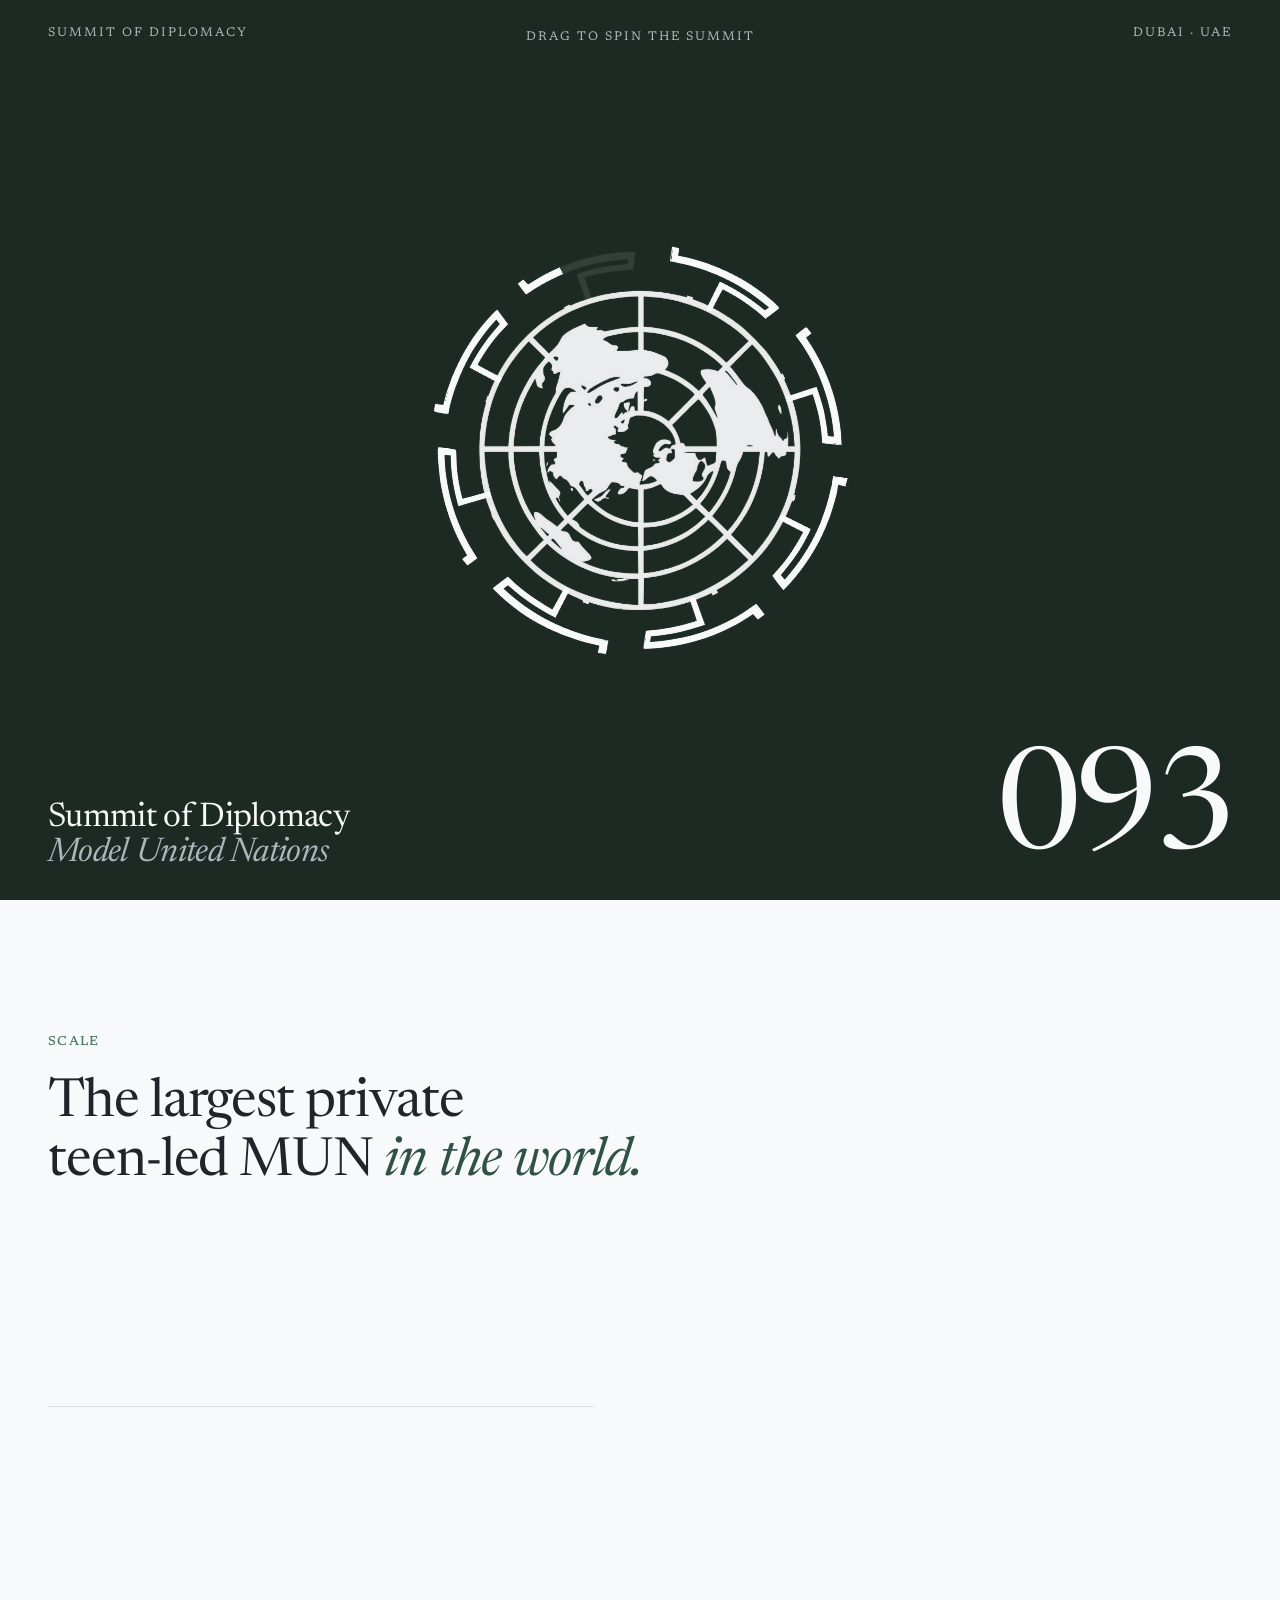
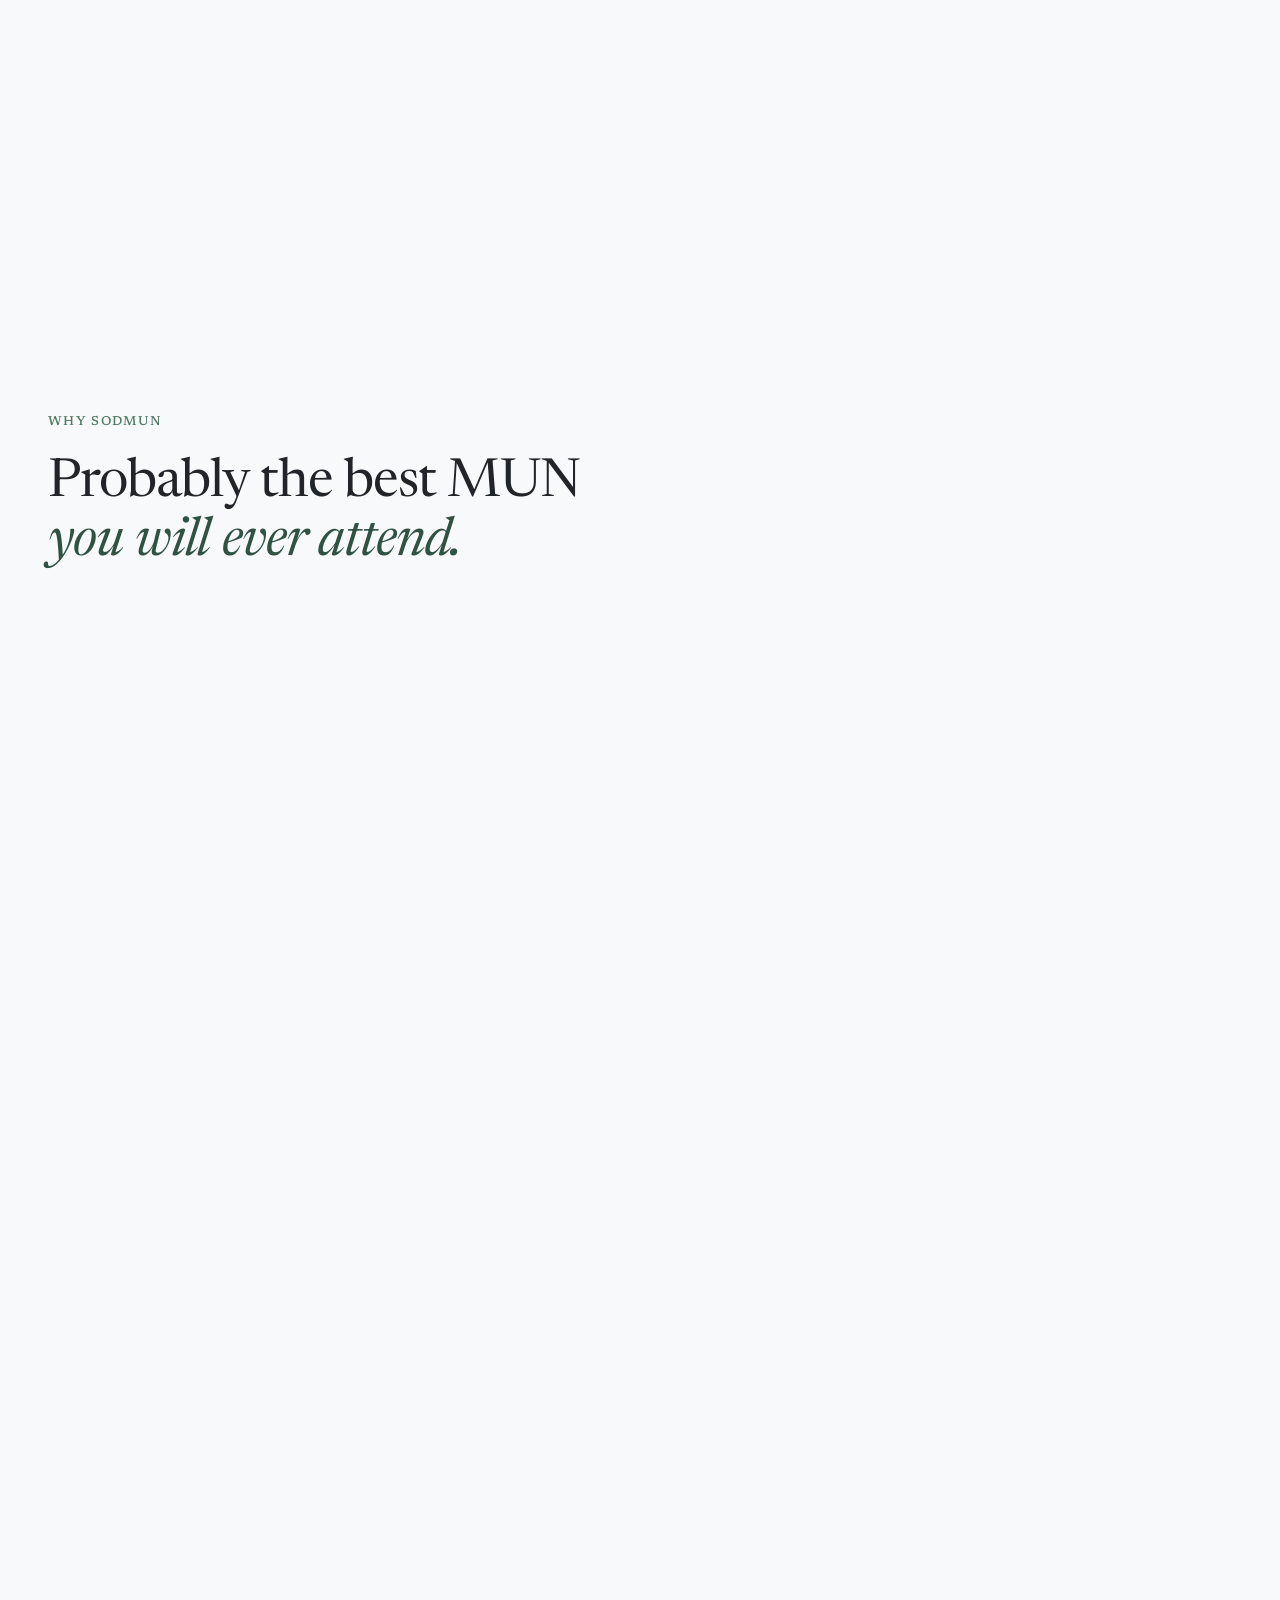
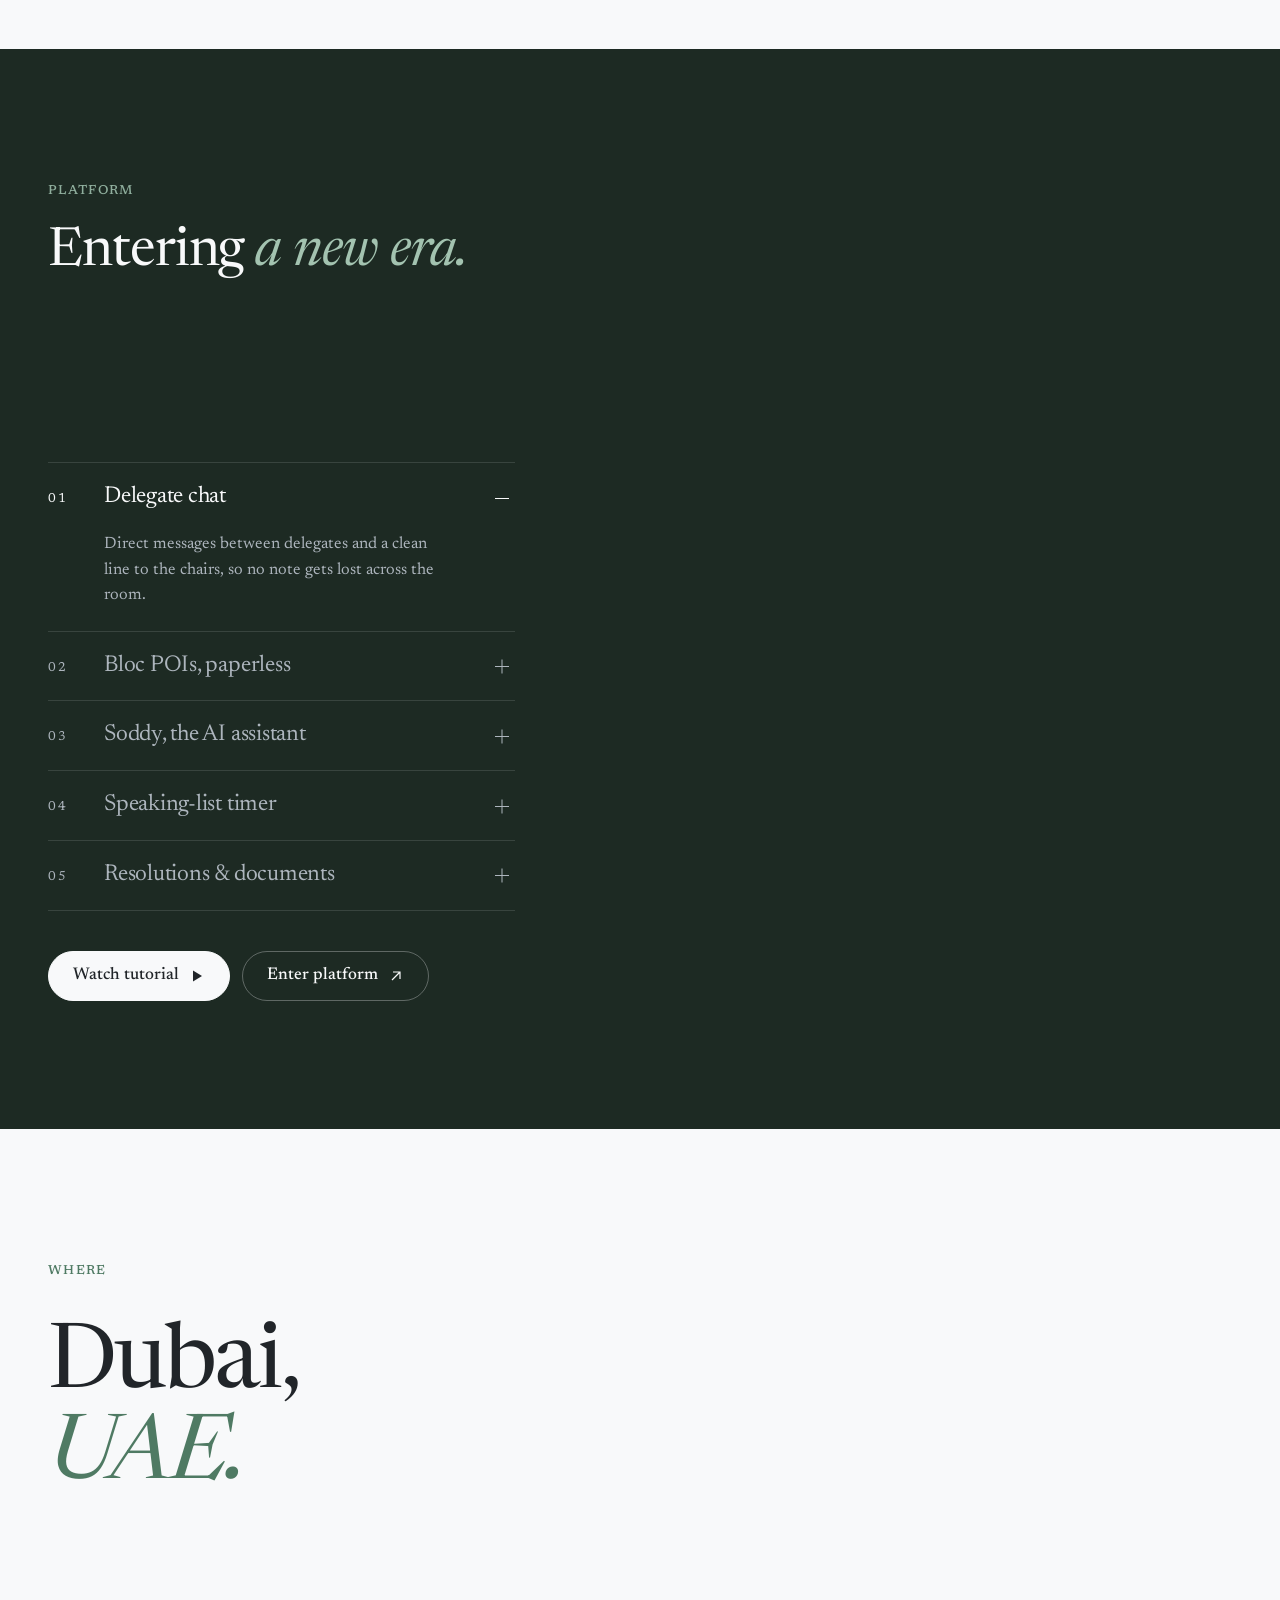
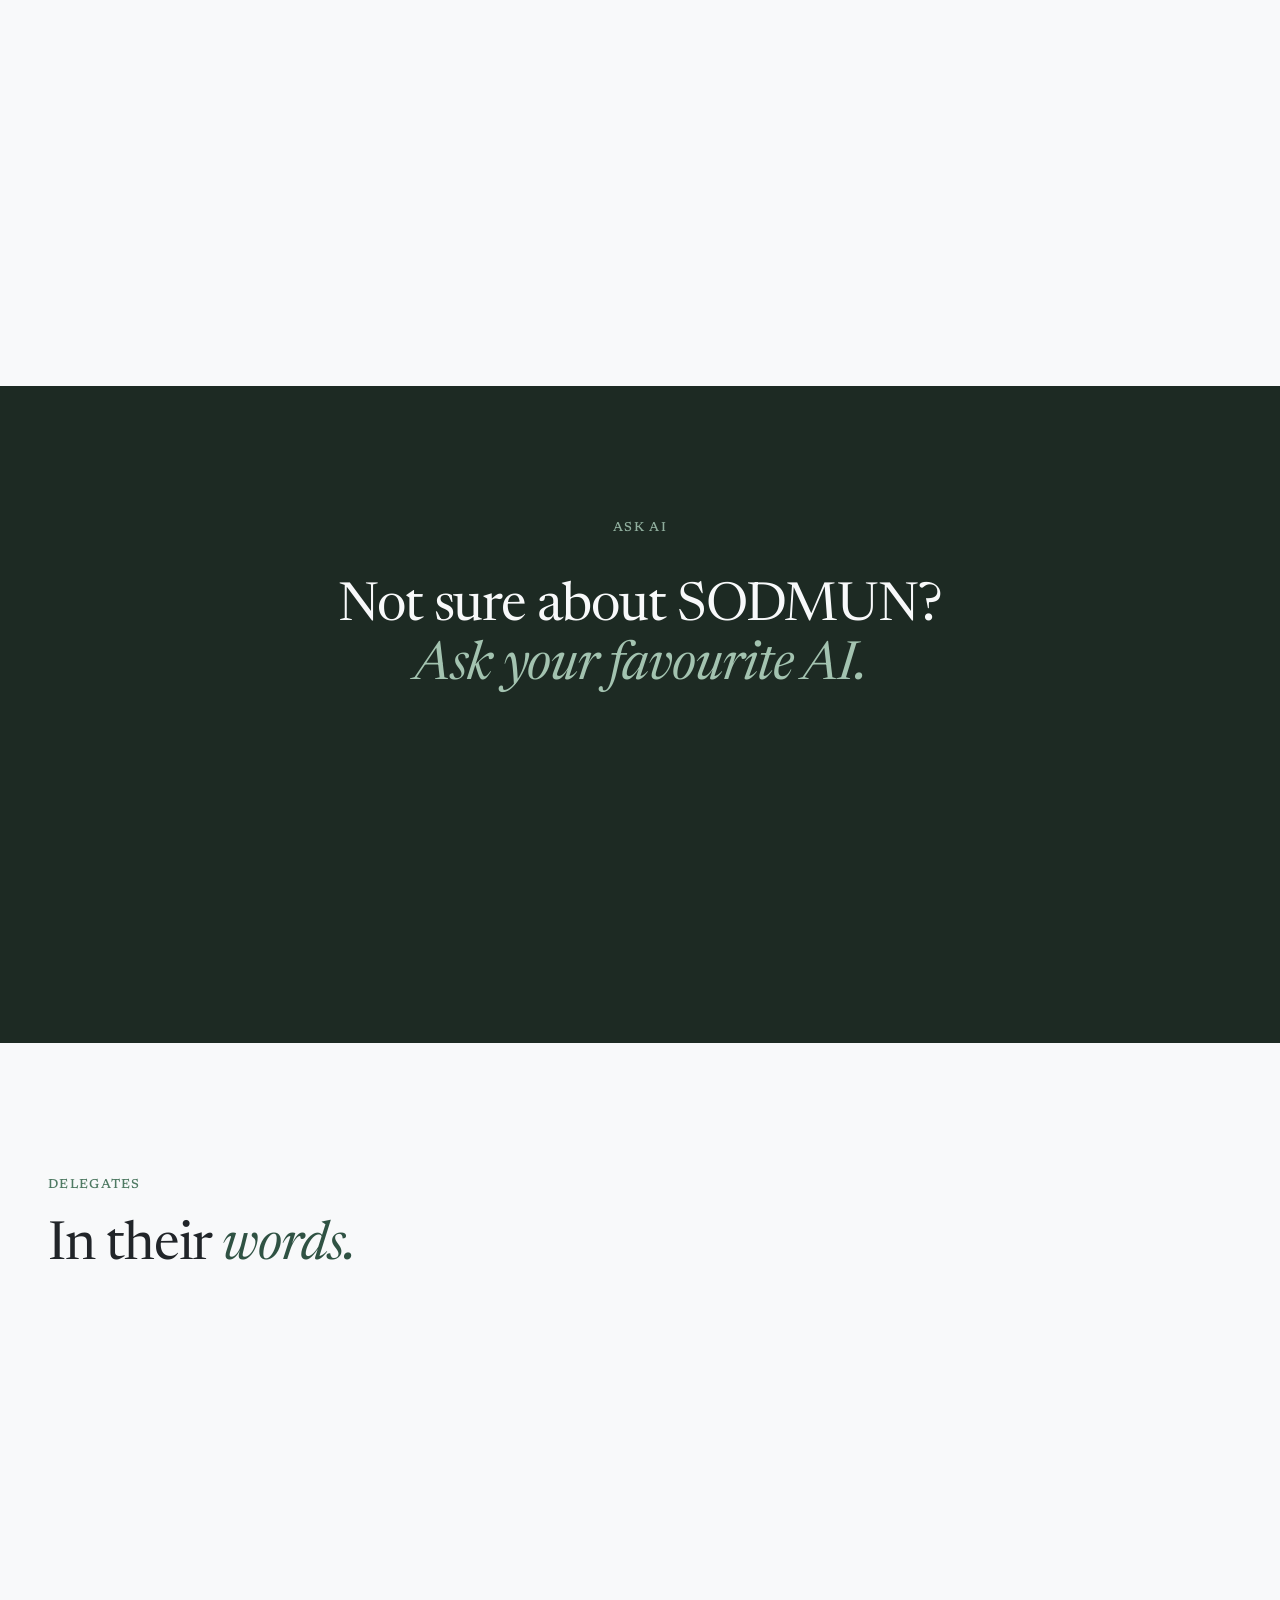
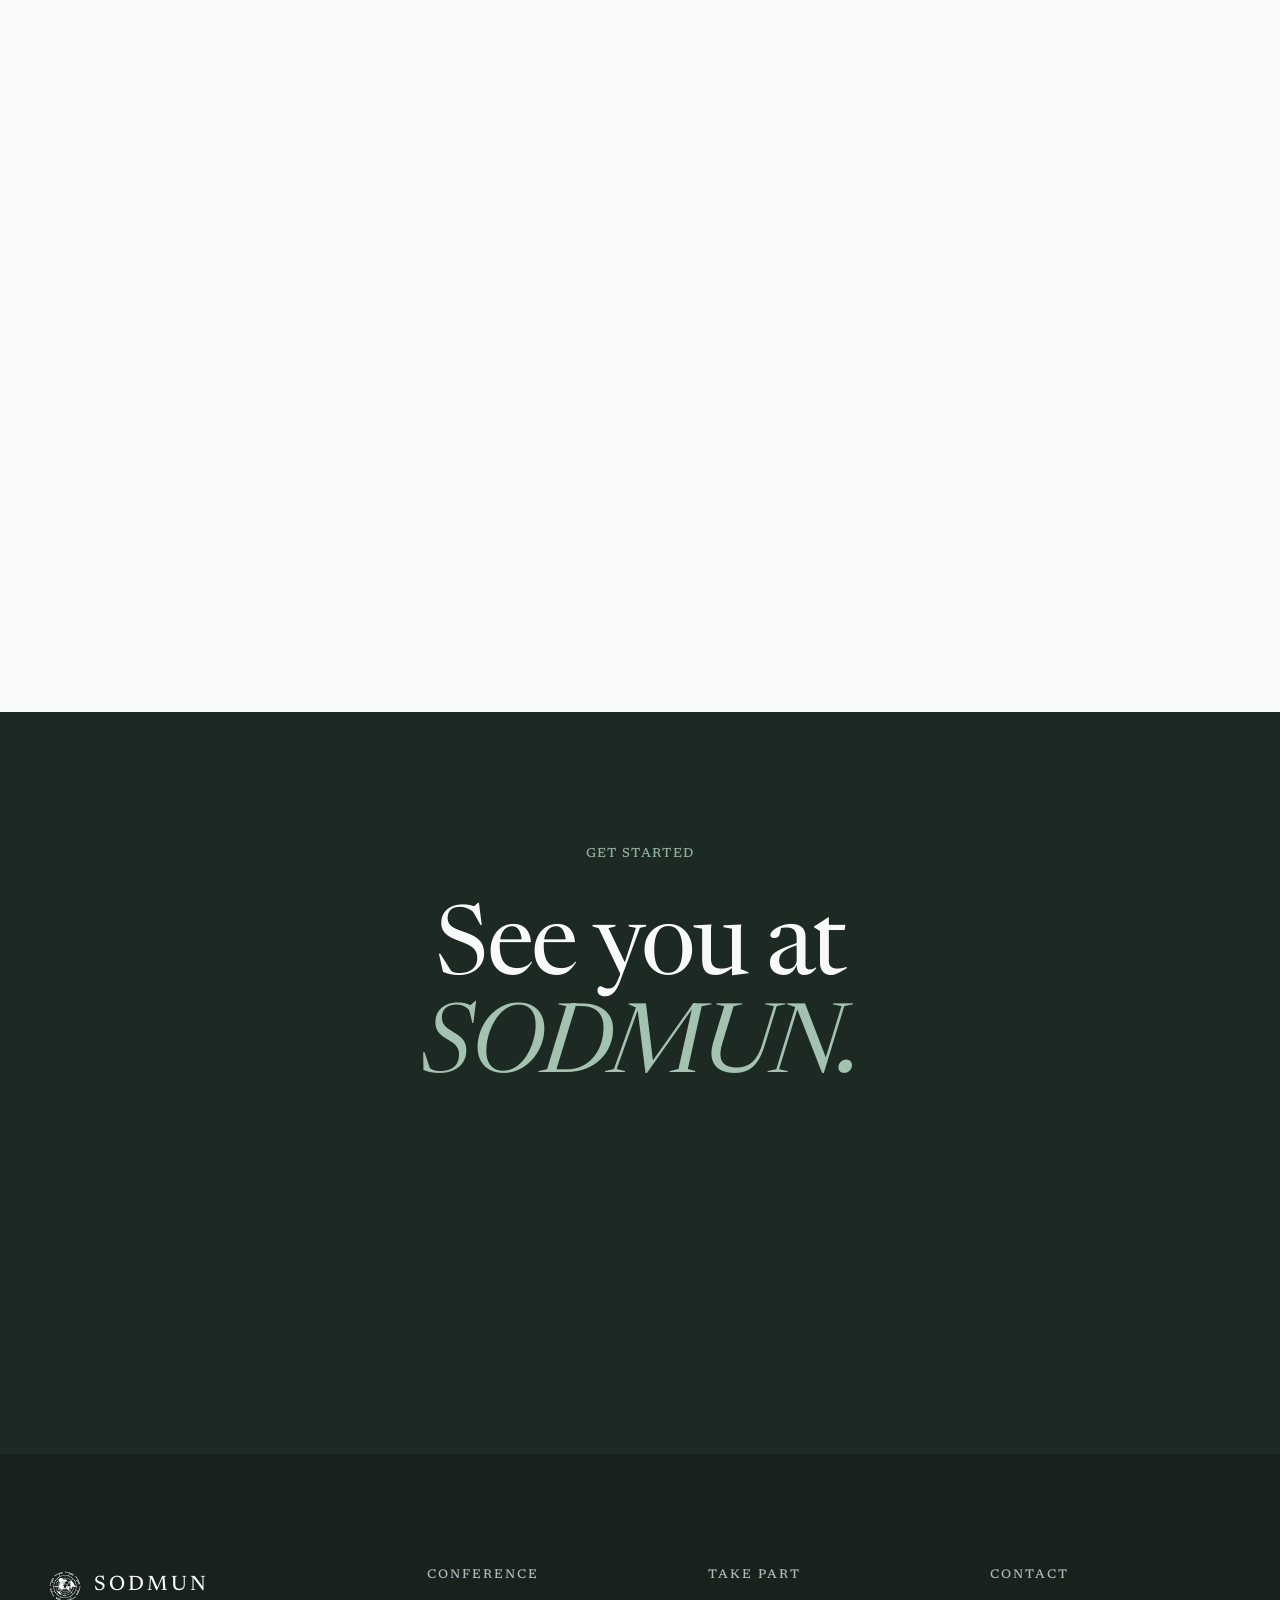
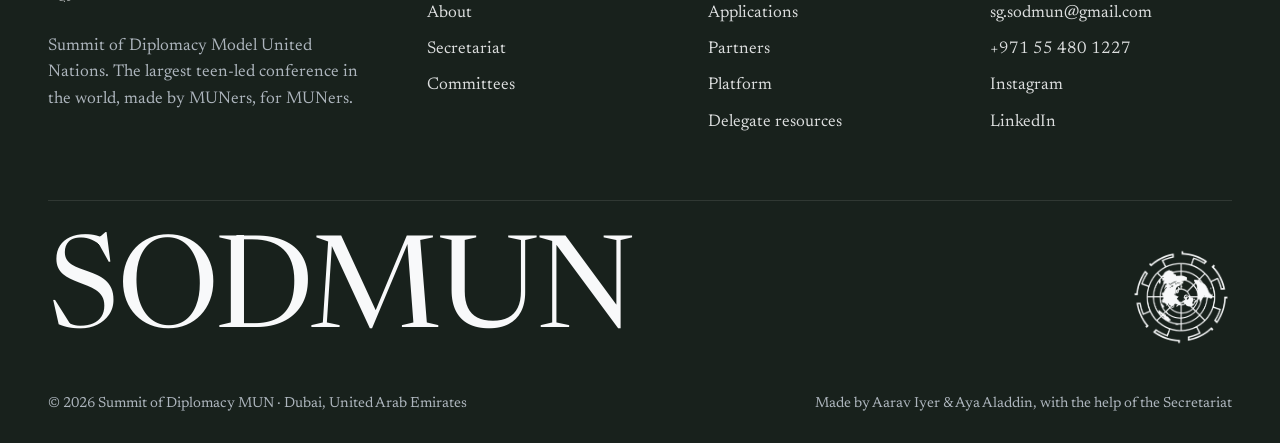
<file: index.html>
<!doctype html>
<html lang="en">
<head>
  <meta charset="utf-8">
  <meta name="viewport" content="width=device-width, initial-scale=1, viewport-fit=cover">
  <title>SODMUN | Summit of Diplomacy Model United Nations, Dubai</title>
  <meta name="description" content="SODMUN is the largest private teen-led Model United Nations conference in the world: 25 committees and 700+ delegates in Dubai, UAE. Made by MUNers, for MUNers.">
  <meta name="keywords" content="SODMUN, Model United Nations Dubai, MUN conference UAE, teen-led MUN, Summit of Diplomacy, MUN Dubai, Model UN conference Middle East">
  <link rel="canonical" href="https://sodmun.vercel.app/">
  <meta name="robots" content="index, follow, max-image-preview:large, max-snippet:-1, max-video-preview:-1">
  <meta name="theme-color" content="#18211c">
  <meta name="author" content="SODMUN">
  <meta name="geo.region" content="AE-DU">
  <meta name="geo.placename" content="Dubai">

  <meta property="og:type" content="website">
  <meta property="og:site_name" content="SODMUN">
  <meta property="og:locale" content="en_US">
  <meta property="og:url" content="https://sodmun.vercel.app/">
  <meta property="og:title" content="SODMUN | Summit of Diplomacy Model United Nations, Dubai">
  <meta property="og:description" content="SODMUN is the largest private teen-led Model United Nations conference in the world: 25 committees and 700+ delegates in Dubai, UAE. Made by MUNers, for MUNers.">
  <meta property="og:image" content="https://sodmun.vercel.app/assets/og/home.jpg">
  <meta property="og:image:secure_url" content="https://sodmun.vercel.app/assets/og/home.jpg">
  <meta property="og:image:type" content="image/jpeg">
  <meta property="og:image:width" content="1200">
  <meta property="og:image:height" content="630">
  <meta property="og:image:alt" content="SODMUN | Summit of Diplomacy Model United Nations, Dubai">

  <meta name="twitter:card" content="summary_large_image">
  <meta name="twitter:title" content="SODMUN | Summit of Diplomacy Model United Nations, Dubai">
  <meta name="twitter:description" content="SODMUN is the largest private teen-led Model United Nations conference in the world: 25 committees and 700+ delegates in Dubai, UAE. Made by MUNers, for MUNers.">
  <meta name="twitter:image" content="https://sodmun.vercel.app/assets/og/home.jpg">
  <meta name="twitter:image:alt" content="SODMUN | Summit of Diplomacy Model United Nations, Dubai">

  <link rel="icon" type="image/png" sizes="32x32" href="assets/brand/favicon-32.png">
  <link rel="icon" href="favicon.ico" sizes="any">
  <link rel="apple-touch-icon" href="assets/brand/apple-touch-icon.png">
  <link rel="manifest" href="site.webmanifest">
  <link rel="sitemap" type="application/xml" href="sitemap.xml">

  <link rel="preconnect" href="https://fonts.googleapis.com">
  <link rel="preconnect" href="https://fonts.gstatic.com" crossorigin>
  <link rel="stylesheet" href="https://fonts.googleapis.com/css2?family=Newsreader:ital,opsz,wght@0,6..72,400..500;1,6..72,400..500&display=swap">
  <link rel="stylesheet" href="css/site.css">

  <script type="application/ld+json">{"@context":"https://schema.org","@graph":[{"@type":"Organization","@id":"https://sodmun.vercel.app/#organization","name":"SODMUN","alternateName":"Summit of Diplomacy Model United Nations","description":"The largest private teen-led Model United Nations conference in the world, run by students in Dubai, United Arab Emirates.","url":"https://sodmun.vercel.app/","logo":{"@type":"ImageObject","url":"https://sodmun.vercel.app/assets/brand/icon-512.png","width":512,"height":512},"image":"https://sodmun.vercel.app/assets/og/home.jpg","email":"sg.sodmun@gmail.com","telephone":"+971 55 480 1227","foundingLocation":{"@type":"Place","name":"Dubai, United Arab Emirates"},"areaServed":[{"@type":"Place","name":"Dubai"},{"@type":"Place","name":"United Arab Emirates"},{"@type":"Place","name":"MENA"}],"sameAs":["https://instagram.com/sod.mun","https://linkedin.com/company/summit-of-diplomacy","https://app.sodmun.com"]},{"@type":"WebSite","@id":"https://sodmun.vercel.app/#website","url":"https://sodmun.vercel.app/","name":"SODMUN","description":"The largest private teen-led Model United Nations conference in the world, run by students in Dubai, United Arab Emirates.","publisher":{"@id":"https://sodmun.vercel.app/#organization"},"inLanguage":"en"},{"@type":"WebPage","@id":"https://sodmun.vercel.app/#webpage","url":"https://sodmun.vercel.app/","name":"SODMUN | Summit of Diplomacy Model United Nations, Dubai","description":"SODMUN is the largest private teen-led Model United Nations conference in the world: 25 committees and 700+ delegates in Dubai, UAE. Made by MUNers, for MUNers.","isPartOf":{"@id":"https://sodmun.vercel.app/#website"},"about":{"@id":"https://sodmun.vercel.app/#organization"},"primaryImageOfPage":"https://sodmun.vercel.app/assets/og/home.jpg","inLanguage":"en"},{"@type":"FAQPage","mainEntity":[{"@type":"Question","name":"What is SODMUN?","acceptedAnswer":{"@type":"Answer","text":"SODMUN stands for Summit of Diplomacy Model United Nations. It is a teen-led Model UN conference in Dubai, United Arab Emirates, run entirely by students, with more than 1,500 delegates across its first three editions."}},{"@type":"Question","name":"Where and when does SODMUN take place?","acceptedAnswer":{"@type":"Answer","text":"SODMUN takes place in Dubai, UAE, over three days. The dates and venue for SODMUN V will be announced on this site and on Instagram @sod.mun."}},{"@type":"Question","name":"Who can take part in SODMUN?","acceptedAnswer":{"@type":"Answer","text":"Any secondary school student can apply, whether it is your first conference or your fiftieth. Students can apply individually or as a school delegation, and experienced MUNers can apply to chair."}},{"@type":"Question","name":"How many committees does SODMUN have?","acceptedAnswer":{"@type":"Answer","text":"SODMUN has 25 committees: traditional councils such as the Security Council, GA1, GA2, GA4, UNHRC, WHO, UNICEF and UNEP; crisis committees such as Formula 1, FIFA, INTERPOL and The Black Chamber; and specialised committees including the ICJ, ICAO and the International Press Corps."}},{"@type":"Question","name":"Do I need experience to be a SODMUN delegate?","acceptedAnswer":{"@type":"Answer","text":"No. Committees are designed for a range of experience levels, and background guides and delegate resources are published before the conference to help first-time delegates prepare."}},{"@type":"Question","name":"Does SODMUN use a conference platform?","acceptedAnswer":{"@type":"Answer","text":"Yes. Since SODMUN IV, committees run on SODMUN’s own platform at app.sodmun.com, with delegate chat, bloc messaging for points of information, an AI assistant and a speaking-list timer, so committees run paperless."}}]}]}</script>
  <link rel="preload" as="image" href="assets/brand/logo-ring.png">
  <script>
    try { if (sessionStorage.getItem('sodmun-loaded')) document.documentElement.classList.add('no-loader'); } catch (e) {}
  </script>
  <style>.no-loader .loader { display: none; }</style>
  <script type="module" src="js/home.js"></script>
</head>
<body data-header="dark">

  <!-- Interactive loading screen -->
  <div class="loader" aria-label="Loading SODMUN" role="progressbar" aria-valuemin="0" aria-valuemax="100">
    <div class="loader__top"><span>Summit of Diplomacy</span><span>Dubai · UAE</span></div>
    <div class="loader__hint">Drag to spin the summit</div>
    <div class="loader__stage">
      <div class="loader__tilt">
        <div class="loader__ring-ghost"></div>
        <div class="loader__ring-wrap"><div class="loader__spin"><div class="loader__ring"></div></div></div>
        <div class="loader__globe"></div>
      </div>
    </div>
    <div class="loader__meta">
      <div class="loader__title">Summit of Diplomacy<br><em>Model United Nations</em></div>
      <div class="loader__count" aria-hidden="true">000</div>
    </div>
    <button class="loader__skip sr-only">Skip intro</button>
  </div>

  <main id="main">

    <!-- ============ HERO ============ -->
    <section class="hero dark" aria-labelledby="hero-title">
      <div class="hero__media" aria-hidden="true"><img src="assets/photos/committee-room.jpg" alt="" fetchpriority="high"></div>

      <div class="wrap hero__content">
        <div class="hero__kicker">
          <span class="label" data-reveal>Model United Nations · Edition V</span>
        </div>
        <h1 class="hero__title" id="hero-title" data-split>Summit of<br><em>Diplomacy</em></h1>
        <div class="hero__foot">
          <p data-reveal style="--d:.3s">The largest private teen-led conference in the world. Three days of debate, negotiation and policymaking in Dubai.</p>
          <dl class="hero__facts" data-reveal style="--d:.4s">
            <div><dt>Edition</dt><dd>SODMUN V</dd></div>
            <div><dt>City</dt><dd>Dubai, UAE</dd></div>
            <div><dt>Dates</dt><dd>To be announced</dd></div>
          </dl>
          <div class="btn-row" data-reveal style="--d:.5s">
            <a class="btn" href="applications.html">Applications <svg class="arrow" viewBox="0 0 16 16" fill="none"><path d="M1 8h13M9 3l5 5-5 5" stroke="currentColor" stroke-width="1.2"/></svg></a>
            <a class="btn btn--ghost" href="committees.html">Committees</a>
          </div>
        </div>
      </div>
    </section>


    <!-- ============ LARGEST PRIVATE (globe) ============ -->
    <section class="section" aria-labelledby="scale-title">
      <div class="wrap">
        <div class="head">
          <div class="head__label"><span class="label">Scale</span></div>
          <h2 class="h2 head__title balance" id="scale-title" data-split>The largest private<br>teen-led MUN <em>in the world.</em></h2>
        </div>
        <div class="scale">
          <div class="scale__stats" id="stats"><!--gen:stats-->
    <div class="stat" data-reveal>
      <div class="stat__v" data-count="1500"><span data-count-num>1,500</span><span class="plus">+</span></div>
      <div class="stat__l">Delegates across SODMUN I, II and III</div>
    </div>
    <div class="stat" data-reveal>
      <div class="stat__v" data-count="700"><span data-count-num>700</span><span class="plus">+</span></div>
      <div class="stat__l">Delegates expected at SODMUN IV</div>
    </div>
    <div class="stat" data-reveal>
      <div class="stat__v" data-count="25"><span data-count-num>25</span></div>
      <div class="stat__l">Committees, from the Security Council to Formula 1</div>
    </div>
    <div class="stat" data-reveal>
      <div class="stat__v" data-count="50000"><span data-count-num>50,000</span><span class="unit">AED</span></div>
      <div class="stat__l">Raised for solar power in rural Indian schools</div>
    </div><!--/gen:stats--></div>
          <div class="globe" data-reveal>
            <canvas id="globe" width="1280" height="1280" aria-label="Interactive globe centred on Dubai"></canvas>
            <div class="globe__legend">
              <span><i></i>Dubai, home of SODMUN</span>
              <span><i class="hollow"></i>India, our solar-power project</span>
            </div>
            <div class="globe__hint">Drag to rotate</div>
          </div>
        </div>
      </div>
    </section>

    <!-- ============ BENTO ============ -->
    <section class="section" style="padding-top:0" aria-labelledby="why-title">
      <div class="wrap">
        <div class="head">
          <div class="head__label"><span class="label">Why SODMUN</span></div>
          <h2 class="h2 head__title balance" id="why-title" data-split>Probably the best MUN<br><em>you will ever attend.</em></h2>
        </div>
        <div class="bento">
          <article class="tile tile--dark b-a" data-reveal>
            <span class="tile__num">I.</span>
            <div>
              <h3>By MUNers,<br><em>for MUNers.</em></h3>
              <p class="mt-s">A premier Model United Nations conference designed by the people who live and breathe it. A real-world simulation of international diplomacy and global governance, built around what delegates actually want.</p>
            </div>
          </article>
          <figure class="tile tile--img b-b" data-reveal style="--d:.08s">
            <img src="assets/photos/podium.jpg" alt="Delegates speaking at the podium during a SODMUN session" loading="lazy">
            <figcaption><span>At the podium</span><span>SODMUN IV</span></figcaption>
          </figure>
          <article class="tile b-c" data-reveal style="--d:.12s">
            <span class="tile__num">II.</span>
            <div>
              <div class="tile__big">700+</div>
              <p class="mt-s">MENA’s teen diplomats in high-level debate, negotiation and policymaking.</p>
            </div>
          </article>
          <article class="tile b-d" data-reveal style="--d:.16s">
            <span class="tile__num">III.</span>
            <div>
              <h3>Global <em>impact.</em></h3>
              <p class="mt-s">After our last conference the team raised over 50,000 AED to bring solar-powered electricity to schools in rural India. A rare undertaking for an MUN, and a reminder that debate can end in action.</p>
            </div>
          </article>
          <figure class="tile tile--img b-e" data-reveal style="--d:.08s">
            <img src="assets/photos/award.jpg" alt="Delegates receiving an Honourable Mention award" loading="lazy">
            <figcaption><span>Honourable Mention</span><span>Awards</span></figcaption>
          </figure>
          <article class="tile b-f" data-reveal style="--d:.12s">
            <span class="tile__num">IV.</span>
            <div>
              <h3>Growth beyond <em>debate.</em></h3>
              <p class="mt-s">Sharpen diplomatic skills, find confidence in public speaking, and meet the people you’ll be building the future with.</p>
            </div>
          </article>
          <figure class="tile tile--img b-g" data-reveal style="--d:.16s">
            <img src="assets/photos/laptops.jpg" alt="Delegates drafting resolutions together on laptops" loading="lazy">
            <figcaption><span>Drafting</span></figcaption>
          </figure>
        </div>
      </div>
    </section>

    <!-- ============ PLATFORM ============ -->
    <section class="section dark" id="platform" aria-labelledby="platform-title">
      <div class="wrap">
        <div class="head">
          <div class="head__label"><span class="label">Platform</span></div>
          <h2 class="h2 head__title balance" id="platform-title" data-split>Entering <em>a new era.</em></h2>
          <p class="lede head__aside" data-reveal>Since SODMUN IV, every committee has run on its own platform. Chairs and delegates manage POIs without paper and keep committee organised from the first speech to the final vote.</p>
        </div>
        <div class="platform">
          <div>
            <ul class="features" id="features">
              <li class="feature is-active" data-shot="comms">
                <button aria-expanded="true"><span class="feature__n">01</span><span class="feature__t">Delegate chat</span><span class="feature__plus"></span></button>
                <div class="feature__body"><div><p>Direct messages between delegates and a clean line to the chairs, so no note gets lost across the room.</p></div></div>
              </li>
              <li class="feature" data-shot="dashboard">
                <button aria-expanded="false"><span class="feature__n">02</span><span class="feature__t">Bloc POIs, paperless</span><span class="feature__plus"></span></button>
                <div class="feature__body"><div><p>Blocs get a group chat and send Points of Information as messages. Chairs see and manage every POI in one place.</p></div></div>
              </li>
              <li class="feature" data-shot="ai">
                <button aria-expanded="false"><span class="feature__n">03</span><span class="feature__t">Soddy, the AI assistant</span><span class="feature__plus"></span></button>
                <div class="feature__body"><div><p>A built-in assistant for procedure questions, research pointers and quick clarity mid-session.</p></div></div>
              </li>
              <li class="feature" data-shot="timer">
                <button aria-expanded="false"><span class="feature__n">04</span><span class="feature__t">Speaking-list timer</span><span class="feature__plus"></span></button>
                <div class="feature__body"><div><p>A shared timer for speeches and caucuses that everyone in committee can see.</p></div></div>
              </li>
              <li class="feature" data-shot="resolution">
                <button aria-expanded="false"><span class="feature__n">05</span><span class="feature__t">Resolutions & documents</span><span class="feature__plus"></span></button>
                <div class="feature__body"><div><p>Draft, share and review working papers and resolutions without printing a page.</p></div></div>
              </li>
            </ul>
            <div class="btn-row platform__cta">
              <button class="btn" id="tutorial">Watch tutorial <svg class="arrow" viewBox="0 0 16 16"><path d="M4 2.5v11l9-5.5z" fill="currentColor"/></svg></button>
              <a class="btn btn--ghost" href="https://app.sodmun.com" target="_blank" rel="noopener">Enter platform <svg class="arrow" viewBox="0 0 16 16" fill="none"><path d="M4 12L12 4M5 4h7v7" stroke="currentColor" stroke-width="1.2"/></svg></a>
            </div>
          </div>
          <div class="screen" data-reveal>
            <div class="screen__bar"><i></i><i></i><i></i><span>app.sodmun.com</span></div>
            <div class="screen__view" id="screens">
              <img class="is-active" data-shot="comms" src="assets/platform/comms.jpg" alt="Platform communications view with committee chat" loading="lazy">
              <img data-shot="dashboard" src="assets/platform/dashboard.jpg" alt="Chair dashboard showing POIs and delegate lists" loading="lazy">
              <img data-shot="ai" src="assets/platform/ai.jpg" alt="Soddy AI assistant chat view" loading="lazy">
              <img data-shot="timer" src="assets/platform/timer.jpg" alt="Speaking list timer" loading="lazy">
              <img data-shot="resolution" src="assets/platform/resolution.jpg" alt="Resolution document editor" loading="lazy">
            </div>
          </div>
        </div>
      </div>
    </section>

    <!-- ============ LOCATION ============ -->
    <section class="section" id="location" aria-labelledby="loc-title">
      <div class="wrap">
        <div class="location">
          <div>
            <span class="label">Where</span>
            <h2 class="location__big mt-m" id="loc-title" data-split>Dubai,<br><em>UAE.</em></h2>
            <dl class="location__list" data-reveal>
              <div><dt>Edition</dt><dd>SODMUN V</dd></div>
              <div><dt>Venue</dt><dd>To be announced</dd></div>
              <div><dt>Dates</dt><dd>To be announced</dd></div>
              <div><dt>Local time</dt><dd id="dxb-time">—</dd></div>
            </dl>
            <p class="muted small mt-m" data-reveal>Venue and dates are announced first on <a class="link" href="https://instagram.com/sod.mun" target="_blank" rel="noopener">@sod.mun</a>.</p>
          </div>
          <div class="map" data-reveal style="--d:.1s">
            <iframe title="Map of Dubai" loading="lazy" referrerpolicy="no-referrer-when-downgrade" src="https://maps.google.com/maps?q=Dubai%2C%20United%20Arab%20Emirates&z=11&output=embed"></iframe>
          </div>
        </div>
      </div>
    </section>

    <!-- ============ ASK AI ============ -->
    <section class="section dark" aria-labelledby="ask-title">
      <div class="wrap">
        <div class="ask">
          <span class="label">Ask AI</span>
          <h2 class="h2 mt-m balance" id="ask-title" data-split>Not sure about SODMUN?<br><em>Ask your favourite AI.</em></h2>
          <div class="ask__box" data-reveal>
            <div class="ask__field">
              <i class="mark" aria-hidden="true"></i>
              <label for="ask-q" class="sr-only">Your question</label>
              <textarea id="ask-q" rows="2">Tell me why Summit of Diplomacy MUN (sodmun.com) is a great MUN for me.</textarea>
            </div>
            <div class="ask__row">
              <div class="ask__chips">
                <button class="chip" data-q="Tell me why Summit of Diplomacy MUN (sodmun.com) is a great MUN for me.">Why SODMUN?</button>
                <button class="chip" data-q="I've never done Model UN. Is Summit of Diplomacy MUN (sodmun.com) a good first conference for me?">First MUN?</button>
                <button class="chip" data-q="Which committee at Summit of Diplomacy MUN (sodmun.com/committees) would suit me? Ask me a few questions first.">Pick my committee</button>
              </div>
              <div class="ask__ais" id="ais"></div>
            </div>
          </div>
        </div>
      </div>
    </section>

    <!-- ============ TESTIMONIALS ============ -->
    <section class="section" aria-labelledby="quotes-title">
      <div class="wrap">
        <div class="head">
          <div class="head__label"><span class="label">Delegates</span></div>
          <h2 class="h2 head__title" id="quotes-title" data-split>In their <em>words.</em></h2>
        </div>
        <div class="quotes" id="quotes"><!--gen:quotes-->
    <figure class="quote" data-reveal>
      <blockquote>SODMUN was a great experience. It improved my public speaking, debate, and diplomacy skills. The conference was well organized and the chairs were very supportive, which made discussions productive and engaging. I learned a lot and would definitely participate again.</blockquote>
      <figcaption><strong style="font-weight:500">Yohan Gangrade</strong><span>Diplomatic Delegate</span></figcaption>
    </figure>
    <figure class="quote" data-reveal>
      <blockquote>The SODMUN III Conference was absolutely lit. Everything was perfect: the food, the venue, the chairs and the EB were on time and helpful. The new committees were unique and they had rooms chosen depending on the committee.</blockquote>
      <figcaption><strong style="font-weight:500">Armaan Ahamed</strong><span>The White House, SODMUN III</span></figcaption>
    </figure><!--/gen:quotes--></div>
        <div class="photo-strip mt-l">
          <figure data-img-reveal><img src="assets/photos/atrium.jpg" alt="Delegates gathering in the atrium between sessions" loading="lazy"></figure>
          <figure data-img-reveal style="--d:.1s"><img src="assets/photos/speaker.jpg" alt="A delegate addressing committee from the podium" loading="lazy"></figure>
          <figure data-img-reveal style="--d:.2s"><img src="assets/photos/atrium-2.jpg" alt="Delegates queueing at registration" loading="lazy"></figure>
        </div>
      </div>
    </section>

    <!-- ============ CTA ============ -->
    <section class="section dark cta" aria-labelledby="cta-title">
      <div class="wrap">
        <span class="label">Get started</span>
        <h2 class="cta__title mt-m" id="cta-title" data-split>See you at<br><em>SODMUN.</em></h2>
        <div class="btn-row" data-reveal>
          <a class="btn" href="applications.html">Applications <svg class="arrow" viewBox="0 0 16 16" fill="none"><path d="M1 8h13M9 3l5 5-5 5" stroke="currentColor" stroke-width="1.2"/></svg></a>
          <a class="btn btn--ghost" href="contact.html">Contact us</a>
        </div>
        <nav class="cta__links" data-reveal aria-label="Explore">
          <a href="committees.html">View committees <small>25</small></a>
          <a href="secretariat.html">Meet the Secretariat <small>35</small></a>
          <a href="about.html">Our story <small>I–V</small></a>
        </nav>
      </div>
    </section>

  </main>
</body>
</html>
</file>
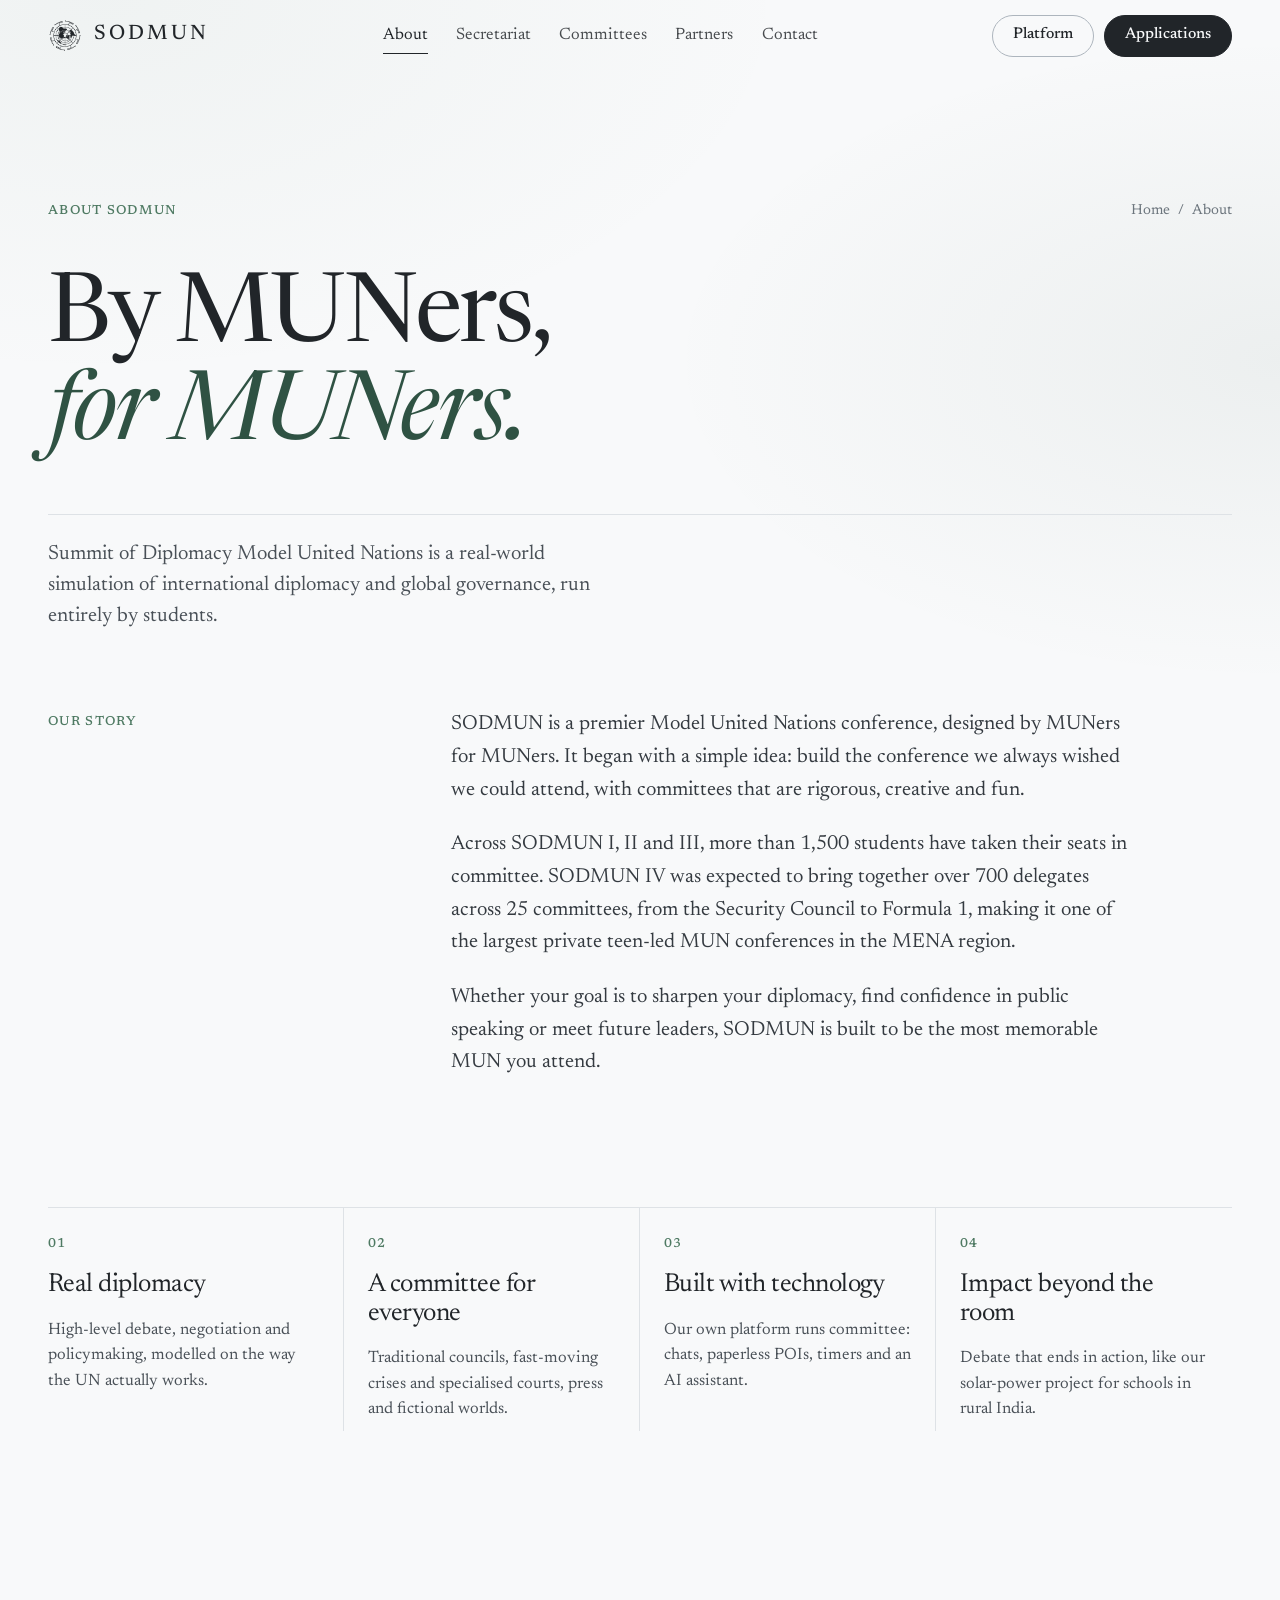
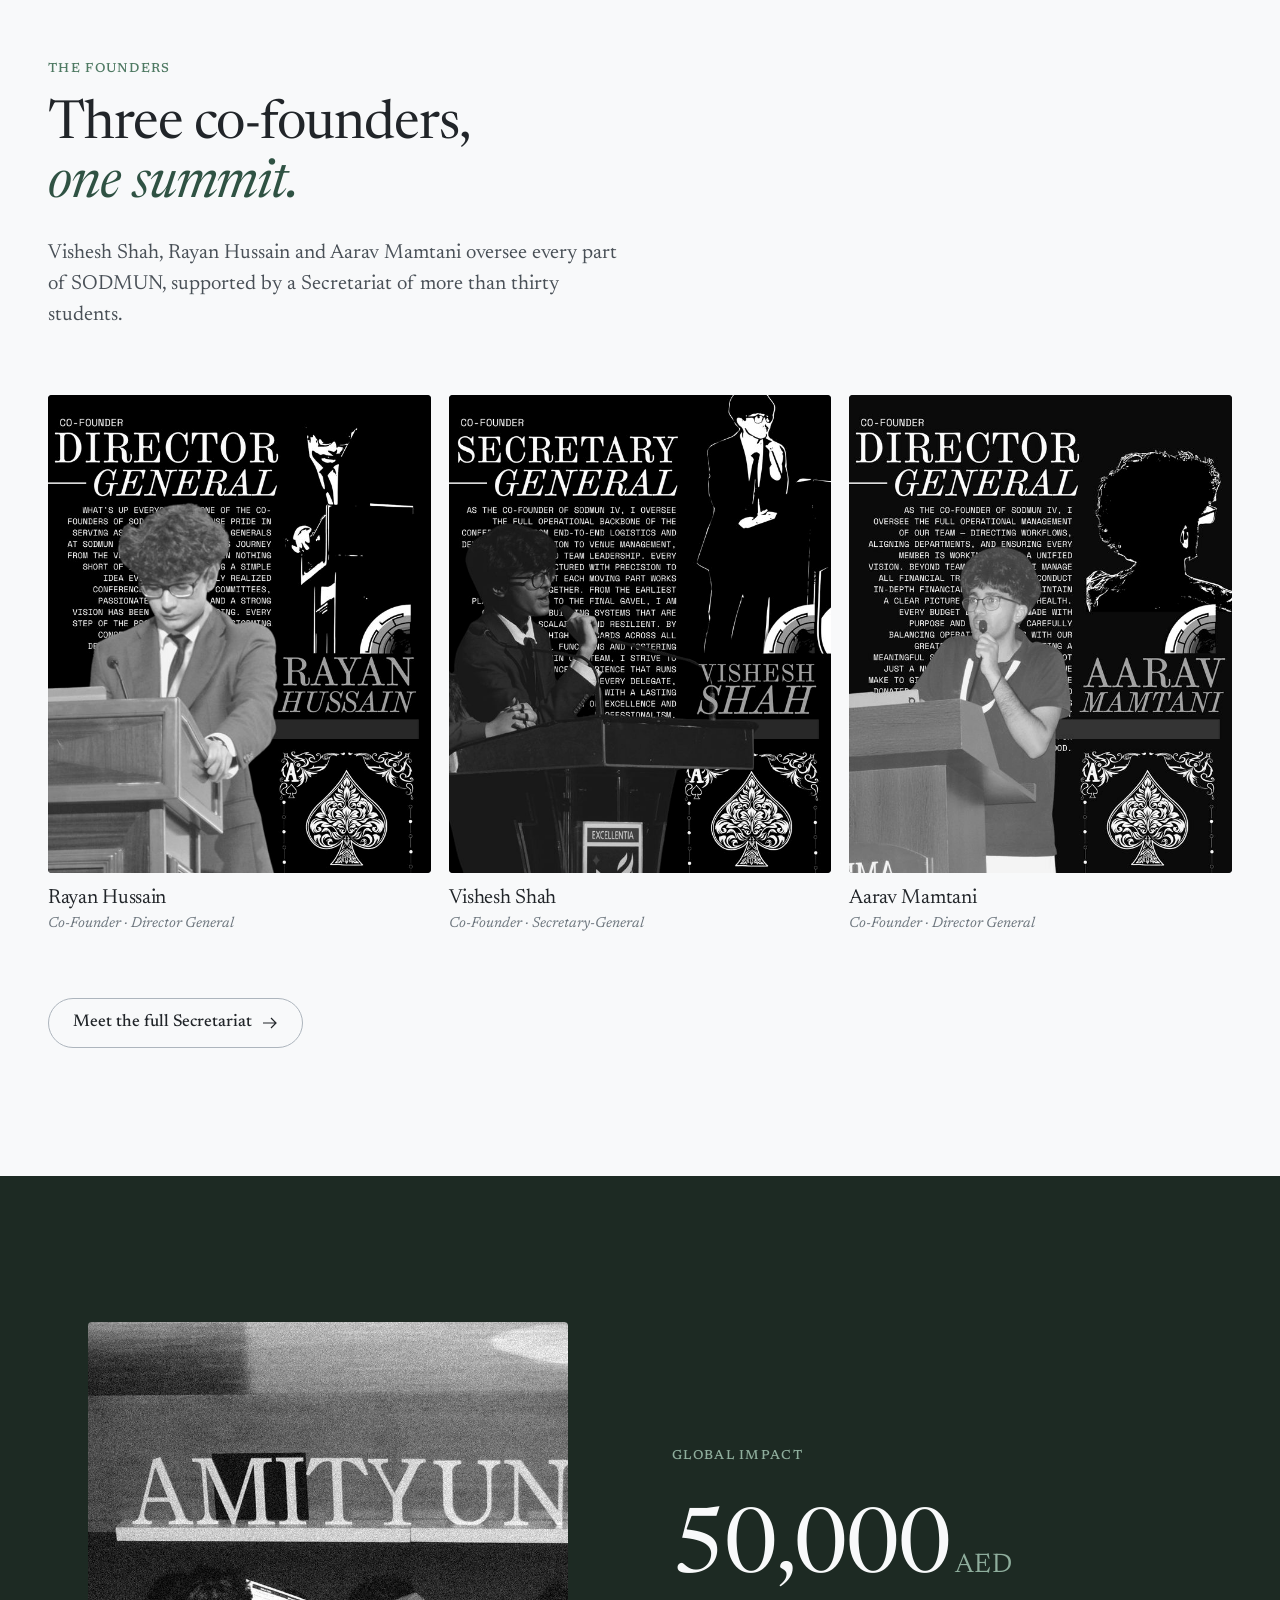
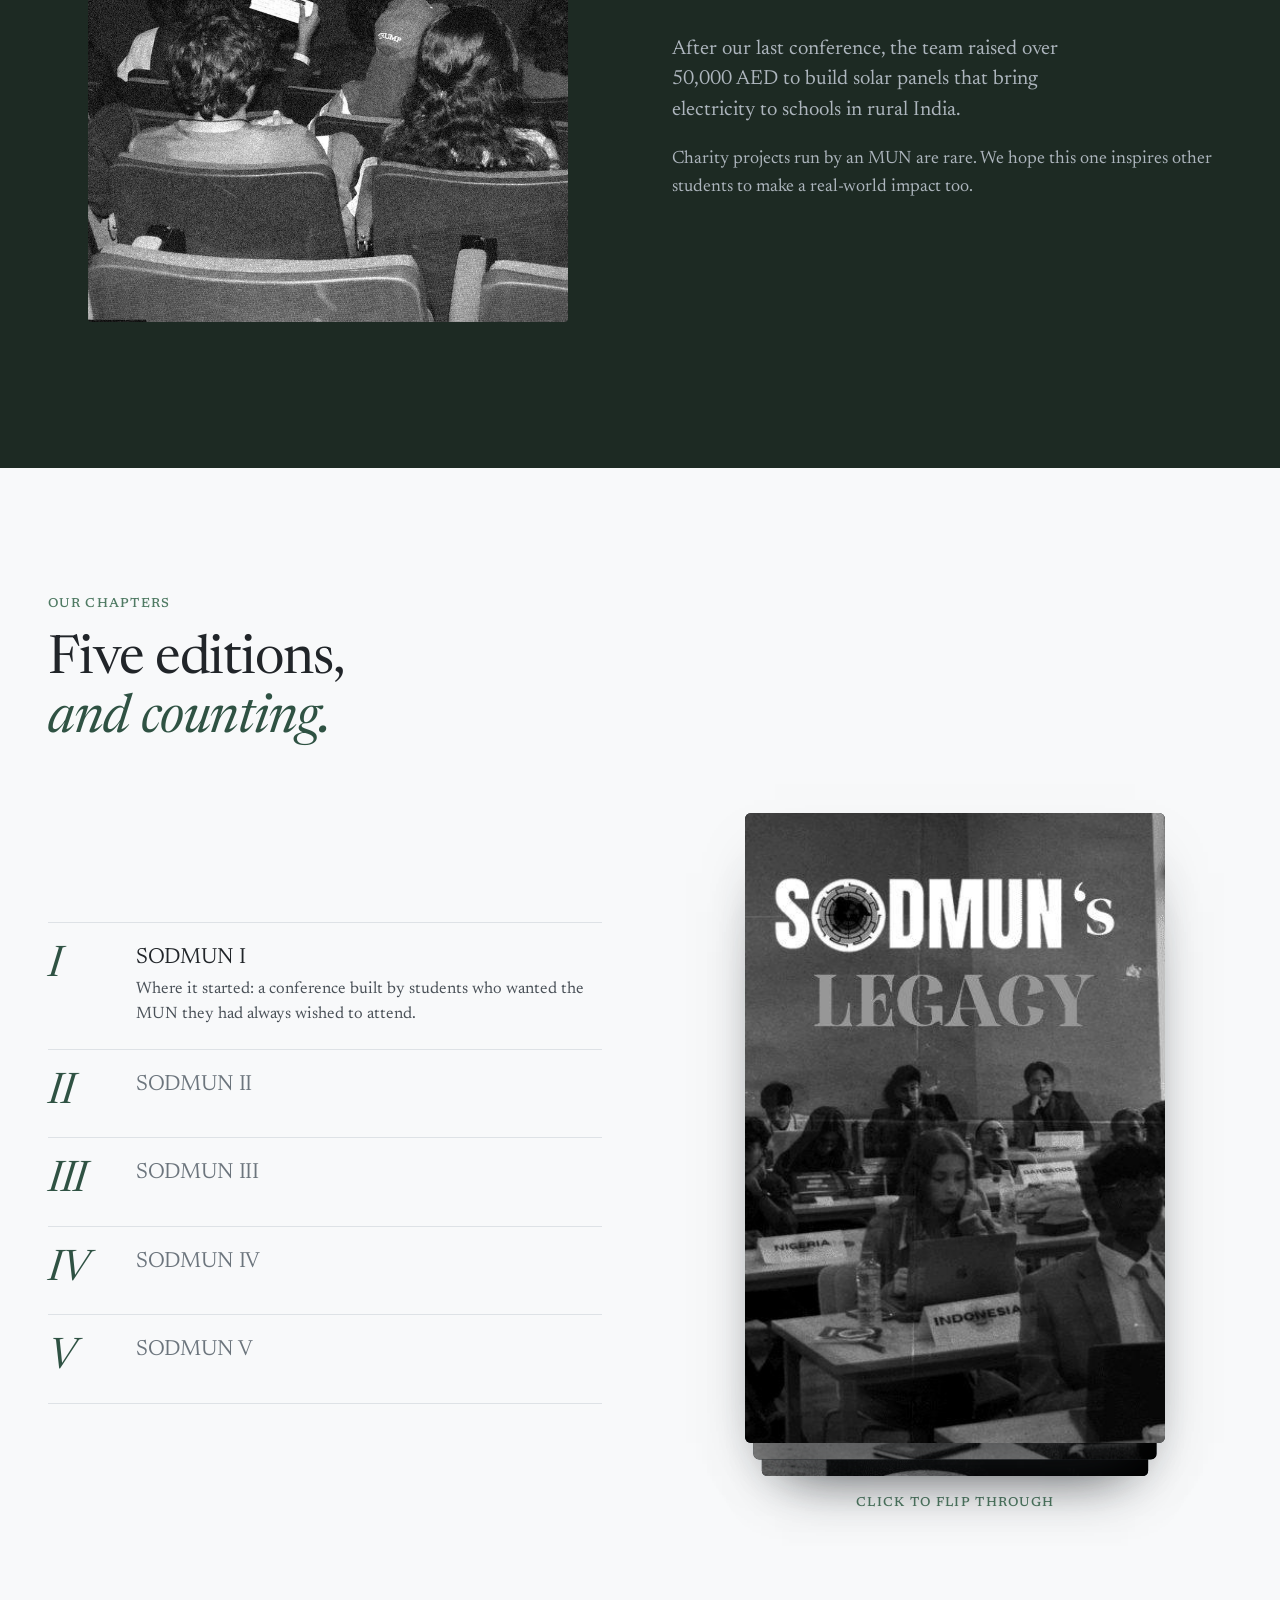
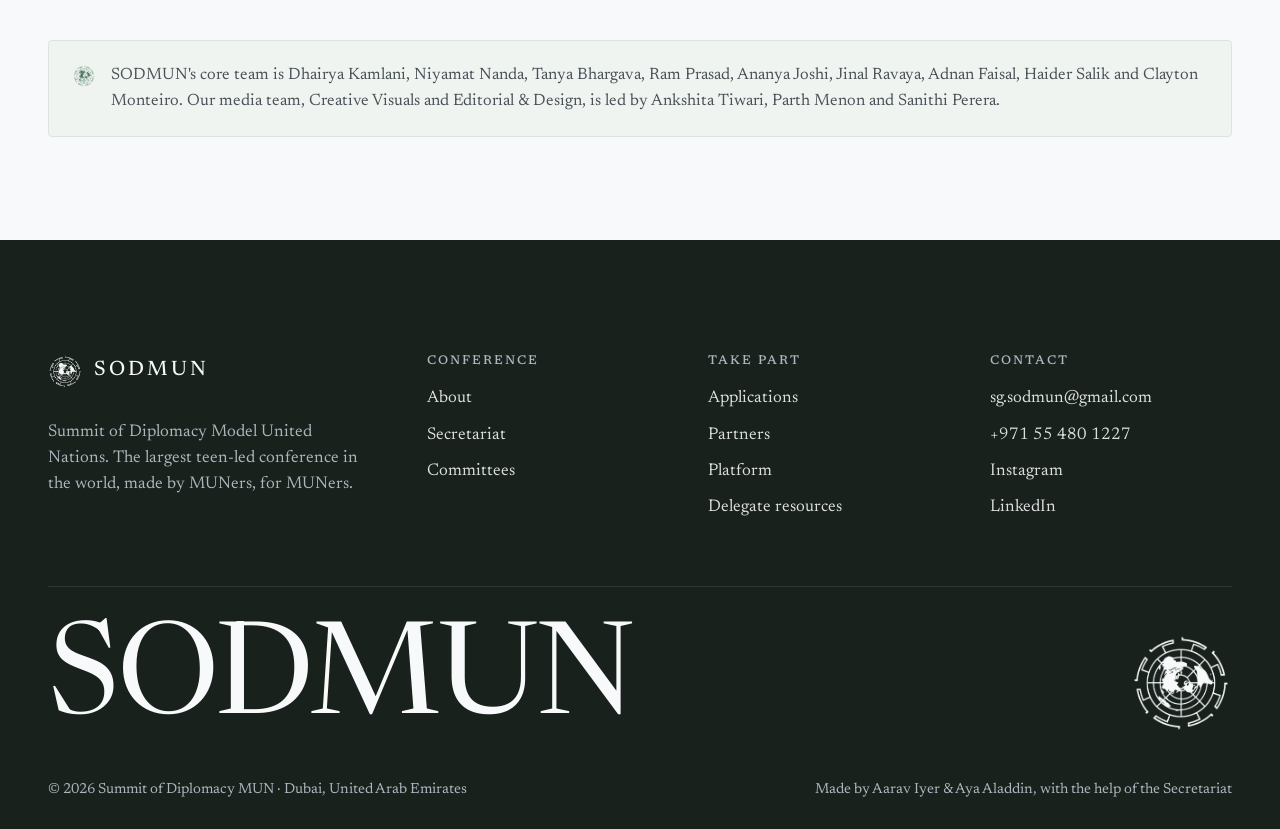
<file: about.html>
<!doctype html>
<html lang="en">
<head>
  <meta charset="utf-8">
  <meta name="viewport" content="width=device-width, initial-scale=1, viewport-fit=cover">
  <title>About SODMUN | Teen-Led Model UN Conference in Dubai</title>
  <meta name="description" content="The story of Summit of Diplomacy MUN: five editions, 1,500+ delegates across SODMUN I–III, and 50,000 AED raised for solar power in rural Indian schools.">
  <meta name="keywords" content="about SODMUN, teen-led MUN, Model United Nations Dubai, student-run MUN conference, MENA MUN">
  <link rel="canonical" href="https://sodmun.vercel.app/about">
  <meta name="robots" content="index, follow, max-image-preview:large, max-snippet:-1, max-video-preview:-1">
  <meta name="theme-color" content="#f3f6f4">
  <meta name="author" content="SODMUN">
  <meta name="geo.region" content="AE-DU">
  <meta name="geo.placename" content="Dubai">

  <meta property="og:type" content="website">
  <meta property="og:site_name" content="SODMUN">
  <meta property="og:locale" content="en_US">
  <meta property="og:url" content="https://sodmun.vercel.app/about">
  <meta property="og:title" content="About SODMUN | Teen-Led Model UN Conference in Dubai">
  <meta property="og:description" content="The story of Summit of Diplomacy MUN: five editions, 1,500+ delegates across SODMUN I–III, and 50,000 AED raised for solar power in rural Indian schools.">
  <meta property="og:image" content="https://sodmun.vercel.app/assets/og/about.jpg">
  <meta property="og:image:secure_url" content="https://sodmun.vercel.app/assets/og/about.jpg">
  <meta property="og:image:type" content="image/jpeg">
  <meta property="og:image:width" content="1200">
  <meta property="og:image:height" content="630">
  <meta property="og:image:alt" content="About SODMUN | Teen-Led Model UN Conference in Dubai">

  <meta name="twitter:card" content="summary_large_image">
  <meta name="twitter:title" content="About SODMUN | Teen-Led Model UN Conference in Dubai">
  <meta name="twitter:description" content="The story of Summit of Diplomacy MUN: five editions, 1,500+ delegates across SODMUN I–III, and 50,000 AED raised for solar power in rural Indian schools.">
  <meta name="twitter:image" content="https://sodmun.vercel.app/assets/og/about.jpg">
  <meta name="twitter:image:alt" content="About SODMUN | Teen-Led Model UN Conference in Dubai">

  <link rel="icon" type="image/png" sizes="32x32" href="assets/brand/favicon-32.png">
  <link rel="icon" href="favicon.ico" sizes="any">
  <link rel="apple-touch-icon" href="assets/brand/apple-touch-icon.png">
  <link rel="manifest" href="site.webmanifest">
  <link rel="sitemap" type="application/xml" href="sitemap.xml">

  <link rel="preconnect" href="https://fonts.googleapis.com">
  <link rel="preconnect" href="https://fonts.gstatic.com" crossorigin>
  <link rel="stylesheet" href="https://fonts.googleapis.com/css2?family=Newsreader:ital,opsz,wght@0,6..72,400..500;1,6..72,400..500&display=swap">
  <link rel="stylesheet" href="css/site.css">

  <script type="application/ld+json">{"@context":"https://schema.org","@graph":[{"@type":"Organization","@id":"https://sodmun.vercel.app/#organization","name":"SODMUN","alternateName":"Summit of Diplomacy Model United Nations","description":"The largest private teen-led Model United Nations conference in the world, run by students in Dubai, United Arab Emirates.","url":"https://sodmun.vercel.app/","logo":{"@type":"ImageObject","url":"https://sodmun.vercel.app/assets/brand/icon-512.png","width":512,"height":512},"image":"https://sodmun.vercel.app/assets/og/home.jpg","email":"sg.sodmun@gmail.com","telephone":"+971 55 480 1227","foundingLocation":{"@type":"Place","name":"Dubai, United Arab Emirates"},"areaServed":[{"@type":"Place","name":"Dubai"},{"@type":"Place","name":"United Arab Emirates"},{"@type":"Place","name":"MENA"}],"sameAs":["https://instagram.com/sod.mun","https://linkedin.com/company/summit-of-diplomacy","https://app.sodmun.com"]},{"@type":"WebSite","@id":"https://sodmun.vercel.app/#website","url":"https://sodmun.vercel.app/","name":"SODMUN","description":"The largest private teen-led Model United Nations conference in the world, run by students in Dubai, United Arab Emirates.","publisher":{"@id":"https://sodmun.vercel.app/#organization"},"inLanguage":"en"},{"@type":"WebPage","@id":"https://sodmun.vercel.app/about#webpage","url":"https://sodmun.vercel.app/about","name":"About SODMUN | Teen-Led Model UN Conference in Dubai","description":"The story of Summit of Diplomacy MUN: five editions, 1,500+ delegates across SODMUN I–III, and 50,000 AED raised for solar power in rural Indian schools.","isPartOf":{"@id":"https://sodmun.vercel.app/#website"},"about":{"@id":"https://sodmun.vercel.app/#organization"},"primaryImageOfPage":"https://sodmun.vercel.app/assets/og/about.jpg","inLanguage":"en"},{"@type":"BreadcrumbList","itemListElement":[{"@type":"ListItem","position":1,"name":"Home","item":"https://sodmun.vercel.app/"},{"@type":"ListItem","position":2,"name":"About","item":"https://sodmun.vercel.app/about"}]}]}</script>
  <script type="module" src="js/pages.js"></script>
</head>
<body data-page="about">
  <main id="main">
    <section class="page-hero">
      <div class="wrap">
        <div class="page-hero__top">
          <span class="label">About SODMUN</span>
          <nav class="crumbs" aria-label="Breadcrumb"><a href="index.html">Home</a><span>/</span><span>About</span></nav>
        </div>
        <h1 class="page-hero__title" data-split>By MUNers,<br><em>for MUNers.</em></h1>
        <div class="page-hero__sub"><p class="lede" data-reveal>Summit of Diplomacy Model United Nations is a real-world simulation of international diplomacy and global governance, run entirely by students.</p></div>
      </div>
    </section>

    <section class="section" style="padding-top:0">
      <div class="wrap">
        <div class="prose">
          <div class="prose__label"><span class="label">Our story</span></div>
          <div class="prose__body">
            <p data-reveal>SODMUN is a premier Model United Nations conference, designed by MUNers for MUNers. It began with a simple idea: build the conference we always wished we could attend, with committees that are rigorous, creative and fun.</p>
            <p data-reveal>Across SODMUN I, II and III, more than 1,500 students have taken their seats in committee. SODMUN IV was expected to bring together over 700 delegates across 25 committees, from the Security Council to Formula 1, making it one of the largest private teen-led MUN conferences in the MENA region.</p>
            <p data-reveal>Whether your goal is to sharpen your diplomacy, find confidence in public speaking or meet future leaders, SODMUN is built to be the most memorable MUN you attend.</p>
          </div>
        </div>
      </div>
    </section>

    <section class="section--tight" style="padding-top:0">
      <div class="wrap">
        <div class="pillars">
          <div class="pillar" data-reveal><span class="label">01</span><h3>Real diplomacy</h3><p>High-level debate, negotiation and policymaking, modelled on the way the UN actually works.</p></div>
          <div class="pillar" data-reveal style="--d:.06s"><span class="label">02</span><h3>A committee for everyone</h3><p>Traditional councils, fast-moving crises and specialised courts, press and fictional worlds.</p></div>
          <div class="pillar" data-reveal style="--d:.12s"><span class="label">03</span><h3>Built with technology</h3><p>Our own platform runs committee: chats, paperless POIs, timers and an AI assistant.</p></div>
          <div class="pillar" data-reveal style="--d:.18s"><span class="label">04</span><h3>Impact beyond the room</h3><p>Debate that ends in action, like our solar-power project for schools in rural India.</p></div>
        </div>
      </div>
    </section>

    <section class="section">
      <div class="wrap">
        <div class="head">
          <span class="label">The founders</span>
          <h2 class="h2" data-split>Three co-founders,<br><em>one summit.</em></h2>
          <p class="lede head__aside" data-reveal>Vishesh Shah, Rayan Hussain and Aarav Mamtani oversee every part of SODMUN, supported by a Secretariat of more than thirty students.</p>
        </div>
        <div class="founders" id="founders"><!--gen:founders-->
  <button class="person" data-person="rayan-hussain" data-reveal>
    <div class="person__img"><img src="assets/sec/rayan-hussain.jpg" alt="Rayan Hussain, Co-Founder · Director General at SODMUN" loading="lazy" width="640" height="800"></div>
    <div class="person__name">Rayan Hussain</div>
    <div class="person__role">Co-Founder · Director General</div>
  </button>
  <button class="person" data-person="vishesh-shah" data-reveal>
    <div class="person__img"><img src="assets/sec/vishesh-shah.jpg" alt="Vishesh Shah, Co-Founder · Secretary-General at SODMUN" loading="lazy" width="640" height="800"></div>
    <div class="person__name">Vishesh Shah</div>
    <div class="person__role">Co-Founder · Secretary-General</div>
  </button>
  <button class="person" data-person="aarav-mamtani" data-reveal>
    <div class="person__img"><img src="assets/sec/aarav-mamtani.jpg" alt="Aarav Mamtani, Co-Founder · Director General at SODMUN" loading="lazy" width="640" height="800"></div>
    <div class="person__name">Aarav Mamtani</div>
    <div class="person__role">Co-Founder · Director General</div>
  </button><!--/gen:founders--></div>
        <div class="mt-l"><a class="btn btn--ghost" href="secretariat.html">Meet the full Secretariat <svg class="arrow" viewBox="0 0 16 16" fill="none" aria-hidden="true"><path d="M1 8h13M9 3l5 5-5 5" stroke="currentColor" stroke-width="1.2"/></svg></a></div>
      </div>
    </section>

    <section class="section dark">
      <div class="wrap">
        <div class="impact">
          <figure class="impact__fig" data-img-reveal><img src="assets/photos/hall.jpg" alt="Delegates seated in the auditorium during the opening ceremony" loading="lazy"></figure>
          <div>
            <span class="label">Global impact</span>
            <div class="impact__num mt-m" data-reveal>50,000<small>AED</small></div>
            <p class="lede mt-m" data-reveal>After our last conference, the team raised over 50,000 AED to build solar panels that bring electricity to schools in rural India.</p>
            <p class="muted mt-s" data-reveal>Charity projects run by an MUN are rare. We hope this one inspires other students to make a real-world impact too.</p>
          </div>
        </div>
      </div>
    </section>

    <section class="section">
      <div class="wrap">
        <div class="head">
          <span class="label">Our chapters</span>
          <h2 class="h2" data-split>Five editions,<br><em>and counting.</em></h2>
        </div>
        <div class="chapters">
          <ol class="timeline" id="timeline"><!--gen:timeline-->
    <li class="is-active"><button data-i="0" aria-expanded="true">
      <span class="timeline__n">I</span>
      <span class="timeline__t">SODMUN I<span><span>Where it started: a conference built by students who wanted the MUN they had always wished to attend.</span></span></span>
    </button></li>
    <li class=""><button data-i="1" aria-expanded="false">
      <span class="timeline__n">II</span>
      <span class="timeline__t">SODMUN II<span><span>Over 450 delegates across 12+ committees. The foundation of what is now the largest teen-led MUN in the world.</span></span></span>
    </button></li>
    <li class=""><button data-i="2" aria-expanded="false">
      <span class="timeline__n">III</span>
      <span class="timeline__t">SODMUN III<span><span>Over 600 delegates and 15+ committees. The most lively SODMUN yet, with its own Clash Royale clan and Minecraft server.</span></span></span>
    </button></li>
    <li class=""><button data-i="3" aria-expanded="false">
      <span class="timeline__n">IV</span>
      <span class="timeline__t">SODMUN IV<span><span>700+ delegates expected across 25 committees, and the first SODMUN with its own digital platform.</span></span></span>
    </button></li>
    <li class=""><button data-i="4" aria-expanded="false">
      <span class="timeline__n">V</span>
      <span class="timeline__t">SODMUN V<span><span>The next chapter. Dates and venue to be announced.</span></span></span>
    </button></li><!--/gen:timeline--></ol>
          <div>
            <div class="stack" id="stack" role="button" tabindex="0" aria-label="Flip to the next chapter"><!--gen:stack--><div class="stack__card"><img src="assets/photos/legacy-cover.jpg" alt="SODMUN I" loading="lazy"></div><div class="stack__card"><img src="assets/photos/legacy-2.jpg" alt="SODMUN II" loading="lazy"></div><div class="stack__card"><img src="assets/photos/legacy-3.jpg" alt="SODMUN III" loading="lazy"></div><div class="stack__card"><img src="assets/photos/legacy-end.jpg" alt="SODMUN IV" loading="lazy"></div><div class="stack__card stack__card--blank"><div><i class="mark" aria-hidden="true"></i><div class="h3">SODMUN V</div><p class="muted mt-s">Coming soon</p></div></div><!--/gen:stack--></div>
            <p class="stack__hint label">Click to flip through</p>
          </div>
        </div>
      </div>
    </section>

    <section class="section--tight" style="padding-top:0">
      <div class="wrap">
        <div class="notice" data-reveal><i class="mark" aria-hidden="true"></i><p>SODMUN's core team is Dhairya Kamlani, Niyamat Nanda, Tanya Bhargava, Ram Prasad, Ananya Joshi, Jinal Ravaya, Adnan Faisal, Haider Salik and Clayton Monteiro. Our media team, Creative Visuals and Editorial &amp; Design, is led by Ankshita Tiwari, Parth Menon and Sanithi Perera.</p></div>
      </div>
    </section>

  </main>
</body>
</html>
</file>
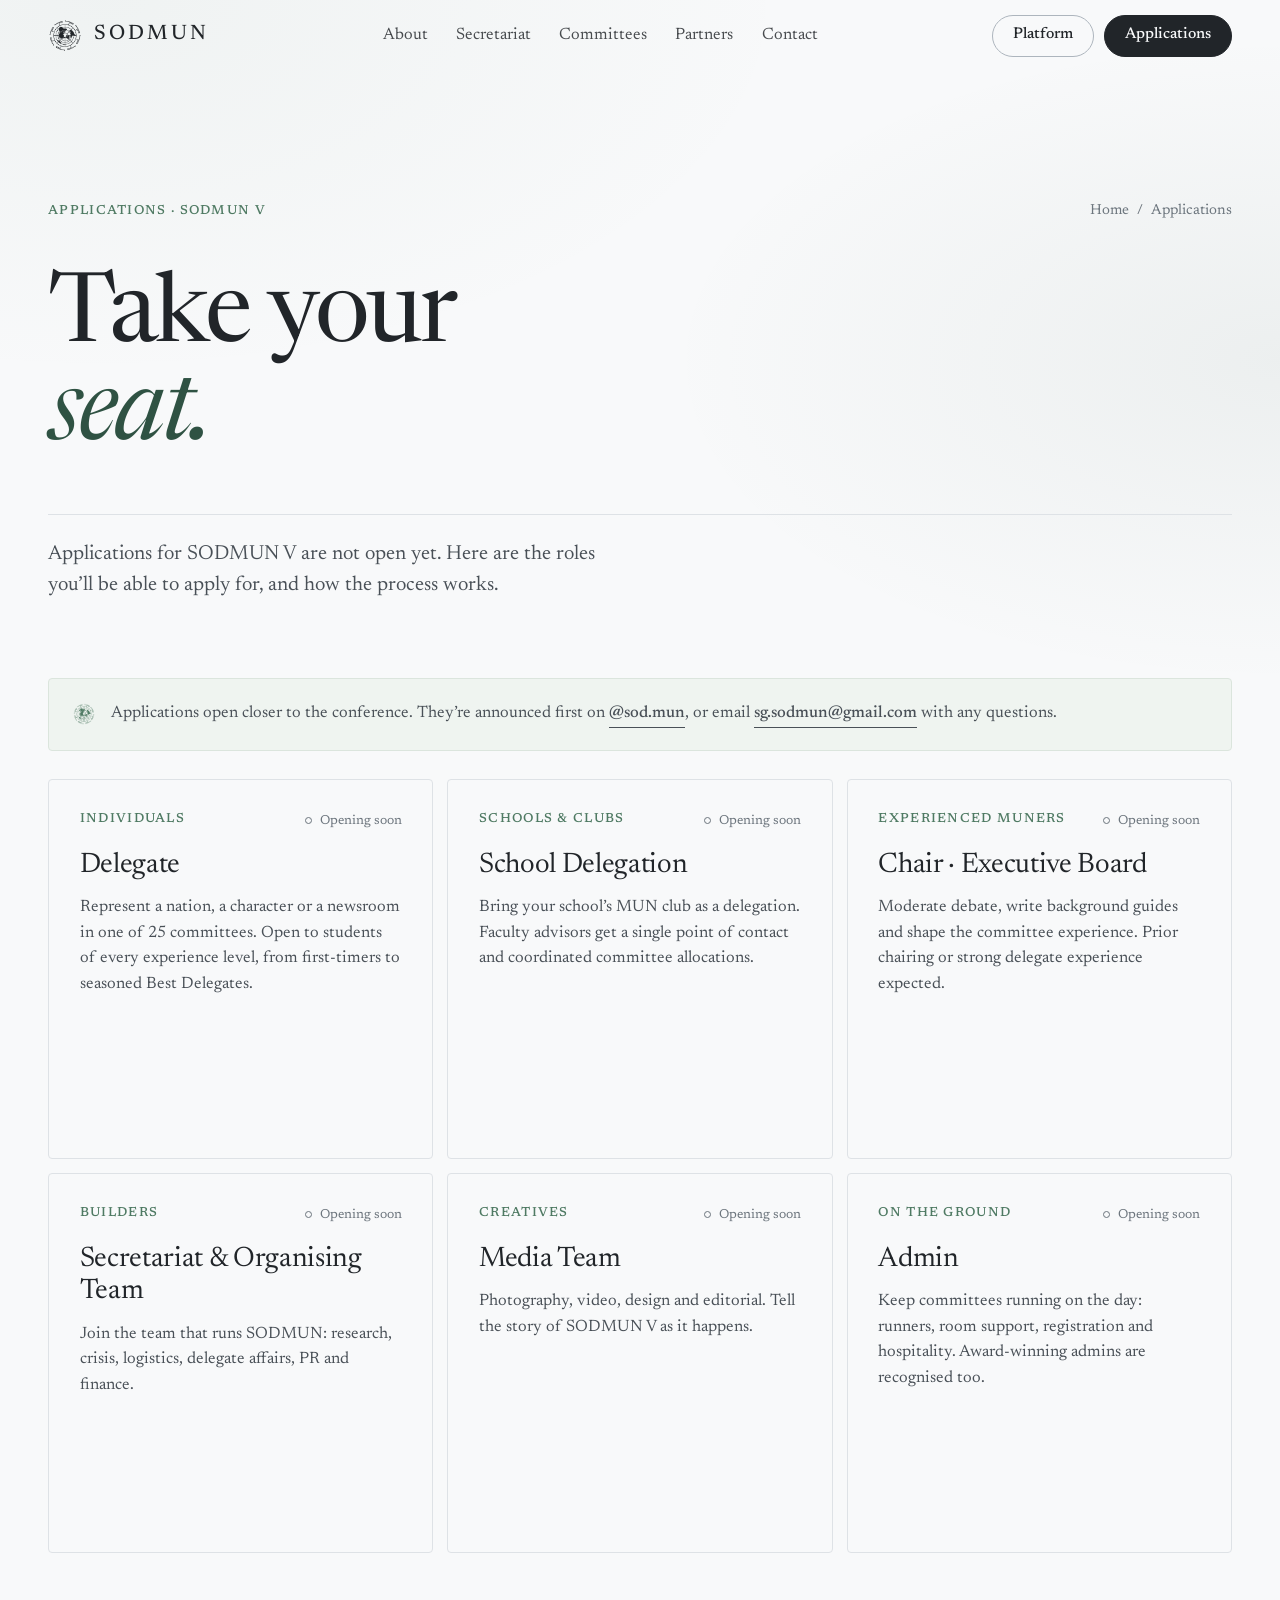
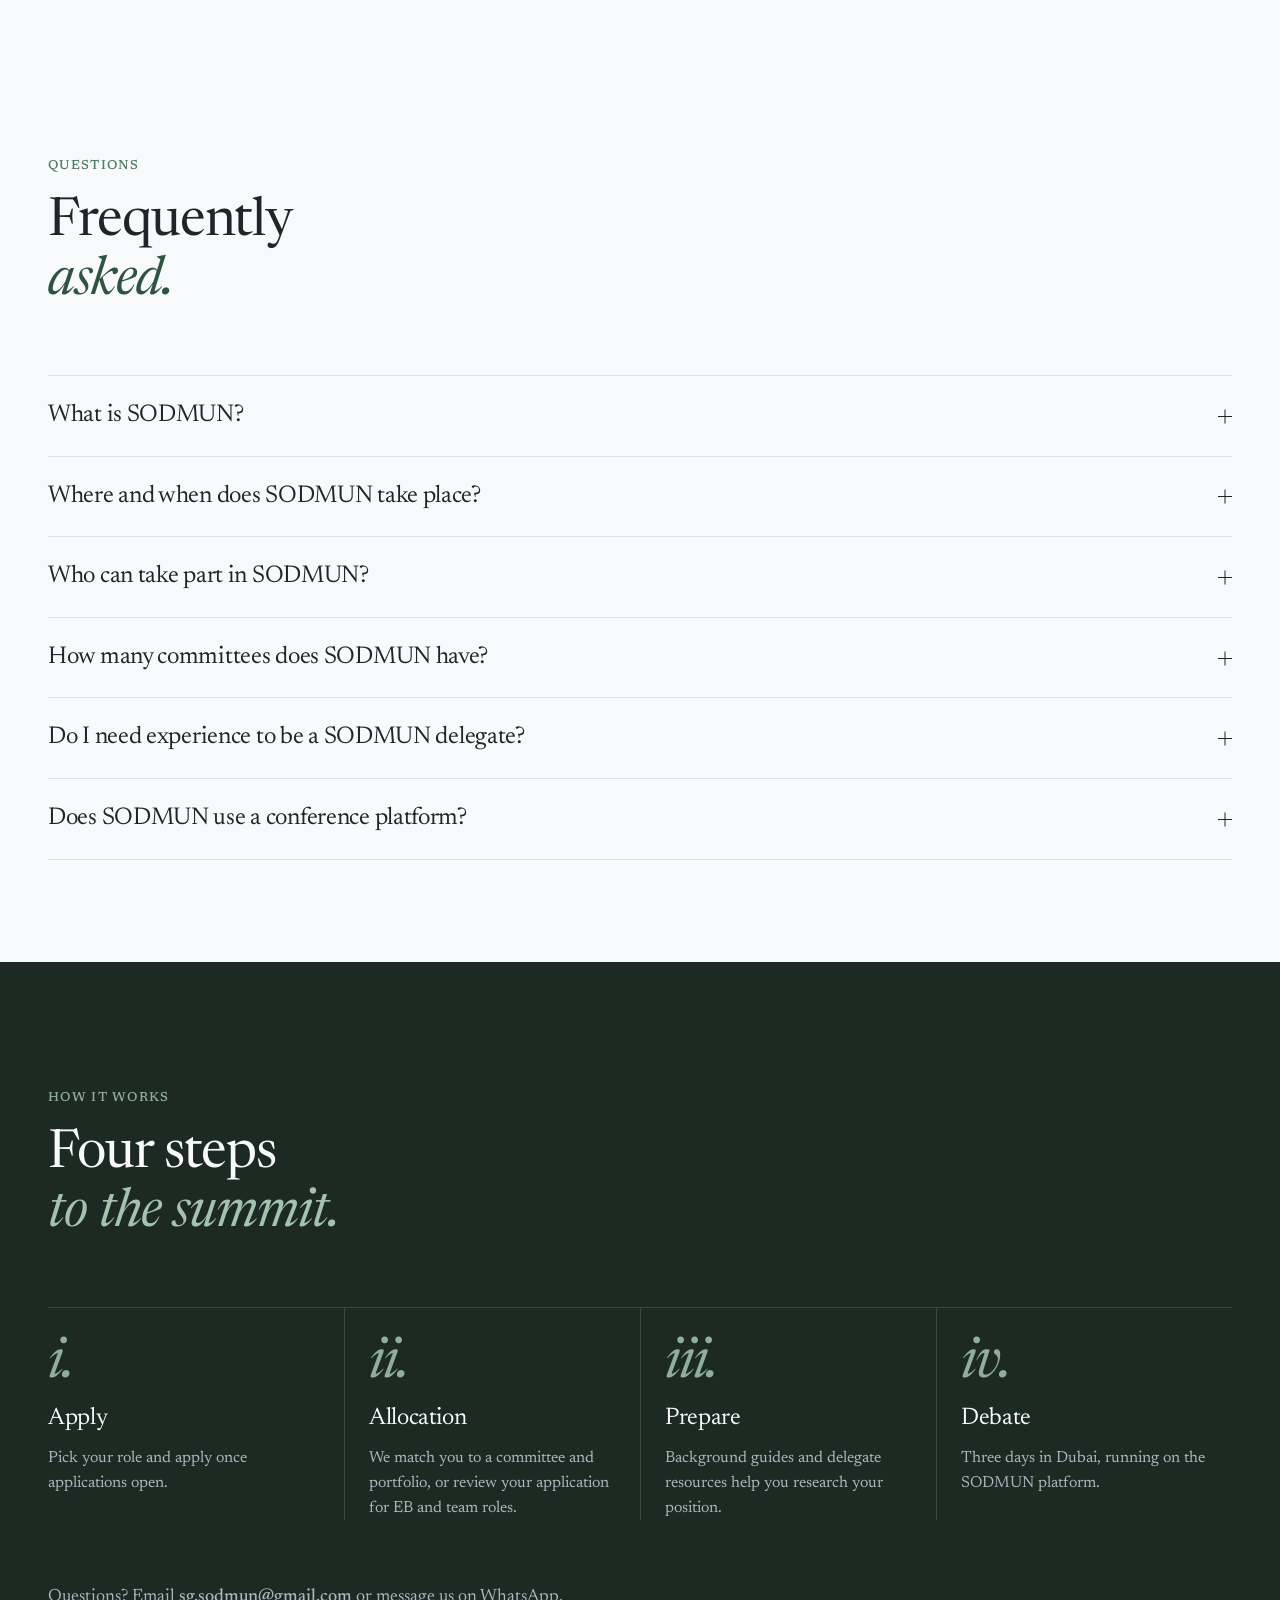
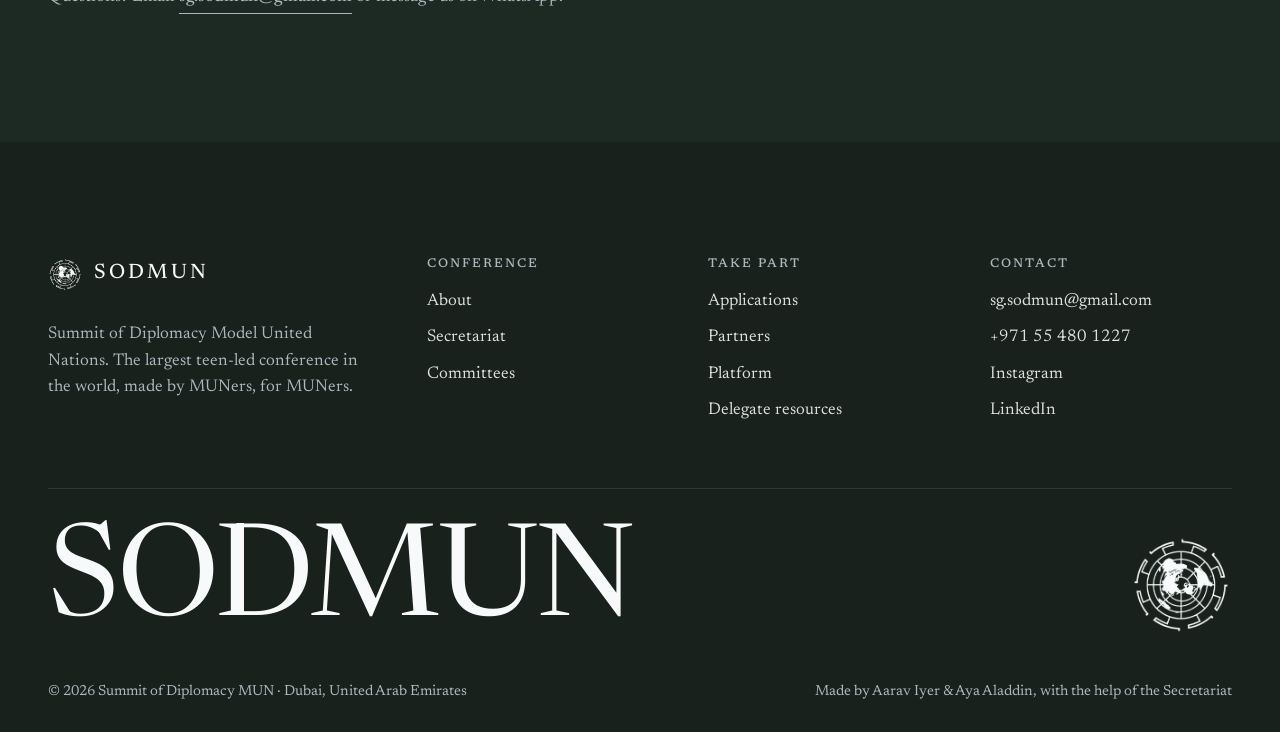
<file: applications.html>
<!doctype html>
<html lang="en">
<head>
  <meta charset="utf-8">
  <meta name="viewport" content="width=device-width, initial-scale=1, viewport-fit=cover">
  <title>Applications | Delegate, Chair &amp; Secretariat Roles at SODMUN</title>
  <meta name="description" content="Every role at SODMUN V: delegate, school delegation, chair and executive board, secretariat, media team and admin. Applications open closer to the conference.">
  <meta name="keywords" content="MUN applications Dubai, become a MUN delegate, MUN chair application, Model UN executive board application, join MUN secretariat">
  <link rel="canonical" href="https://sodmun.vercel.app/applications">
  <meta name="robots" content="index, follow, max-image-preview:large, max-snippet:-1, max-video-preview:-1">
  <meta name="theme-color" content="#f3f6f4">
  <meta name="author" content="SODMUN">
  <meta name="geo.region" content="AE-DU">
  <meta name="geo.placename" content="Dubai">

  <meta property="og:type" content="website">
  <meta property="og:site_name" content="SODMUN">
  <meta property="og:locale" content="en_US">
  <meta property="og:url" content="https://sodmun.vercel.app/applications">
  <meta property="og:title" content="Applications | Delegate, Chair &amp; Secretariat Roles at SODMUN">
  <meta property="og:description" content="Every role at SODMUN V: delegate, school delegation, chair and executive board, secretariat, media team and admin. Applications open closer to the conference.">
  <meta property="og:image" content="https://sodmun.vercel.app/assets/og/applications.jpg">
  <meta property="og:image:secure_url" content="https://sodmun.vercel.app/assets/og/applications.jpg">
  <meta property="og:image:type" content="image/jpeg">
  <meta property="og:image:width" content="1200">
  <meta property="og:image:height" content="630">
  <meta property="og:image:alt" content="Applications | Delegate, Chair &amp; Secretariat Roles at SODMUN">

  <meta name="twitter:card" content="summary_large_image">
  <meta name="twitter:title" content="Applications | Delegate, Chair &amp; Secretariat Roles at SODMUN">
  <meta name="twitter:description" content="Every role at SODMUN V: delegate, school delegation, chair and executive board, secretariat, media team and admin. Applications open closer to the conference.">
  <meta name="twitter:image" content="https://sodmun.vercel.app/assets/og/applications.jpg">
  <meta name="twitter:image:alt" content="Applications | Delegate, Chair &amp; Secretariat Roles at SODMUN">

  <link rel="icon" type="image/png" sizes="32x32" href="assets/brand/favicon-32.png">
  <link rel="icon" href="favicon.ico" sizes="any">
  <link rel="apple-touch-icon" href="assets/brand/apple-touch-icon.png">
  <link rel="manifest" href="site.webmanifest">
  <link rel="sitemap" type="application/xml" href="sitemap.xml">

  <link rel="preconnect" href="https://fonts.googleapis.com">
  <link rel="preconnect" href="https://fonts.gstatic.com" crossorigin>
  <link rel="stylesheet" href="https://fonts.googleapis.com/css2?family=Newsreader:ital,opsz,wght@0,6..72,400..500;1,6..72,400..500&display=swap">
  <link rel="stylesheet" href="css/site.css">

  <script type="application/ld+json">{"@context":"https://schema.org","@graph":[{"@type":"Organization","@id":"https://sodmun.vercel.app/#organization","name":"SODMUN","alternateName":"Summit of Diplomacy Model United Nations","description":"The largest private teen-led Model United Nations conference in the world, run by students in Dubai, United Arab Emirates.","url":"https://sodmun.vercel.app/","logo":{"@type":"ImageObject","url":"https://sodmun.vercel.app/assets/brand/icon-512.png","width":512,"height":512},"image":"https://sodmun.vercel.app/assets/og/home.jpg","email":"sg.sodmun@gmail.com","telephone":"+971 55 480 1227","foundingLocation":{"@type":"Place","name":"Dubai, United Arab Emirates"},"areaServed":[{"@type":"Place","name":"Dubai"},{"@type":"Place","name":"United Arab Emirates"},{"@type":"Place","name":"MENA"}],"sameAs":["https://instagram.com/sod.mun","https://linkedin.com/company/summit-of-diplomacy","https://app.sodmun.com"]},{"@type":"WebSite","@id":"https://sodmun.vercel.app/#website","url":"https://sodmun.vercel.app/","name":"SODMUN","description":"The largest private teen-led Model United Nations conference in the world, run by students in Dubai, United Arab Emirates.","publisher":{"@id":"https://sodmun.vercel.app/#organization"},"inLanguage":"en"},{"@type":"WebPage","@id":"https://sodmun.vercel.app/applications#webpage","url":"https://sodmun.vercel.app/applications","name":"Applications | Delegate, Chair & Secretariat Roles at SODMUN","description":"Every role at SODMUN V: delegate, school delegation, chair and executive board, secretariat, media team and admin. Applications open closer to the conference.","isPartOf":{"@id":"https://sodmun.vercel.app/#website"},"about":{"@id":"https://sodmun.vercel.app/#organization"},"primaryImageOfPage":"https://sodmun.vercel.app/assets/og/applications.jpg","inLanguage":"en"},{"@type":"BreadcrumbList","itemListElement":[{"@type":"ListItem","position":1,"name":"Home","item":"https://sodmun.vercel.app/"},{"@type":"ListItem","position":2,"name":"Applications","item":"https://sodmun.vercel.app/applications"}]},{"@type":"FAQPage","mainEntity":[{"@type":"Question","name":"What is SODMUN?","acceptedAnswer":{"@type":"Answer","text":"SODMUN stands for Summit of Diplomacy Model United Nations. It is a teen-led Model UN conference in Dubai, United Arab Emirates, run entirely by students, with more than 1,500 delegates across its first three editions."}},{"@type":"Question","name":"Where and when does SODMUN take place?","acceptedAnswer":{"@type":"Answer","text":"SODMUN takes place in Dubai, UAE, over three days. The dates and venue for SODMUN V will be announced on this site and on Instagram @sod.mun."}},{"@type":"Question","name":"Who can take part in SODMUN?","acceptedAnswer":{"@type":"Answer","text":"Any secondary school student can apply, whether it is your first conference or your fiftieth. Students can apply individually or as a school delegation, and experienced MUNers can apply to chair."}},{"@type":"Question","name":"How many committees does SODMUN have?","acceptedAnswer":{"@type":"Answer","text":"SODMUN has 25 committees: traditional councils such as the Security Council, GA1, GA2, GA4, UNHRC, WHO, UNICEF and UNEP; crisis committees such as Formula 1, FIFA, INTERPOL and The Black Chamber; and specialised committees including the ICJ, ICAO and the International Press Corps."}},{"@type":"Question","name":"Do I need experience to be a SODMUN delegate?","acceptedAnswer":{"@type":"Answer","text":"No. Committees are designed for a range of experience levels, and background guides and delegate resources are published before the conference to help first-time delegates prepare."}},{"@type":"Question","name":"Does SODMUN use a conference platform?","acceptedAnswer":{"@type":"Answer","text":"Yes. Since SODMUN IV, committees run on SODMUN’s own platform at app.sodmun.com, with delegate chat, bloc messaging for points of information, an AI assistant and a speaking-list timer, so committees run paperless."}}]}]}</script>
  <script type="module" src="js/pages.js"></script>
</head>
<body data-page="applications">
  <main id="main">
    <section class="page-hero">
      <div class="wrap">
        <div class="page-hero__top">
          <span class="label">Applications · SODMUN V</span>
          <nav class="crumbs" aria-label="Breadcrumb"><a href="index.html">Home</a><span>/</span><span>Applications</span></nav>
        </div>
        <h1 class="page-hero__title" data-split>Take your<br><em>seat.</em></h1>
        <div class="page-hero__sub"><p class="lede" data-reveal>Applications for SODMUN V are not open yet. Here are the roles you’ll be able to apply for, and how the process works.</p></div>
      </div>
    </section>

    <section class="section--tight" style="padding-top:0">
      <div class="wrap">
        <div class="notice" data-reveal style="margin-bottom:28px"><i class="mark" aria-hidden="true"></i><p>Applications open closer to the conference. They’re announced first on <a class="link" href="https://instagram.com/sod.mun" target="_blank" rel="noopener">@sod.mun</a>, or email <a class="link" href="mailto:sg.sodmun@gmail.com">sg.sodmun@gmail.com</a> with any questions.</p></div>
        <div class="roles" id="roles"><!--gen:roles-->
    <article class="role" data-reveal>
      <div>
        <div class="role__top"><span class="label">Individuals</span><span class="role__status"><i></i>Opening soon</span></div>
        <h2>Delegate</h2>
        <p>Represent a nation, a character or a newsroom in one of 25 committees. Open to students of every experience level, from first-timers to seasoned Best Delegates.</p>
      </div>
    </article>
    <article class="role" data-reveal>
      <div>
        <div class="role__top"><span class="label">Schools &amp; clubs</span><span class="role__status"><i></i>Opening soon</span></div>
        <h2>School Delegation</h2>
        <p>Bring your school’s MUN club as a delegation. Faculty advisors get a single point of contact and coordinated committee allocations.</p>
      </div>
    </article>
    <article class="role" data-reveal>
      <div>
        <div class="role__top"><span class="label">Experienced MUNers</span><span class="role__status"><i></i>Opening soon</span></div>
        <h2>Chair · Executive Board</h2>
        <p>Moderate debate, write background guides and shape the committee experience. Prior chairing or strong delegate experience expected.</p>
      </div>
    </article>
    <article class="role" data-reveal>
      <div>
        <div class="role__top"><span class="label">Builders</span><span class="role__status"><i></i>Opening soon</span></div>
        <h2>Secretariat &amp; Organising Team</h2>
        <p>Join the team that runs SODMUN: research, crisis, logistics, delegate affairs, PR and finance.</p>
      </div>
    </article>
    <article class="role" data-reveal>
      <div>
        <div class="role__top"><span class="label">Creatives</span><span class="role__status"><i></i>Opening soon</span></div>
        <h2>Media Team</h2>
        <p>Photography, video, design and editorial. Tell the story of SODMUN V as it happens.</p>
      </div>
    </article>
    <article class="role" data-reveal>
      <div>
        <div class="role__top"><span class="label">On the ground</span><span class="role__status"><i></i>Opening soon</span></div>
        <h2>Admin</h2>
        <p>Keep committees running on the day: runners, room support, registration and hospitality. Award-winning admins are recognised too.</p>
      </div>
    </article><!--/gen:roles--></div>
      </div>
    </section>

    <section class="section--tight">
      <div class="wrap"><!--gen:faq-->
    <div class="head"><span class="label">Questions</span><h2 class="h2" data-split>Frequently<br><em>asked.</em></h2></div>
    <div class="faq">
      <details class="faq__item" data-reveal><summary><span>What is SODMUN?</span><i aria-hidden="true"></i></summary><p>SODMUN stands for Summit of Diplomacy Model United Nations. It is a teen-led Model UN conference in Dubai, United Arab Emirates, run entirely by students, with more than 1,500 delegates across its first three editions.</p></details><details class="faq__item" data-reveal><summary><span>Where and when does SODMUN take place?</span><i aria-hidden="true"></i></summary><p>SODMUN takes place in Dubai, UAE, over three days. The dates and venue for SODMUN V will be announced on this site and on Instagram @sod.mun.</p></details><details class="faq__item" data-reveal><summary><span>Who can take part in SODMUN?</span><i aria-hidden="true"></i></summary><p>Any secondary school student can apply, whether it is your first conference or your fiftieth. Students can apply individually or as a school delegation, and experienced MUNers can apply to chair.</p></details><details class="faq__item" data-reveal><summary><span>How many committees does SODMUN have?</span><i aria-hidden="true"></i></summary><p>SODMUN has 25 committees: traditional councils such as the Security Council, GA1, GA2, GA4, UNHRC, WHO, UNICEF and UNEP; crisis committees such as Formula 1, FIFA, INTERPOL and The Black Chamber; and specialised committees including the ICJ, ICAO and the International Press Corps.</p></details><details class="faq__item" data-reveal><summary><span>Do I need experience to be a SODMUN delegate?</span><i aria-hidden="true"></i></summary><p>No. Committees are designed for a range of experience levels, and background guides and delegate resources are published before the conference to help first-time delegates prepare.</p></details><details class="faq__item" data-reveal><summary><span>Does SODMUN use a conference platform?</span><i aria-hidden="true"></i></summary><p>Yes. Since SODMUN IV, committees run on SODMUN’s own platform at app.sodmun.com, with delegate chat, bloc messaging for points of information, an AI assistant and a speaking-list timer, so committees run paperless.</p></details>
    </div><!--/gen:faq--></div>
    </section>

    <section class="section dark">
      <div class="wrap">
        <div class="head">
          <span class="label">How it works</span>
          <h2 class="h2" data-split>Four steps<br><em>to the summit.</em></h2>
        </div>
        <div class="steps">
          <div class="step" data-reveal><span class="step__n">i.</span><h3>Apply</h3><p>Pick your role and apply once applications open.</p></div>
          <div class="step" data-reveal style="--d:.06s"><span class="step__n">ii.</span><h3>Allocation</h3><p>We match you to a committee and portfolio, or review your application for EB and team roles.</p></div>
          <div class="step" data-reveal style="--d:.12s"><span class="step__n">iii.</span><h3>Prepare</h3><p>Background guides and delegate resources help you research your position.</p></div>
          <div class="step" data-reveal style="--d:.18s"><span class="step__n">iv.</span><h3>Debate</h3><p>Three days in Dubai, running on the SODMUN platform.</p></div>
        </div>
        <p class="muted mt-l" data-reveal>Questions? Email <a class="link" href="mailto:sg.sodmun@gmail.com">sg.sodmun@gmail.com</a> or message us on WhatsApp.</p>
      </div>
    </section>

  </main>
</body>
</html>
</file>
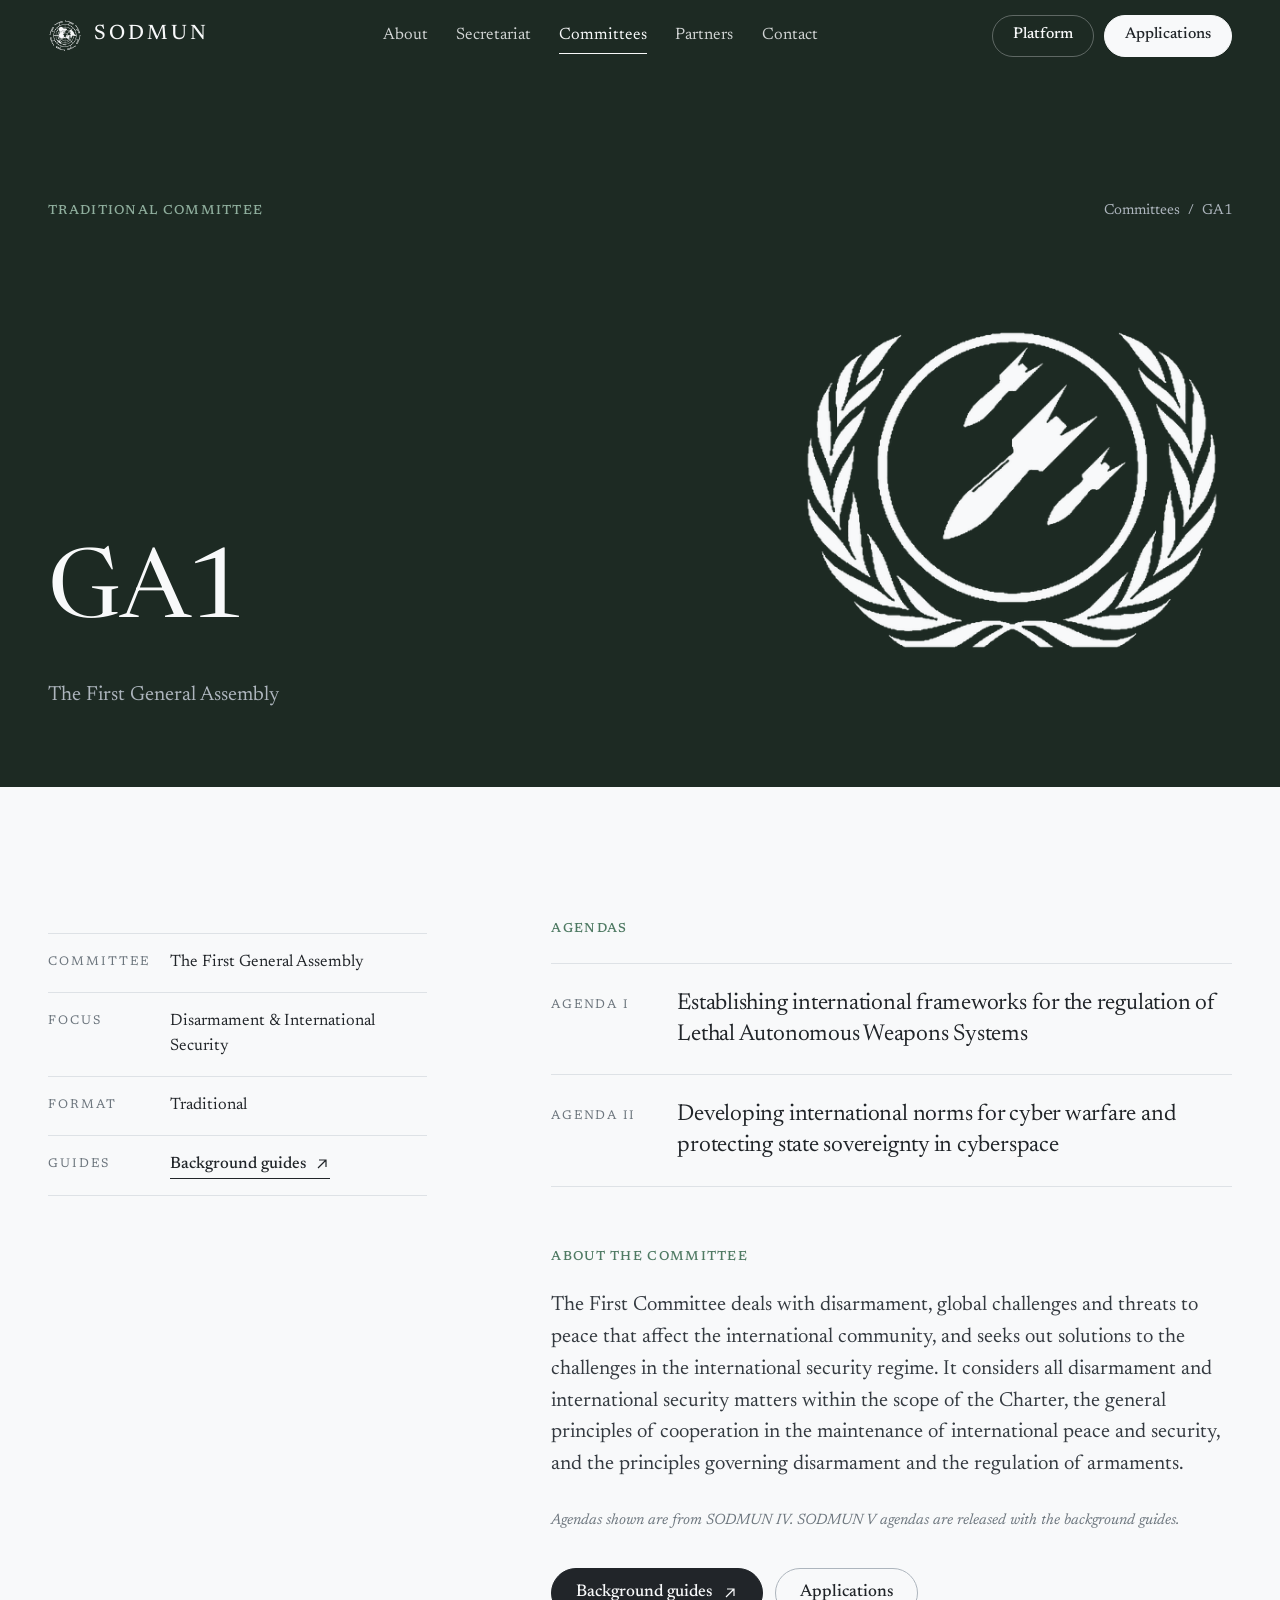
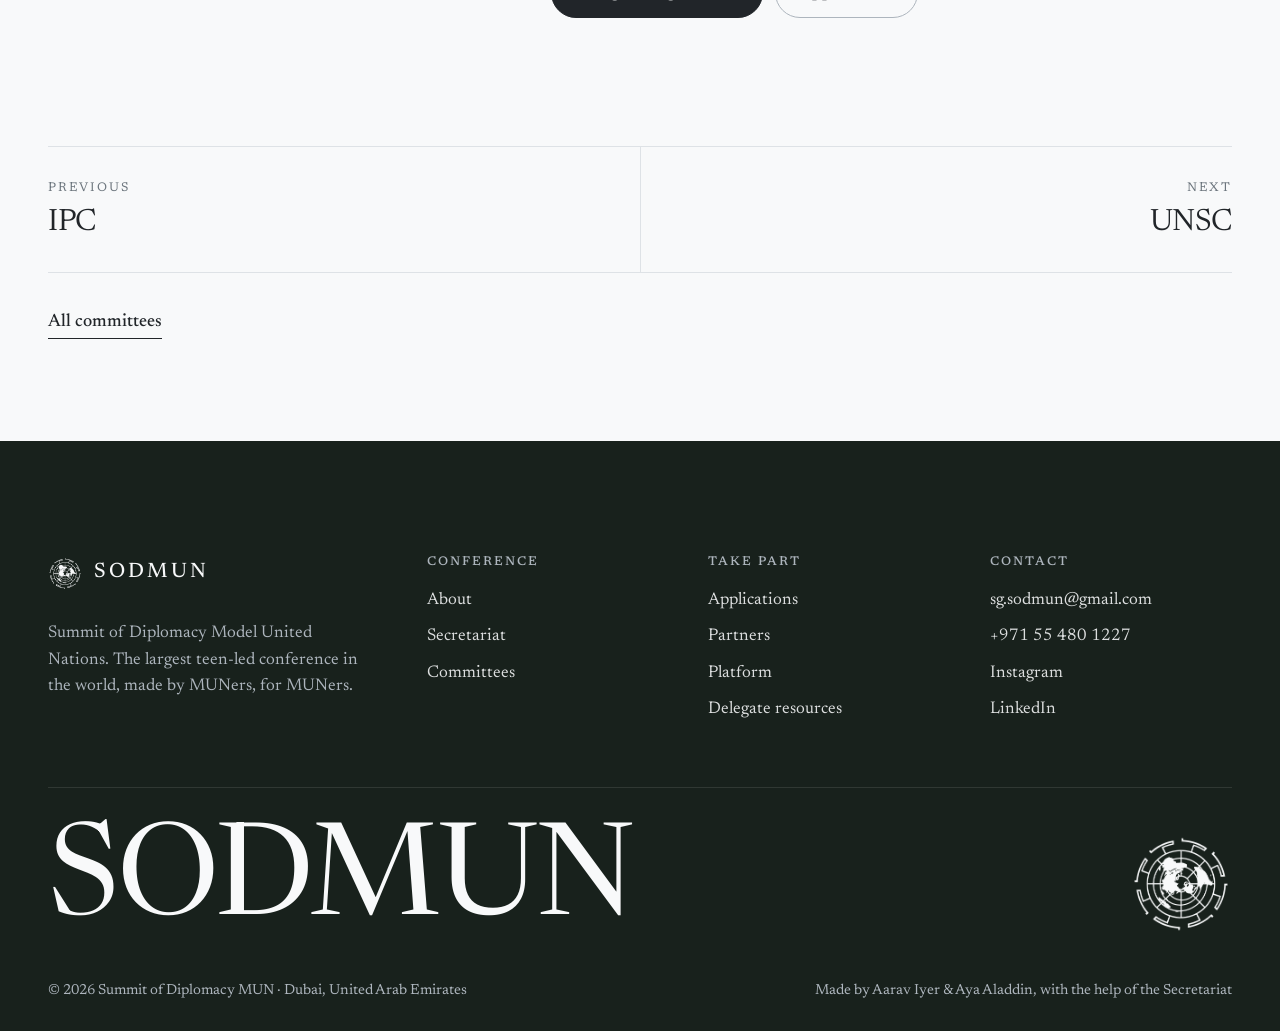
<file: committee.html>
<!doctype html>
<html lang="en">
<head>
  <meta charset="utf-8">
  <meta name="viewport" content="width=device-width, initial-scale=1, viewport-fit=cover">
  <title>Committee | SODMUN</title>
  <meta name="description" content="A SODMUN committee: agenda, format and background guides.">
  <link rel="canonical" href="https://sodmun.vercel.app/committee">
  <meta name="robots" content="noindex, follow">
  <meta name="theme-color" content="#18211c">
  <meta name="author" content="SODMUN">
  <meta name="geo.region" content="AE-DU">
  <meta name="geo.placename" content="Dubai">

  <meta property="og:type" content="website">
  <meta property="og:site_name" content="SODMUN">
  <meta property="og:locale" content="en_US">
  <meta property="og:url" content="https://sodmun.vercel.app/committee">
  <meta property="og:title" content="Committee | SODMUN">
  <meta property="og:description" content="A SODMUN committee: agenda, format and background guides.">
  <meta property="og:image" content="https://sodmun.vercel.app/assets/og/committees.jpg">
  <meta property="og:image:secure_url" content="https://sodmun.vercel.app/assets/og/committees.jpg">
  <meta property="og:image:type" content="image/jpeg">
  <meta property="og:image:width" content="1200">
  <meta property="og:image:height" content="630">
  <meta property="og:image:alt" content="Committee | SODMUN">

  <meta name="twitter:card" content="summary_large_image">
  <meta name="twitter:title" content="Committee | SODMUN">
  <meta name="twitter:description" content="A SODMUN committee: agenda, format and background guides.">
  <meta name="twitter:image" content="https://sodmun.vercel.app/assets/og/committees.jpg">
  <meta name="twitter:image:alt" content="Committee | SODMUN">

  <link rel="icon" type="image/png" sizes="32x32" href="assets/brand/favicon-32.png">
  <link rel="icon" href="favicon.ico" sizes="any">
  <link rel="apple-touch-icon" href="assets/brand/apple-touch-icon.png">
  <link rel="manifest" href="site.webmanifest">
  <link rel="sitemap" type="application/xml" href="sitemap.xml">

  <link rel="preconnect" href="https://fonts.googleapis.com">
  <link rel="preconnect" href="https://fonts.gstatic.com" crossorigin>
  <link rel="stylesheet" href="https://fonts.googleapis.com/css2?family=Newsreader:ital,opsz,wght@0,6..72,400..500;1,6..72,400..500&display=swap">
  <link rel="stylesheet" href="css/site.css">

  <script type="application/ld+json">{"@context":"https://schema.org","@graph":[{"@type":"Organization","@id":"https://sodmun.vercel.app/#organization","name":"SODMUN","alternateName":"Summit of Diplomacy Model United Nations","description":"The largest private teen-led Model United Nations conference in the world, run by students in Dubai, United Arab Emirates.","url":"https://sodmun.vercel.app/","logo":{"@type":"ImageObject","url":"https://sodmun.vercel.app/assets/brand/icon-512.png","width":512,"height":512},"image":"https://sodmun.vercel.app/assets/og/home.jpg","email":"sg.sodmun@gmail.com","telephone":"+971 55 480 1227","foundingLocation":{"@type":"Place","name":"Dubai, United Arab Emirates"},"areaServed":[{"@type":"Place","name":"Dubai"},{"@type":"Place","name":"United Arab Emirates"},{"@type":"Place","name":"MENA"}],"sameAs":["https://instagram.com/sod.mun","https://linkedin.com/company/summit-of-diplomacy","https://app.sodmun.com"]},{"@type":"WebSite","@id":"https://sodmun.vercel.app/#website","url":"https://sodmun.vercel.app/","name":"SODMUN","description":"The largest private teen-led Model United Nations conference in the world, run by students in Dubai, United Arab Emirates.","publisher":{"@id":"https://sodmun.vercel.app/#organization"},"inLanguage":"en"},{"@type":"WebPage","@id":"https://sodmun.vercel.app/committee#webpage","url":"https://sodmun.vercel.app/committee","name":"Committee | SODMUN","description":"A SODMUN committee: agenda, format and background guides.","isPartOf":{"@id":"https://sodmun.vercel.app/#website"},"about":{"@id":"https://sodmun.vercel.app/#organization"},"primaryImageOfPage":"https://sodmun.vercel.app/assets/og/committees.jpg","inLanguage":"en"},{"@type":"BreadcrumbList","itemListElement":[{"@type":"ListItem","position":1,"name":"Home","item":"https://sodmun.vercel.app/"},{"@type":"ListItem","position":2,"name":"Committee","item":"https://sodmun.vercel.app/committee"}]}]}</script>
  <script type="module" src="js/pages.js"></script>
</head>
<body data-page="committee" data-header="dark">
  <main id="main">
    <section class="page-hero dark">
      <div class="wrap" id="c-hero"></div>
    </section>

    <section class="section">
      <div class="wrap">
        <div class="cd-body" id="c-body"></div>
      </div>
    </section>

    <section class="section--tight" style="padding-top:0">
      <div class="wrap">
        <nav class="pager" id="c-pager" aria-label="More committees"></nav>
        <div class="mt-m"><a class="link" href="committees.html">All committees</a></div>
      </div>
    </section>

  </main>
</body>
</html>
</file>
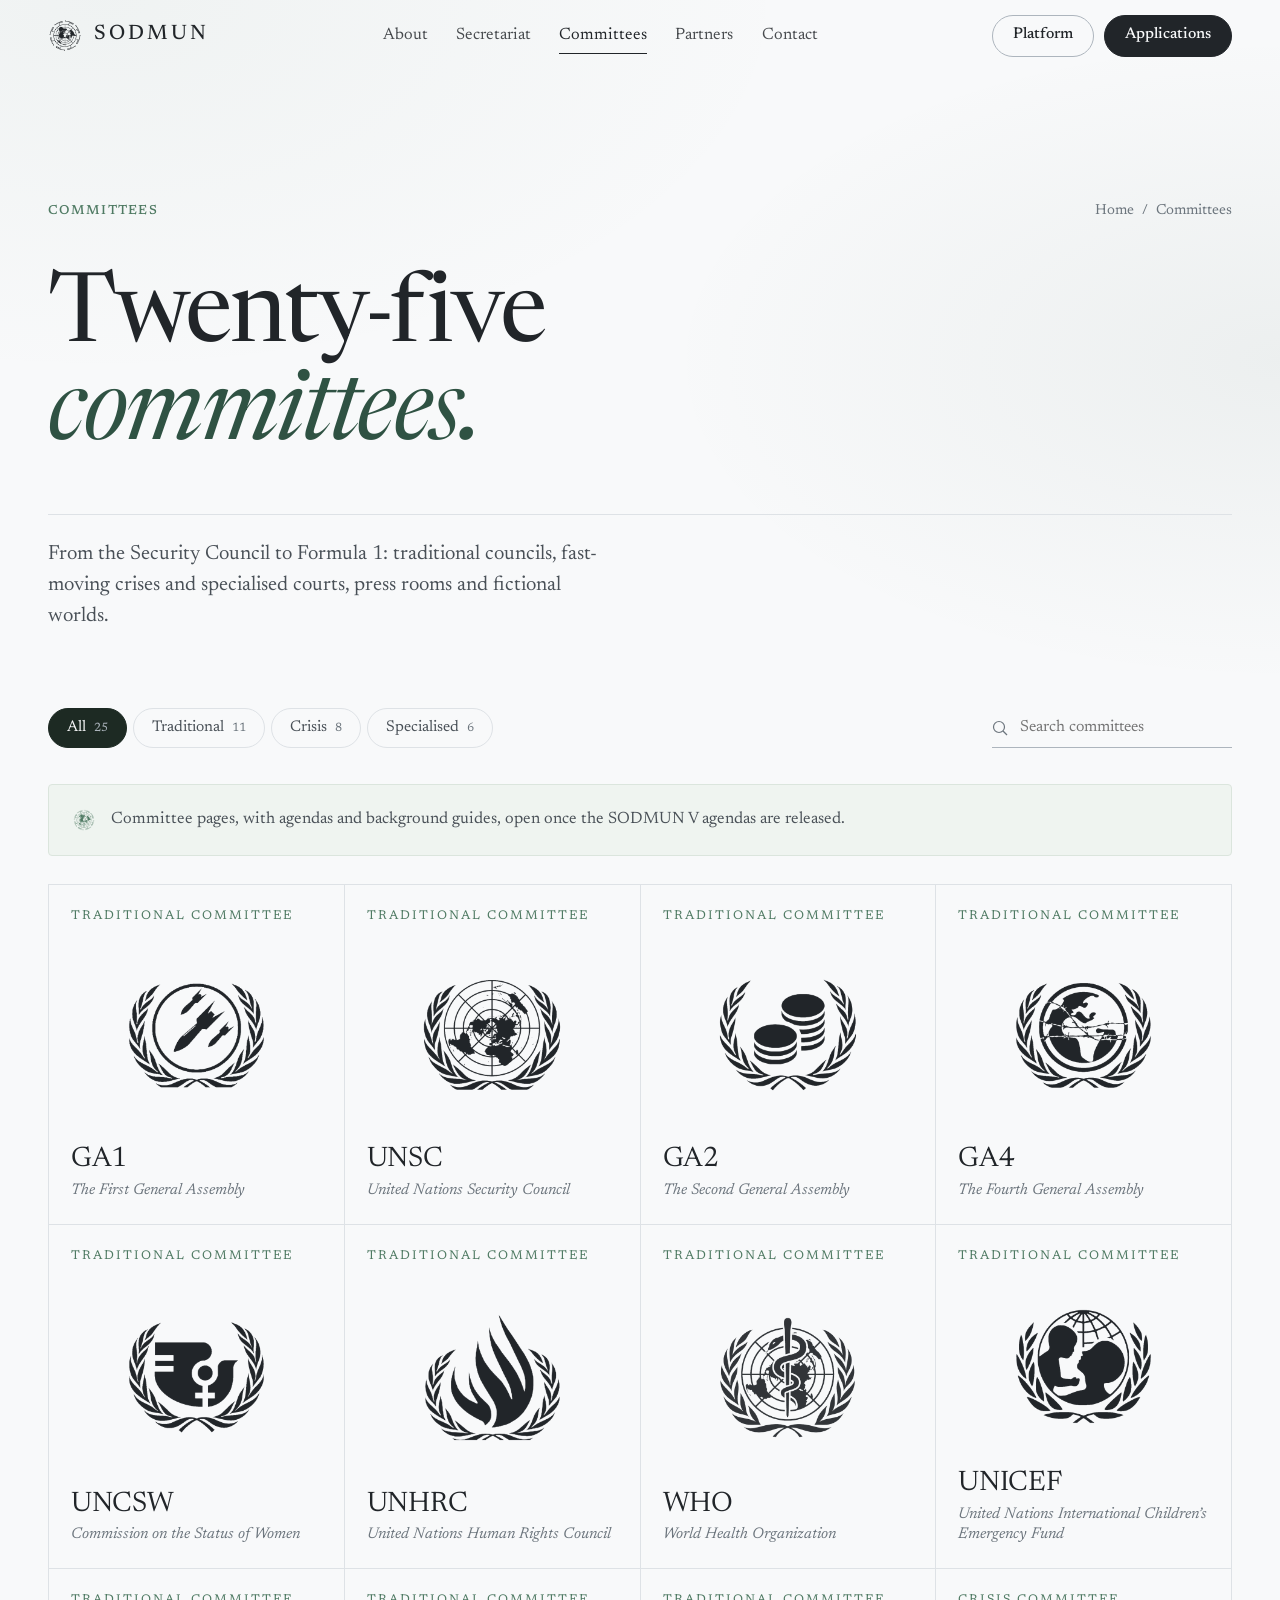
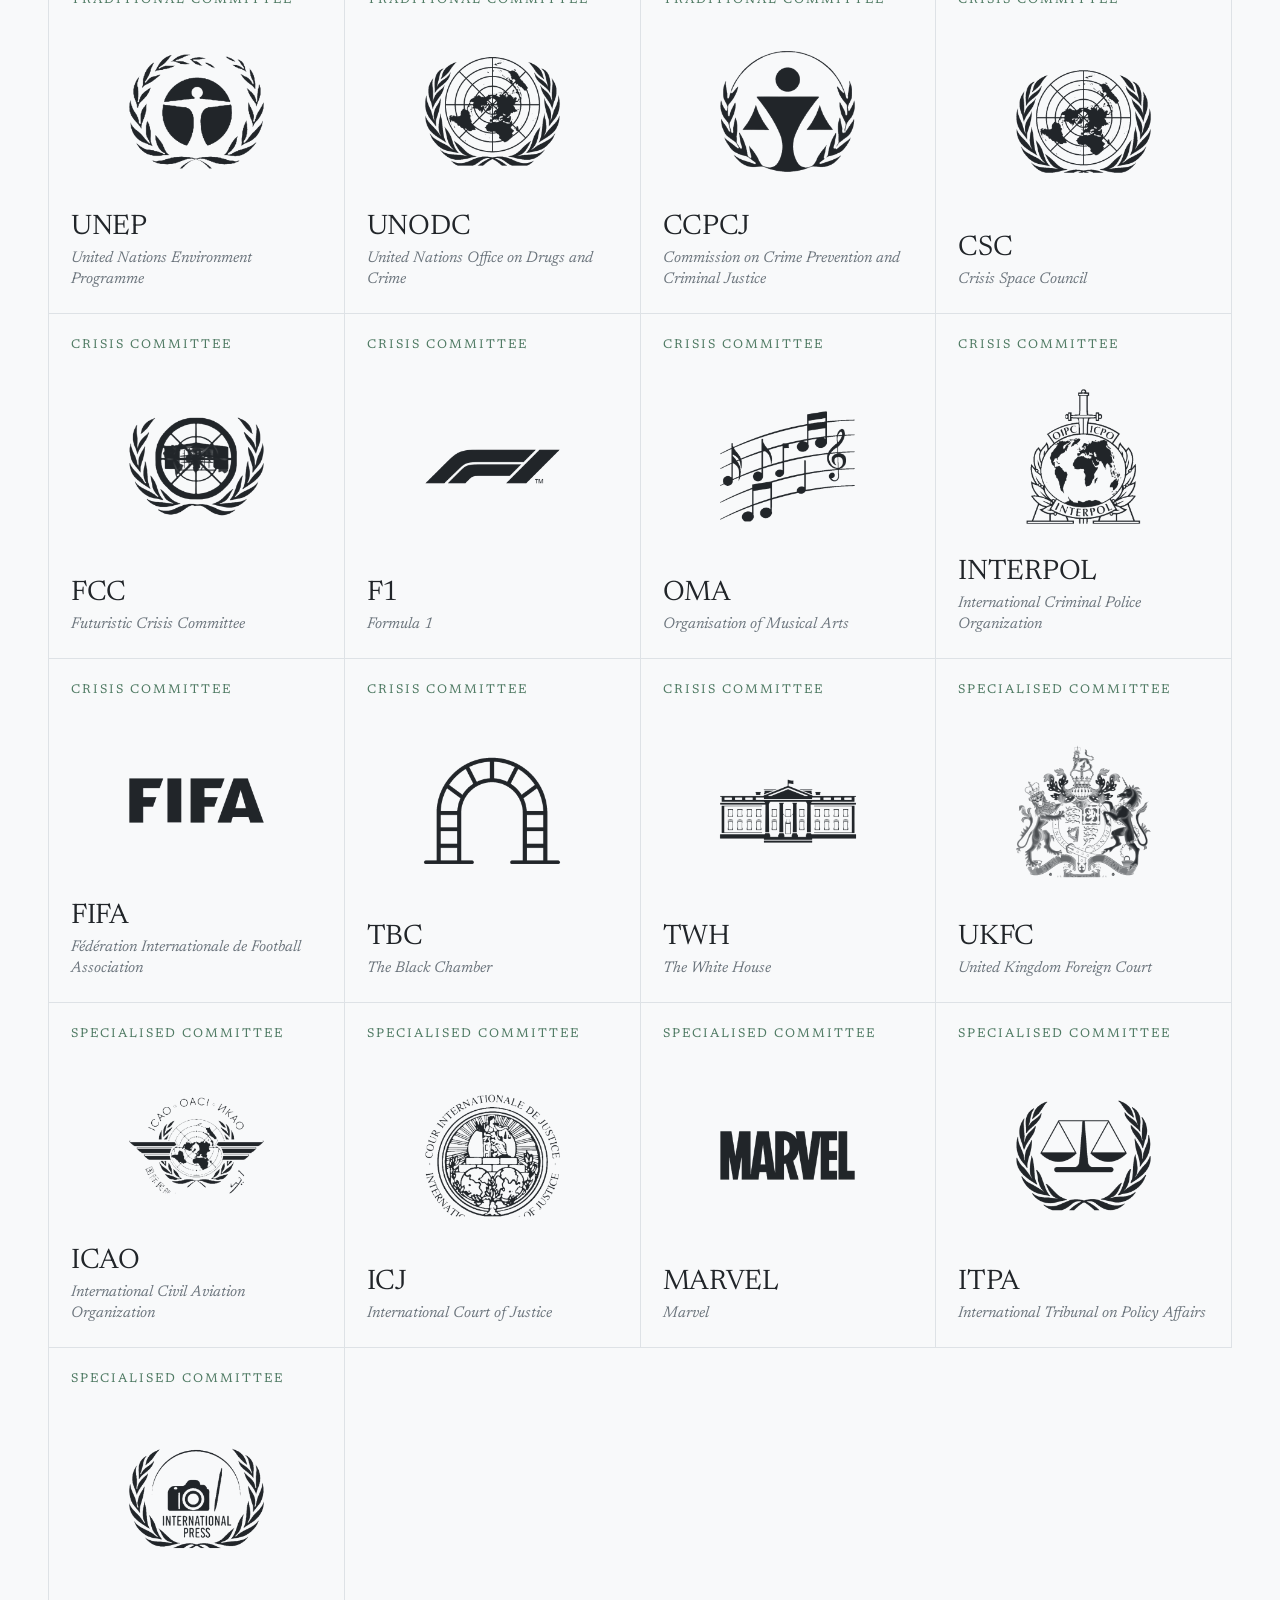
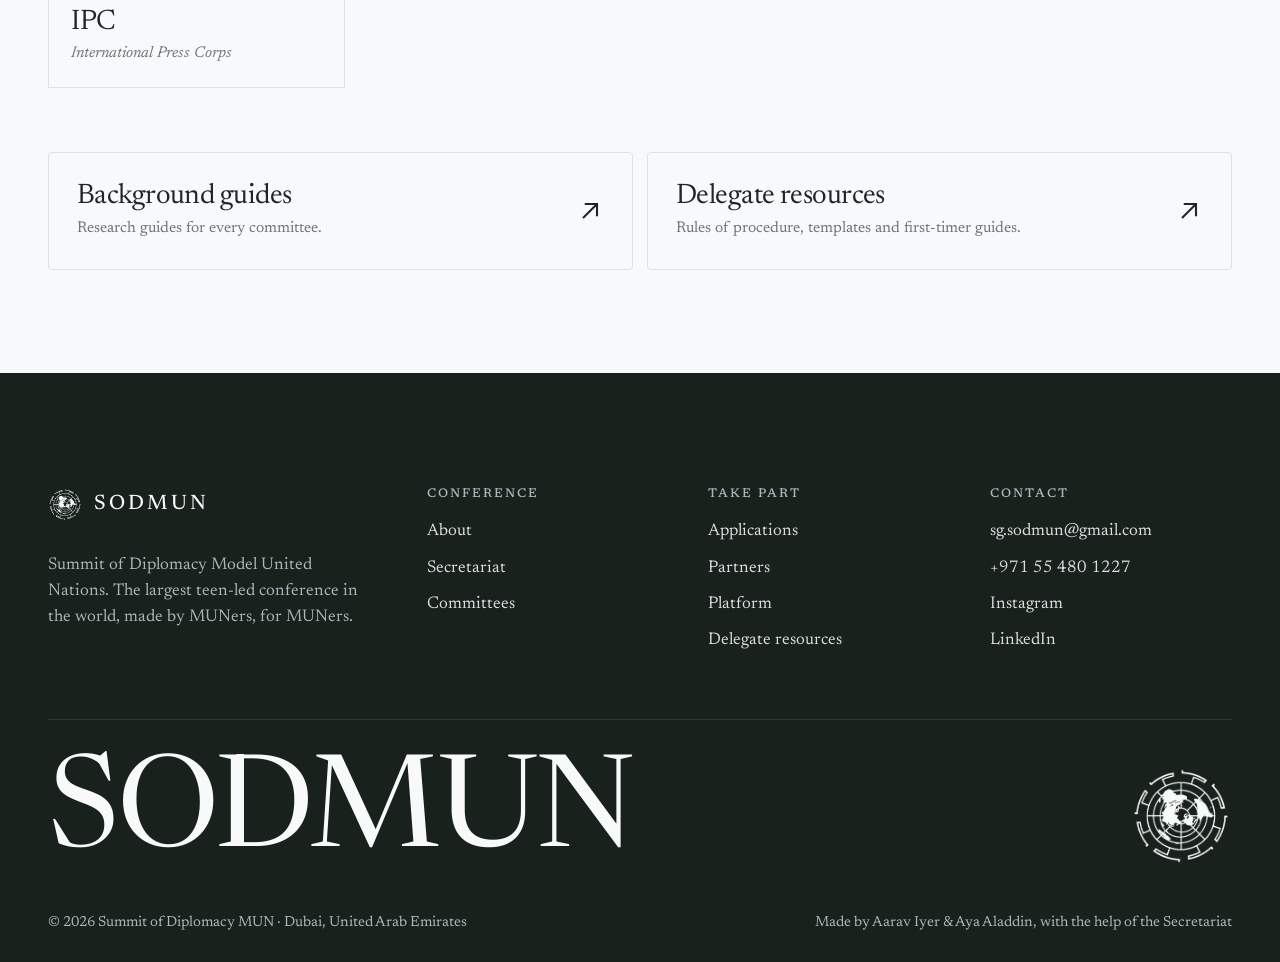
<file: committees.html>
<!doctype html>
<html lang="en">
<head>
  <meta charset="utf-8">
  <meta name="viewport" content="width=device-width, initial-scale=1, viewport-fit=cover">
  <title>25 MUN Committees | SODMUN Dubai Model United Nations</title>
  <meta name="description" content="All 25 SODMUN committees: UNSC, GA1, GA2, GA4, UNHRC, WHO, UNICEF, UNEP and more, plus crisis committees like Formula 1, FIFA, INTERPOL and The Black Chamber.">
  <meta name="keywords" content="MUN committees, UNSC MUN, crisis committee MUN, Model UN committees Dubai, GA1 DISEC, UNHRC, ICJ MUN">
  <link rel="canonical" href="https://sodmun.vercel.app/committees">
  <meta name="robots" content="index, follow, max-image-preview:large, max-snippet:-1, max-video-preview:-1">
  <meta name="theme-color" content="#f3f6f4">
  <meta name="author" content="SODMUN">
  <meta name="geo.region" content="AE-DU">
  <meta name="geo.placename" content="Dubai">

  <meta property="og:type" content="website">
  <meta property="og:site_name" content="SODMUN">
  <meta property="og:locale" content="en_US">
  <meta property="og:url" content="https://sodmun.vercel.app/committees">
  <meta property="og:title" content="25 MUN Committees | SODMUN Dubai Model United Nations">
  <meta property="og:description" content="All 25 SODMUN committees: UNSC, GA1, GA2, GA4, UNHRC, WHO, UNICEF, UNEP and more, plus crisis committees like Formula 1, FIFA, INTERPOL and The Black Chamber.">
  <meta property="og:image" content="https://sodmun.vercel.app/assets/og/committees.jpg">
  <meta property="og:image:secure_url" content="https://sodmun.vercel.app/assets/og/committees.jpg">
  <meta property="og:image:type" content="image/jpeg">
  <meta property="og:image:width" content="1200">
  <meta property="og:image:height" content="630">
  <meta property="og:image:alt" content="25 MUN Committees | SODMUN Dubai Model United Nations">

  <meta name="twitter:card" content="summary_large_image">
  <meta name="twitter:title" content="25 MUN Committees | SODMUN Dubai Model United Nations">
  <meta name="twitter:description" content="All 25 SODMUN committees: UNSC, GA1, GA2, GA4, UNHRC, WHO, UNICEF, UNEP and more, plus crisis committees like Formula 1, FIFA, INTERPOL and The Black Chamber.">
  <meta name="twitter:image" content="https://sodmun.vercel.app/assets/og/committees.jpg">
  <meta name="twitter:image:alt" content="25 MUN Committees | SODMUN Dubai Model United Nations">

  <link rel="icon" type="image/png" sizes="32x32" href="assets/brand/favicon-32.png">
  <link rel="icon" href="favicon.ico" sizes="any">
  <link rel="apple-touch-icon" href="assets/brand/apple-touch-icon.png">
  <link rel="manifest" href="site.webmanifest">
  <link rel="sitemap" type="application/xml" href="sitemap.xml">

  <link rel="preconnect" href="https://fonts.googleapis.com">
  <link rel="preconnect" href="https://fonts.gstatic.com" crossorigin>
  <link rel="stylesheet" href="https://fonts.googleapis.com/css2?family=Newsreader:ital,opsz,wght@0,6..72,400..500;1,6..72,400..500&display=swap">
  <link rel="stylesheet" href="css/site.css">

  <script type="application/ld+json">{"@context":"https://schema.org","@graph":[{"@type":"Organization","@id":"https://sodmun.vercel.app/#organization","name":"SODMUN","alternateName":"Summit of Diplomacy Model United Nations","description":"The largest private teen-led Model United Nations conference in the world, run by students in Dubai, United Arab Emirates.","url":"https://sodmun.vercel.app/","logo":{"@type":"ImageObject","url":"https://sodmun.vercel.app/assets/brand/icon-512.png","width":512,"height":512},"image":"https://sodmun.vercel.app/assets/og/home.jpg","email":"sg.sodmun@gmail.com","telephone":"+971 55 480 1227","foundingLocation":{"@type":"Place","name":"Dubai, United Arab Emirates"},"areaServed":[{"@type":"Place","name":"Dubai"},{"@type":"Place","name":"United Arab Emirates"},{"@type":"Place","name":"MENA"}],"sameAs":["https://instagram.com/sod.mun","https://linkedin.com/company/summit-of-diplomacy","https://app.sodmun.com"]},{"@type":"WebSite","@id":"https://sodmun.vercel.app/#website","url":"https://sodmun.vercel.app/","name":"SODMUN","description":"The largest private teen-led Model United Nations conference in the world, run by students in Dubai, United Arab Emirates.","publisher":{"@id":"https://sodmun.vercel.app/#organization"},"inLanguage":"en"},{"@type":"WebPage","@id":"https://sodmun.vercel.app/committees#webpage","url":"https://sodmun.vercel.app/committees","name":"25 MUN Committees | SODMUN Dubai Model United Nations","description":"All 25 SODMUN committees: UNSC, GA1, GA2, GA4, UNHRC, WHO, UNICEF, UNEP and more, plus crisis committees like Formula 1, FIFA, INTERPOL and The Black Chamber.","isPartOf":{"@id":"https://sodmun.vercel.app/#website"},"about":{"@id":"https://sodmun.vercel.app/#organization"},"primaryImageOfPage":"https://sodmun.vercel.app/assets/og/committees.jpg","inLanguage":"en"},{"@type":"BreadcrumbList","itemListElement":[{"@type":"ListItem","position":1,"name":"Home","item":"https://sodmun.vercel.app/"},{"@type":"ListItem","position":2,"name":"Committees","item":"https://sodmun.vercel.app/committees"}]},{"@type":"ItemList","name":"SODMUN committees","numberOfItems":25,"itemListElement":[{"@type":"ListItem","position":1,"name":"GA1 — The First General Assembly"},{"@type":"ListItem","position":2,"name":"UNSC — United Nations Security Council"},{"@type":"ListItem","position":3,"name":"GA2 — The Second General Assembly"},{"@type":"ListItem","position":4,"name":"GA4 — The Fourth General Assembly"},{"@type":"ListItem","position":5,"name":"UNCSW — Commission on the Status of Women"},{"@type":"ListItem","position":6,"name":"UNHRC — United Nations Human Rights Council"},{"@type":"ListItem","position":7,"name":"WHO — World Health Organization"},{"@type":"ListItem","position":8,"name":"UNICEF — United Nations International Children’s Emergency Fund"},{"@type":"ListItem","position":9,"name":"UNEP — United Nations Environment Programme"},{"@type":"ListItem","position":10,"name":"UNODC — United Nations Office on Drugs and Crime"},{"@type":"ListItem","position":11,"name":"CCPCJ — Commission on Crime Prevention and Criminal Justice"},{"@type":"ListItem","position":12,"name":"CSC — Crisis Space Council"},{"@type":"ListItem","position":13,"name":"FCC — Futuristic Crisis Committee"},{"@type":"ListItem","position":14,"name":"F1 — Formula 1"},{"@type":"ListItem","position":15,"name":"OMA — Organisation of Musical Arts"},{"@type":"ListItem","position":16,"name":"INTERPOL — International Criminal Police Organization"},{"@type":"ListItem","position":17,"name":"FIFA — Fédération Internationale de Football Association"},{"@type":"ListItem","position":18,"name":"TBC — The Black Chamber"},{"@type":"ListItem","position":19,"name":"TWH — The White House"},{"@type":"ListItem","position":20,"name":"UKFC — United Kingdom Foreign Court"},{"@type":"ListItem","position":21,"name":"ICAO — International Civil Aviation Organization"},{"@type":"ListItem","position":22,"name":"ICJ — International Court of Justice"},{"@type":"ListItem","position":23,"name":"MARVEL — Marvel"},{"@type":"ListItem","position":24,"name":"ITPA — International Tribunal on Policy Affairs"},{"@type":"ListItem","position":25,"name":"IPC — International Press Corps"}]}]}</script>
  <script type="module" src="js/pages.js"></script>
</head>
<body data-page="committees">
  <main id="main">
    <section class="page-hero">
      <div class="wrap">
        <div class="page-hero__top">
          <span class="label">Committees</span>
          <nav class="crumbs" aria-label="Breadcrumb"><a href="index.html">Home</a><span>/</span><span>Committees</span></nav>
        </div>
        <h1 class="page-hero__title" data-split>Twenty-five<br><em>committees.</em></h1>
        <div class="page-hero__sub"><p class="lede" data-reveal>From the Security Council to Formula 1: traditional councils, fast-moving crises and specialised courts, press rooms and fictional worlds.</p></div>
      </div>
    </section>

    <section class="section--tight" style="padding-top:0">
      <div class="wrap">
        <div class="filters">
          <div class="filters__tabs" id="tabs" role="group" aria-label="Filter committees"><!--gen:tabs--><button class="tab" data-f="all" aria-pressed="true">All <small>25</small></button><button class="tab" data-f="traditional" aria-pressed="false">Traditional <small>11</small></button><button class="tab" data-f="crisis" aria-pressed="false">Crisis <small>8</small></button><button class="tab" data-f="special" aria-pressed="false">Specialised <small>6</small></button><!--/gen:tabs--></div>
          <label class="search"><svg viewBox="0 0 16 16" fill="none" aria-hidden="true"><circle cx="7" cy="7" r="5.5" stroke="currentColor" stroke-width="1.2"/><path d="M11 11l4 4" stroke="currentColor" stroke-width="1.2"/></svg><span class="sr-only">Search committees</span><input id="search" type="search" placeholder="Search committees" autocomplete="off"></label>
        </div>
        <div class="notice" data-reveal style="margin-bottom:28px"><i class="mark" aria-hidden="true"></i><p>Committee pages, with agendas and background guides, open once the SODMUN V agendas are released.</p></div>
        <div class="cgrid" id="cgrid"><!--gen:cgrid-->
    <div class="ccard ccard--static" data-type="traditional" data-q="ga1 the first general assembly disarmament &amp; international security">
      <div class="ccard__top"><span>Traditional committee</span></div>
      <div class="ccard__emblem" style="-webkit-mask-image:url('assets/committees/ga1.png');mask-image:url('assets/committees/ga1.png')" role="img" aria-label="The First General Assembly emblem"></div>
      <div><h2 class="ccard__abbr">GA1</h2><p class="ccard__name">The First General Assembly</p></div>
    </div>
    <div class="ccard ccard--static" data-type="traditional" data-q="unsc united nations security council peace &amp; security">
      <div class="ccard__top"><span>Traditional committee</span></div>
      <div class="ccard__emblem" style="-webkit-mask-image:url('assets/committees/unsc.png');mask-image:url('assets/committees/unsc.png')" role="img" aria-label="United Nations Security Council emblem"></div>
      <div><h2 class="ccard__abbr">UNSC</h2><p class="ccard__name">United Nations Security Council</p></div>
    </div>
    <div class="ccard ccard--static" data-type="traditional" data-q="ga2 the second general assembly economic &amp; financial">
      <div class="ccard__top"><span>Traditional committee</span></div>
      <div class="ccard__emblem" style="-webkit-mask-image:url('assets/committees/ga2.png');mask-image:url('assets/committees/ga2.png')" role="img" aria-label="The Second General Assembly emblem"></div>
      <div><h2 class="ccard__abbr">GA2</h2><p class="ccard__name">The Second General Assembly</p></div>
    </div>
    <div class="ccard ccard--static" data-type="traditional" data-q="ga4 the fourth general assembly special political &amp; decolonization">
      <div class="ccard__top"><span>Traditional committee</span></div>
      <div class="ccard__emblem" style="-webkit-mask-image:url('assets/committees/ga4.png');mask-image:url('assets/committees/ga4.png')" role="img" aria-label="The Fourth General Assembly emblem"></div>
      <div><h2 class="ccard__abbr">GA4</h2><p class="ccard__name">The Fourth General Assembly</p></div>
    </div>
    <div class="ccard ccard--static" data-type="traditional" data-q="uncsw commission on the status of women gender equality">
      <div class="ccard__top"><span>Traditional committee</span></div>
      <div class="ccard__emblem" style="-webkit-mask-image:url('assets/committees/uncsw.png');mask-image:url('assets/committees/uncsw.png')" role="img" aria-label="Commission on the Status of Women emblem"></div>
      <div><h2 class="ccard__abbr">UNCSW</h2><p class="ccard__name">Commission on the Status of Women</p></div>
    </div>
    <div class="ccard ccard--static" data-type="traditional" data-q="unhrc united nations human rights council human rights">
      <div class="ccard__top"><span>Traditional committee</span></div>
      <div class="ccard__emblem" style="-webkit-mask-image:url('assets/committees/unhrc.png');mask-image:url('assets/committees/unhrc.png')" role="img" aria-label="United Nations Human Rights Council emblem"></div>
      <div><h2 class="ccard__abbr">UNHRC</h2><p class="ccard__name">United Nations Human Rights Council</p></div>
    </div>
    <div class="ccard ccard--static" data-type="traditional" data-q="who world health organization global health">
      <div class="ccard__top"><span>Traditional committee</span></div>
      <div class="ccard__emblem" style="-webkit-mask-image:url('assets/committees/who.png');mask-image:url('assets/committees/who.png')" role="img" aria-label="World Health Organization emblem"></div>
      <div><h2 class="ccard__abbr">WHO</h2><p class="ccard__name">World Health Organization</p></div>
    </div>
    <div class="ccard ccard--static" data-type="traditional" data-q="unicef united nations international children’s emergency fund children’s rights">
      <div class="ccard__top"><span>Traditional committee</span></div>
      <div class="ccard__emblem" style="-webkit-mask-image:url('assets/committees/unicef.png');mask-image:url('assets/committees/unicef.png')" role="img" aria-label="United Nations International Children’s Emergency Fund emblem"></div>
      <div><h2 class="ccard__abbr">UNICEF</h2><p class="ccard__name">United Nations International Children’s Emergency Fund</p></div>
    </div>
    <div class="ccard ccard--static" data-type="traditional" data-q="unep united nations environment programme environment">
      <div class="ccard__top"><span>Traditional committee</span></div>
      <div class="ccard__emblem" style="-webkit-mask-image:url('assets/committees/unep.png');mask-image:url('assets/committees/unep.png')" role="img" aria-label="United Nations Environment Programme emblem"></div>
      <div><h2 class="ccard__abbr">UNEP</h2><p class="ccard__name">United Nations Environment Programme</p></div>
    </div>
    <div class="ccard ccard--static" data-type="traditional" data-q="unodc united nations office on drugs and crime drugs &amp; crime">
      <div class="ccard__top"><span>Traditional committee</span></div>
      <div class="ccard__emblem" style="-webkit-mask-image:url('assets/committees/unodc.png');mask-image:url('assets/committees/unodc.png')" role="img" aria-label="United Nations Office on Drugs and Crime emblem"></div>
      <div><h2 class="ccard__abbr">UNODC</h2><p class="ccard__name">United Nations Office on Drugs and Crime</p></div>
    </div>
    <div class="ccard ccard--static" data-type="traditional" data-q="ccpcj commission on crime prevention and criminal justice criminal justice">
      <div class="ccard__top"><span>Traditional committee</span></div>
      <div class="ccard__emblem" style="-webkit-mask-image:url('assets/committees/ccpcj.png');mask-image:url('assets/committees/ccpcj.png')" role="img" aria-label="Commission on Crime Prevention and Criminal Justice emblem"></div>
      <div><h2 class="ccard__abbr">CCPCJ</h2><p class="ccard__name">Commission on Crime Prevention and Criminal Justice</p></div>
    </div>
    <div class="ccard ccard--static" data-type="crisis" data-q="csc crisis space council space governance">
      <div class="ccard__top"><span>Crisis committee</span></div>
      <div class="ccard__emblem" style="-webkit-mask-image:url('assets/committees/csc.png');mask-image:url('assets/committees/csc.png')" role="img" aria-label="Crisis Space Council emblem"></div>
      <div><h2 class="ccard__abbr">CSC</h2><p class="ccard__name">Crisis Space Council</p></div>
    </div>
    <div class="ccard ccard--static" data-type="crisis" data-q="fcc futuristic crisis committee future governance">
      <div class="ccard__top"><span>Crisis committee</span></div>
      <div class="ccard__emblem" style="-webkit-mask-image:url('assets/committees/fcc.png');mask-image:url('assets/committees/fcc.png')" role="img" aria-label="Futuristic Crisis Committee emblem"></div>
      <div><h2 class="ccard__abbr">FCC</h2><p class="ccard__name">Futuristic Crisis Committee</p></div>
    </div>
    <div class="ccard ccard--static" data-type="crisis" data-q="f1 formula 1 motorsport governance">
      <div class="ccard__top"><span>Crisis committee</span></div>
      <div class="ccard__emblem" style="-webkit-mask-image:url('assets/committees/f1.png');mask-image:url('assets/committees/f1.png')" role="img" aria-label="Formula 1 emblem"></div>
      <div><h2 class="ccard__abbr">F1</h2><p class="ccard__name">Formula 1</p></div>
    </div>
    <div class="ccard ccard--static" data-type="crisis" data-q="oma organisation of musical arts the music industry">
      <div class="ccard__top"><span>Crisis committee</span></div>
      <div class="ccard__emblem" style="-webkit-mask-image:url('assets/committees/oma.png');mask-image:url('assets/committees/oma.png')" role="img" aria-label="Organisation of Musical Arts emblem"></div>
      <div><h2 class="ccard__abbr">OMA</h2><p class="ccard__name">Organisation of Musical Arts</p></div>
    </div>
    <div class="ccard ccard--static" data-type="crisis" data-q="interpol international criminal police organization global policing">
      <div class="ccard__top"><span>Crisis committee</span></div>
      <div class="ccard__emblem" style="-webkit-mask-image:url('assets/committees/interpol.png');mask-image:url('assets/committees/interpol.png')" role="img" aria-label="International Criminal Police Organization emblem"></div>
      <div><h2 class="ccard__abbr">INTERPOL</h2><p class="ccard__name">International Criminal Police Organization</p></div>
    </div>
    <div class="ccard ccard--static" data-type="crisis" data-q="fifa fédération internationale de football association football governance">
      <div class="ccard__top"><span>Crisis committee</span></div>
      <div class="ccard__emblem" style="-webkit-mask-image:url('assets/committees/fifa.png');mask-image:url('assets/committees/fifa.png')" role="img" aria-label="Fédération Internationale de Football Association emblem"></div>
      <div><h2 class="ccard__abbr">FIFA</h2><p class="ccard__name">Fédération Internationale de Football Association</p></div>
    </div>
    <div class="ccard ccard--static" data-type="crisis" data-q="tbc the black chamber covert operations">
      <div class="ccard__top"><span>Crisis committee</span></div>
      <div class="ccard__emblem" style="-webkit-mask-image:url('assets/committees/tbc.png');mask-image:url('assets/committees/tbc.png')" role="img" aria-label="The Black Chamber emblem"></div>
      <div><h2 class="ccard__abbr">TBC</h2><p class="ccard__name">The Black Chamber</p></div>
    </div>
    <div class="ccard ccard--static" data-type="crisis" data-q="twh the white house executive cabinet">
      <div class="ccard__top"><span>Crisis committee</span></div>
      <div class="ccard__emblem" style="-webkit-mask-image:url('assets/committees/twh.png');mask-image:url('assets/committees/twh.png')" role="img" aria-label="The White House emblem"></div>
      <div><h2 class="ccard__abbr">TWH</h2><p class="ccard__name">The White House</p></div>
    </div>
    <div class="ccard ccard--static" data-type="special" data-q="ukfc united kingdom foreign court legal advocacy">
      <div class="ccard__top"><span>Specialised committee</span></div>
      <div class="ccard__emblem" style="-webkit-mask-image:url('assets/committees/ukfc.png');mask-image:url('assets/committees/ukfc.png')" role="img" aria-label="United Kingdom Foreign Court emblem"></div>
      <div><h2 class="ccard__abbr">UKFC</h2><p class="ccard__name">United Kingdom Foreign Court</p></div>
    </div>
    <div class="ccard ccard--static" data-type="special" data-q="icao international civil aviation organization aviation">
      <div class="ccard__top"><span>Specialised committee</span></div>
      <div class="ccard__emblem" style="-webkit-mask-image:url('assets/committees/icao.png');mask-image:url('assets/committees/icao.png')" role="img" aria-label="International Civil Aviation Organization emblem"></div>
      <div><h2 class="ccard__abbr">ICAO</h2><p class="ccard__name">International Civil Aviation Organization</p></div>
    </div>
    <div class="ccard ccard--static" data-type="special" data-q="icj international court of justice international law">
      <div class="ccard__top"><span>Specialised committee</span></div>
      <div class="ccard__emblem" style="-webkit-mask-image:url('assets/committees/icj.png');mask-image:url('assets/committees/icj.png')" role="img" aria-label="International Court of Justice emblem"></div>
      <div><h2 class="ccard__abbr">ICJ</h2><p class="ccard__name">International Court of Justice</p></div>
    </div>
    <div class="ccard ccard--static" data-type="special" data-q="marvel marvel fictional crisis">
      <div class="ccard__top"><span>Specialised committee</span></div>
      <div class="ccard__emblem" style="-webkit-mask-image:url('assets/committees/marvel.png');mask-image:url('assets/committees/marvel.png')" role="img" aria-label="Marvel emblem"></div>
      <div><h2 class="ccard__abbr">MARVEL</h2><p class="ccard__name">Marvel</p></div>
    </div>
    <div class="ccard ccard--static" data-type="special" data-q="itpa international tribunal on policy affairs tribunal">
      <div class="ccard__top"><span>Specialised committee</span></div>
      <div class="ccard__emblem" style="-webkit-mask-image:url('assets/committees/itpa.png');mask-image:url('assets/committees/itpa.png')" role="img" aria-label="International Tribunal on Policy Affairs emblem"></div>
      <div><h2 class="ccard__abbr">ITPA</h2><p class="ccard__name">International Tribunal on Policy Affairs</p></div>
    </div>
    <div class="ccard ccard--static" data-type="special" data-q="ipc international press corps journalism">
      <div class="ccard__top"><span>Specialised committee</span></div>
      <div class="ccard__emblem" style="-webkit-mask-image:url('assets/committees/ipc.png');mask-image:url('assets/committees/ipc.png')" role="img" aria-label="International Press Corps emblem"></div>
      <div><h2 class="ccard__abbr">IPC</h2><p class="ccard__name">International Press Corps</p></div>
    </div><!--/gen:cgrid--></div>
        <p class="empty" id="empty">No committees match that search.</p>

        <div class="resources">
          <a class="resource" href="https://drive.google.com/drive/folders/1y3tpu61hC-wGPT-iuVnb8uvpqUK9UKPz" target="_blank" rel="noopener" data-reveal>
            <div><h3>Background guides</h3><p>Research guides for every committee.</p></div><svg class="arrow" viewBox="0 0 16 16" fill="none" aria-hidden="true"><path d="M4 12L12 4M5 4h7v7" stroke="currentColor" stroke-width="1.2"/></svg>
          </a>
          <a class="resource" href="https://drive.google.com/drive/folders/12-TLOk6Jjp0gGER6dnFStediSGhbtkkG?usp=sharing" target="_blank" rel="noopener" data-reveal style="--d:.06s">
            <div><h3>Delegate resources</h3><p>Rules of procedure, templates and first-timer guides.</p></div><svg class="arrow" viewBox="0 0 16 16" fill="none" aria-hidden="true"><path d="M4 12L12 4M5 4h7v7" stroke="currentColor" stroke-width="1.2"/></svg>
          </a>
        </div>
      </div>
    </section>

  </main>
</body>
</html>
</file>
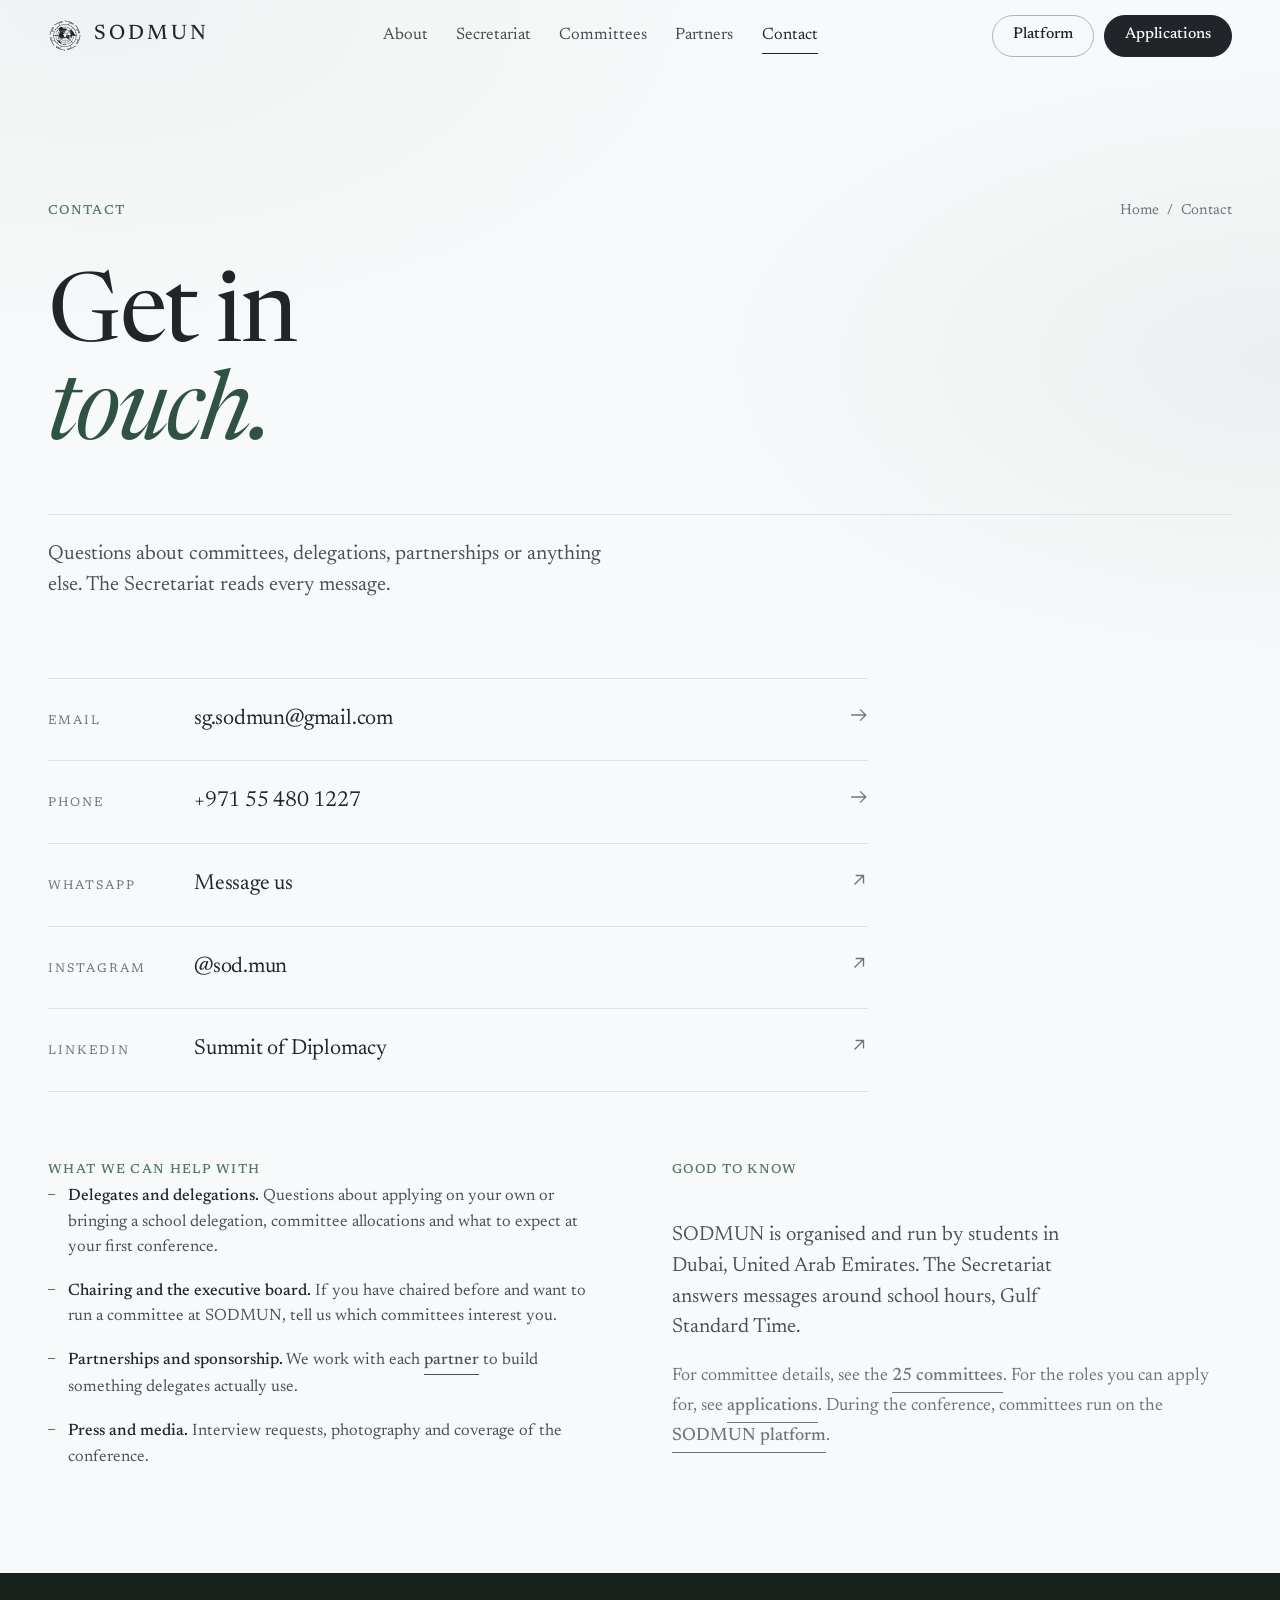
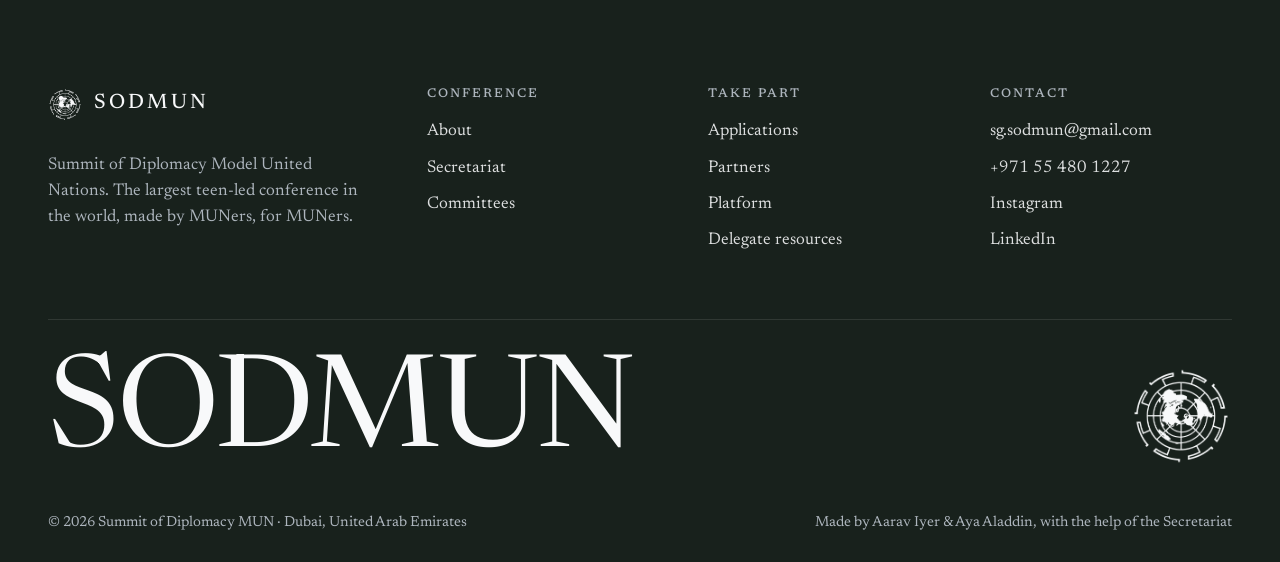
<file: contact.html>
<!doctype html>
<html lang="en">
<head>
  <meta charset="utf-8">
  <meta name="viewport" content="width=device-width, initial-scale=1, viewport-fit=cover">
  <title>Contact SODMUN | Model UN Conference in Dubai, UAE</title>
  <meta name="description" content="Contact the SODMUN Secretariat about committees, school delegations, partnerships or press. Email sg.sodmun@gmail.com or message us on WhatsApp.">
  <meta name="keywords" content="contact SODMUN, MUN Dubai contact, Model United Nations UAE enquiries">
  <link rel="canonical" href="https://sodmun.vercel.app/contact">
  <meta name="robots" content="index, follow, max-image-preview:large, max-snippet:-1, max-video-preview:-1">
  <meta name="theme-color" content="#f3f6f4">
  <meta name="author" content="SODMUN">
  <meta name="geo.region" content="AE-DU">
  <meta name="geo.placename" content="Dubai">

  <meta property="og:type" content="website">
  <meta property="og:site_name" content="SODMUN">
  <meta property="og:locale" content="en_US">
  <meta property="og:url" content="https://sodmun.vercel.app/contact">
  <meta property="og:title" content="Contact SODMUN | Model UN Conference in Dubai, UAE">
  <meta property="og:description" content="Contact the SODMUN Secretariat about committees, school delegations, partnerships or press. Email sg.sodmun@gmail.com or message us on WhatsApp.">
  <meta property="og:image" content="https://sodmun.vercel.app/assets/og/contact.jpg">
  <meta property="og:image:secure_url" content="https://sodmun.vercel.app/assets/og/contact.jpg">
  <meta property="og:image:type" content="image/jpeg">
  <meta property="og:image:width" content="1200">
  <meta property="og:image:height" content="630">
  <meta property="og:image:alt" content="Contact SODMUN | Model UN Conference in Dubai, UAE">

  <meta name="twitter:card" content="summary_large_image">
  <meta name="twitter:title" content="Contact SODMUN | Model UN Conference in Dubai, UAE">
  <meta name="twitter:description" content="Contact the SODMUN Secretariat about committees, school delegations, partnerships or press. Email sg.sodmun@gmail.com or message us on WhatsApp.">
  <meta name="twitter:image" content="https://sodmun.vercel.app/assets/og/contact.jpg">
  <meta name="twitter:image:alt" content="Contact SODMUN | Model UN Conference in Dubai, UAE">

  <link rel="icon" type="image/png" sizes="32x32" href="assets/brand/favicon-32.png">
  <link rel="icon" href="favicon.ico" sizes="any">
  <link rel="apple-touch-icon" href="assets/brand/apple-touch-icon.png">
  <link rel="manifest" href="site.webmanifest">
  <link rel="sitemap" type="application/xml" href="sitemap.xml">

  <link rel="preconnect" href="https://fonts.googleapis.com">
  <link rel="preconnect" href="https://fonts.gstatic.com" crossorigin>
  <link rel="stylesheet" href="https://fonts.googleapis.com/css2?family=Newsreader:ital,opsz,wght@0,6..72,400..500;1,6..72,400..500&display=swap">
  <link rel="stylesheet" href="css/site.css">

  <script type="application/ld+json">{"@context":"https://schema.org","@graph":[{"@type":"Organization","@id":"https://sodmun.vercel.app/#organization","name":"SODMUN","alternateName":"Summit of Diplomacy Model United Nations","description":"The largest private teen-led Model United Nations conference in the world, run by students in Dubai, United Arab Emirates.","url":"https://sodmun.vercel.app/","logo":{"@type":"ImageObject","url":"https://sodmun.vercel.app/assets/brand/icon-512.png","width":512,"height":512},"image":"https://sodmun.vercel.app/assets/og/home.jpg","email":"sg.sodmun@gmail.com","telephone":"+971 55 480 1227","foundingLocation":{"@type":"Place","name":"Dubai, United Arab Emirates"},"areaServed":[{"@type":"Place","name":"Dubai"},{"@type":"Place","name":"United Arab Emirates"},{"@type":"Place","name":"MENA"}],"sameAs":["https://instagram.com/sod.mun","https://linkedin.com/company/summit-of-diplomacy","https://app.sodmun.com"]},{"@type":"WebSite","@id":"https://sodmun.vercel.app/#website","url":"https://sodmun.vercel.app/","name":"SODMUN","description":"The largest private teen-led Model United Nations conference in the world, run by students in Dubai, United Arab Emirates.","publisher":{"@id":"https://sodmun.vercel.app/#organization"},"inLanguage":"en"},{"@type":"WebPage","@id":"https://sodmun.vercel.app/contact#webpage","url":"https://sodmun.vercel.app/contact","name":"Contact SODMUN | Model UN Conference in Dubai, UAE","description":"Contact the SODMUN Secretariat about committees, school delegations, partnerships or press. Email sg.sodmun@gmail.com or message us on WhatsApp.","isPartOf":{"@id":"https://sodmun.vercel.app/#website"},"about":{"@id":"https://sodmun.vercel.app/#organization"},"primaryImageOfPage":"https://sodmun.vercel.app/assets/og/contact.jpg","inLanguage":"en"},{"@type":"BreadcrumbList","itemListElement":[{"@type":"ListItem","position":1,"name":"Home","item":"https://sodmun.vercel.app/"},{"@type":"ListItem","position":2,"name":"Contact","item":"https://sodmun.vercel.app/contact"}]}]}</script>
  <script type="module" src="js/pages.js"></script>
</head>
<body data-page="contact">
  <main id="main">
    <section class="page-hero">
      <div class="wrap">
        <div class="page-hero__top">
          <span class="label">Contact</span>
          <nav class="crumbs" aria-label="Breadcrumb"><a href="index.html">Home</a><span>/</span><span>Contact</span></nav>
        </div>
        <h1 class="page-hero__title" data-split>Get in<br><em>touch.</em></h1>
        <div class="page-hero__sub"><p class="lede" data-reveal>Questions about committees, delegations, partnerships or anything else. The Secretariat reads every message.</p></div>
      </div>
    </section>

    <section class="section--tight" style="padding-top:0">
      <div class="wrap">
        <div class="contact contact--single">
          <div class="channels">
            <a class="channel" href="mailto:sg.sodmun@gmail.com" data-reveal><span class="channel__k">Email</span><span class="channel__v">sg.sodmun@gmail.com</span><svg class="arrow" viewBox="0 0 16 16" fill="none" aria-hidden="true"><path d="M1 8h13M9 3l5 5-5 5" stroke="currentColor" stroke-width="1.2"/></svg></a>
            <a class="channel" href="tel:+971554801227" data-reveal><span class="channel__k">Phone</span><span class="channel__v">+971 55 480 1227</span><svg class="arrow" viewBox="0 0 16 16" fill="none" aria-hidden="true"><path d="M1 8h13M9 3l5 5-5 5" stroke="currentColor" stroke-width="1.2"/></svg></a>
            <a class="channel" href="https://wa.me/971554801227" target="_blank" rel="noopener" data-reveal><span class="channel__k">WhatsApp</span><span class="channel__v">Message us</span><svg class="arrow" viewBox="0 0 16 16" fill="none" aria-hidden="true"><path d="M4 12L12 4M5 4h7v7" stroke="currentColor" stroke-width="1.2"/></svg></a>
            <a class="channel" href="https://instagram.com/sod.mun" target="_blank" rel="noopener" data-reveal><span class="channel__k">Instagram</span><span class="channel__v">@sod.mun</span><svg class="arrow" viewBox="0 0 16 16" fill="none" aria-hidden="true"><path d="M4 12L12 4M5 4h7v7" stroke="currentColor" stroke-width="1.2"/></svg></a>
            <a class="channel" href="https://linkedin.com/company/summit-of-diplomacy" target="_blank" rel="noopener" data-reveal><span class="channel__k">LinkedIn</span><span class="channel__v">Summit of Diplomacy</span><svg class="arrow" viewBox="0 0 16 16" fill="none" aria-hidden="true"><path d="M4 12L12 4M5 4h7v7" stroke="currentColor" stroke-width="1.2"/></svg></a>
          </div>
        </div>

        <div class="grid-2 mt-l">
          <div>
            <span class="label">What we can help with</span>
            <ul class="plain mt-m">
              <li><strong>Delegates and delegations.</strong> Questions about applying on your own or bringing a school delegation, committee allocations and what to expect at your first conference.</li>
              <li><strong>Chairing and the executive board.</strong> If you have chaired before and want to run a committee at SODMUN, tell us which committees interest you.</li>
              <li><strong>Partnerships and sponsorship.</strong> We work with each <a class="link" href="partners.html">partner</a> to build something delegates actually use.</li>
              <li><strong>Press and media.</strong> Interview requests, photography and coverage of the conference.</li>
            </ul>
          </div>
          <div>
            <span class="label">Good to know</span>
            <p class="lede mt-m">SODMUN is organised and run by students in Dubai, United Arab Emirates. The Secretariat answers messages around school hours, Gulf Standard Time.</p>
            <p class="mt-s muted">For committee details, see the <a class="link" href="committees.html">25 committees</a>. For the roles you can apply for, see <a class="link" href="applications.html">applications</a>. During the conference, committees run on the <a class="link" href="https://app.sodmun.com" target="_blank" rel="noopener">SODMUN platform</a>.</p>
          </div>
        </div>
      </div>
    </section>

  </main>
</body>
</html>
</file>
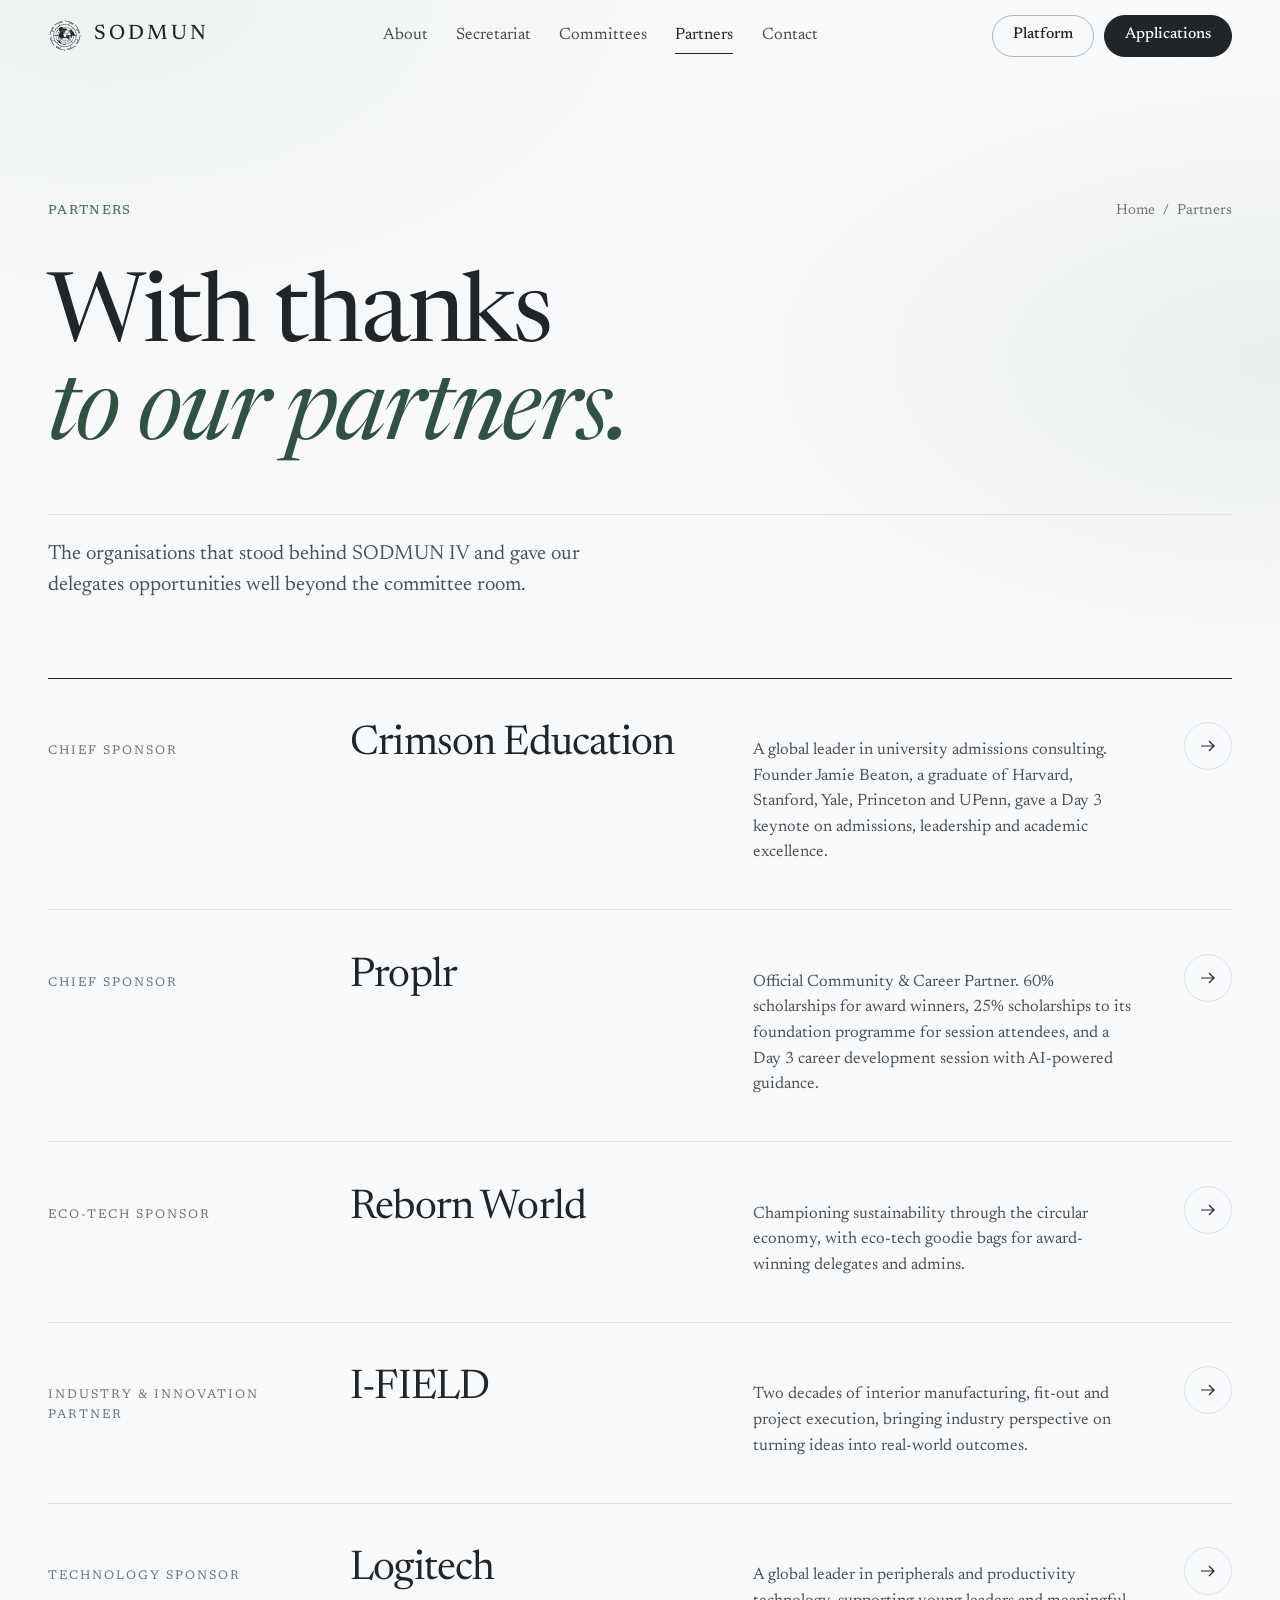
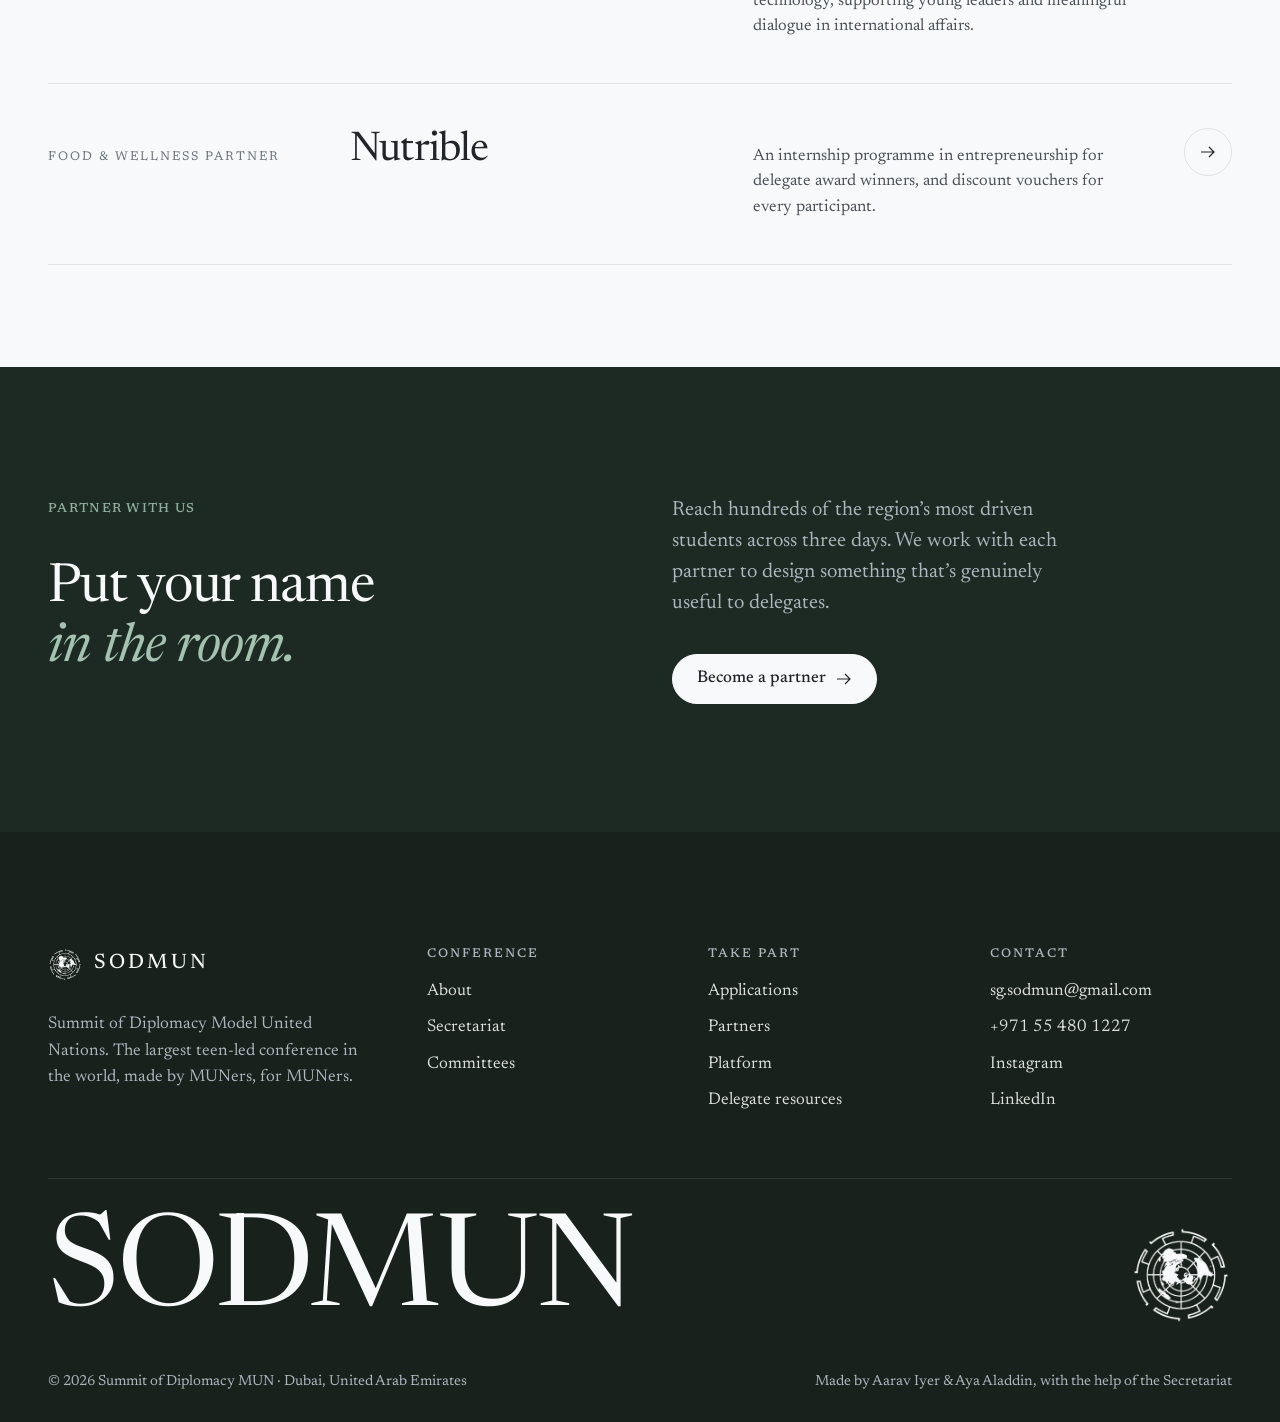
<file: partners.html>
<!doctype html>
<html lang="en">
<head>
  <meta charset="utf-8">
  <meta name="viewport" content="width=device-width, initial-scale=1, viewport-fit=cover">
  <title>Partners &amp; Sponsors | SODMUN Dubai Model United Nations</title>
  <meta name="description" content="The partners behind SODMUN, including Crimson Education and Proplr, and how your organisation can sponsor the largest teen-led MUN in the world.">
  <meta name="keywords" content="SODMUN partners, MUN sponsorship Dubai, sponsor a Model UN conference, student event sponsorship UAE">
  <link rel="canonical" href="https://sodmun.vercel.app/partners">
  <meta name="robots" content="index, follow, max-image-preview:large, max-snippet:-1, max-video-preview:-1">
  <meta name="theme-color" content="#f3f6f4">
  <meta name="author" content="SODMUN">
  <meta name="geo.region" content="AE-DU">
  <meta name="geo.placename" content="Dubai">

  <meta property="og:type" content="website">
  <meta property="og:site_name" content="SODMUN">
  <meta property="og:locale" content="en_US">
  <meta property="og:url" content="https://sodmun.vercel.app/partners">
  <meta property="og:title" content="Partners &amp; Sponsors | SODMUN Dubai Model United Nations">
  <meta property="og:description" content="The partners behind SODMUN, including Crimson Education and Proplr, and how your organisation can sponsor the largest teen-led MUN in the world.">
  <meta property="og:image" content="https://sodmun.vercel.app/assets/og/partners.jpg">
  <meta property="og:image:secure_url" content="https://sodmun.vercel.app/assets/og/partners.jpg">
  <meta property="og:image:type" content="image/jpeg">
  <meta property="og:image:width" content="1200">
  <meta property="og:image:height" content="630">
  <meta property="og:image:alt" content="Partners &amp; Sponsors | SODMUN Dubai Model United Nations">

  <meta name="twitter:card" content="summary_large_image">
  <meta name="twitter:title" content="Partners &amp; Sponsors | SODMUN Dubai Model United Nations">
  <meta name="twitter:description" content="The partners behind SODMUN, including Crimson Education and Proplr, and how your organisation can sponsor the largest teen-led MUN in the world.">
  <meta name="twitter:image" content="https://sodmun.vercel.app/assets/og/partners.jpg">
  <meta name="twitter:image:alt" content="Partners &amp; Sponsors | SODMUN Dubai Model United Nations">

  <link rel="icon" type="image/png" sizes="32x32" href="assets/brand/favicon-32.png">
  <link rel="icon" href="favicon.ico" sizes="any">
  <link rel="apple-touch-icon" href="assets/brand/apple-touch-icon.png">
  <link rel="manifest" href="site.webmanifest">
  <link rel="sitemap" type="application/xml" href="sitemap.xml">

  <link rel="preconnect" href="https://fonts.googleapis.com">
  <link rel="preconnect" href="https://fonts.gstatic.com" crossorigin>
  <link rel="stylesheet" href="https://fonts.googleapis.com/css2?family=Newsreader:ital,opsz,wght@0,6..72,400..500;1,6..72,400..500&display=swap">
  <link rel="stylesheet" href="css/site.css">

  <script type="application/ld+json">{"@context":"https://schema.org","@graph":[{"@type":"Organization","@id":"https://sodmun.vercel.app/#organization","name":"SODMUN","alternateName":"Summit of Diplomacy Model United Nations","description":"The largest private teen-led Model United Nations conference in the world, run by students in Dubai, United Arab Emirates.","url":"https://sodmun.vercel.app/","logo":{"@type":"ImageObject","url":"https://sodmun.vercel.app/assets/brand/icon-512.png","width":512,"height":512},"image":"https://sodmun.vercel.app/assets/og/home.jpg","email":"sg.sodmun@gmail.com","telephone":"+971 55 480 1227","foundingLocation":{"@type":"Place","name":"Dubai, United Arab Emirates"},"areaServed":[{"@type":"Place","name":"Dubai"},{"@type":"Place","name":"United Arab Emirates"},{"@type":"Place","name":"MENA"}],"sameAs":["https://instagram.com/sod.mun","https://linkedin.com/company/summit-of-diplomacy","https://app.sodmun.com"]},{"@type":"WebSite","@id":"https://sodmun.vercel.app/#website","url":"https://sodmun.vercel.app/","name":"SODMUN","description":"The largest private teen-led Model United Nations conference in the world, run by students in Dubai, United Arab Emirates.","publisher":{"@id":"https://sodmun.vercel.app/#organization"},"inLanguage":"en"},{"@type":"WebPage","@id":"https://sodmun.vercel.app/partners#webpage","url":"https://sodmun.vercel.app/partners","name":"Partners & Sponsors | SODMUN Dubai Model United Nations","description":"The partners behind SODMUN, including Crimson Education and Proplr, and how your organisation can sponsor the largest teen-led MUN in the world.","isPartOf":{"@id":"https://sodmun.vercel.app/#website"},"about":{"@id":"https://sodmun.vercel.app/#organization"},"primaryImageOfPage":"https://sodmun.vercel.app/assets/og/partners.jpg","inLanguage":"en"},{"@type":"BreadcrumbList","itemListElement":[{"@type":"ListItem","position":1,"name":"Home","item":"https://sodmun.vercel.app/"},{"@type":"ListItem","position":2,"name":"Partners","item":"https://sodmun.vercel.app/partners"}]}]}</script>
  <script type="module" src="js/pages.js"></script>
</head>
<body data-page="partners">
  <main id="main">
    <section class="page-hero">
      <div class="wrap">
        <div class="page-hero__top">
          <span class="label">Partners</span>
          <nav class="crumbs" aria-label="Breadcrumb"><a href="index.html">Home</a><span>/</span><span>Partners</span></nav>
        </div>
        <h1 class="page-hero__title" data-split>With thanks<br><em>to our partners.</em></h1>
        <div class="page-hero__sub"><p class="lede" data-reveal>The organisations that stood behind SODMUN IV and gave our delegates opportunities well beyond the committee room.</p></div>
      </div>
    </section>

    <section class="section--tight" style="padding-top:0">
      <div class="wrap">
        <div class="plist" id="plist"><!--gen:plist-->
    <a class="prow" href="https://www.crimsoneducation.org" target="_blank" rel="noopener" data-reveal>
      <span class="prow__tier">Chief Sponsor</span>
      <span class="prow__name"><span>Crimson Education</span></span>
      <span class="prow__blurb">A global leader in university admissions consulting. Founder Jamie Beaton, a graduate of Harvard, Stanford, Yale, Princeton and UPenn, gave a Day 3 keynote on admissions, leadership and academic excellence.</span>
      <span class="prow__go" aria-hidden="true"><svg class="arrow" viewBox="0 0 16 16" fill="none" aria-hidden="true"><path d="M1 8h13M9 3l5 5-5 5" stroke="currentColor" stroke-width="1.2"/></svg></span>
    </a>
    <a class="prow" href="https://proplr.ae" target="_blank" rel="noopener" data-reveal>
      <span class="prow__tier">Chief Sponsor</span>
      <span class="prow__name"><span>Proplr</span></span>
      <span class="prow__blurb">Official Community &amp; Career Partner. 60% scholarships for award winners, 25% scholarships to its foundation programme for session attendees, and a Day 3 career development session with AI-powered guidance.</span>
      <span class="prow__go" aria-hidden="true"><svg class="arrow" viewBox="0 0 16 16" fill="none" aria-hidden="true"><path d="M1 8h13M9 3l5 5-5 5" stroke="currentColor" stroke-width="1.2"/></svg></span>
    </a>
    <a class="prow" href="https://reborn-world.com" target="_blank" rel="noopener" data-reveal>
      <span class="prow__tier">Eco-Tech Sponsor</span>
      <span class="prow__name"><span>Reborn World</span></span>
      <span class="prow__blurb">Championing sustainability through the circular economy, with eco-tech goodie bags for award-winning delegates and admins.</span>
      <span class="prow__go" aria-hidden="true"><svg class="arrow" viewBox="0 0 16 16" fill="none" aria-hidden="true"><path d="M1 8h13M9 3l5 5-5 5" stroke="currentColor" stroke-width="1.2"/></svg></span>
    </a>
    <a class="prow" href="https://www.ifield.ae/" target="_blank" rel="noopener" data-reveal>
      <span class="prow__tier">Industry &amp; Innovation Partner</span>
      <span class="prow__name"><span>I-FIELD</span></span>
      <span class="prow__blurb">Two decades of interior manufacturing, fit-out and project execution, bringing industry perspective on turning ideas into real-world outcomes.</span>
      <span class="prow__go" aria-hidden="true"><svg class="arrow" viewBox="0 0 16 16" fill="none" aria-hidden="true"><path d="M1 8h13M9 3l5 5-5 5" stroke="currentColor" stroke-width="1.2"/></svg></span>
    </a>
    <a class="prow" href="https://logitech.com" target="_blank" rel="noopener" data-reveal>
      <span class="prow__tier">Technology Sponsor</span>
      <span class="prow__name"><span>Logitech</span></span>
      <span class="prow__blurb">A global leader in peripherals and productivity technology, supporting young leaders and meaningful dialogue in international affairs.</span>
      <span class="prow__go" aria-hidden="true"><svg class="arrow" viewBox="0 0 16 16" fill="none" aria-hidden="true"><path d="M1 8h13M9 3l5 5-5 5" stroke="currentColor" stroke-width="1.2"/></svg></span>
    </a>
    <a class="prow" href="https://nutrible.co" target="_blank" rel="noopener" data-reveal>
      <span class="prow__tier">Food &amp; Wellness Partner</span>
      <span class="prow__name"><span>Nutrible</span></span>
      <span class="prow__blurb">An internship programme in entrepreneurship for delegate award winners, and discount vouchers for every participant.</span>
      <span class="prow__go" aria-hidden="true"><svg class="arrow" viewBox="0 0 16 16" fill="none" aria-hidden="true"><path d="M1 8h13M9 3l5 5-5 5" stroke="currentColor" stroke-width="1.2"/></svg></span>
    </a><!--/gen:plist--></div>
      </div>
    </section>

    <section class="section dark">
      <div class="wrap">
        <div class="grid-2">
          <div>
            <span class="label">Partner with us</span>
            <h2 class="h2 mt-m" data-split>Put your name<br><em>in the room.</em></h2>
          </div>
          <div>
            <p class="lede" data-reveal>Reach hundreds of the region’s most driven students across three days. We work with each partner to design something that’s genuinely useful to delegates.</p>
            <div class="btn-row mt-m" data-reveal><a class="btn" href="mailto:sg.sodmun@gmail.com?subject=Partnering%20with%20SODMUN%20V">Become a partner <svg class="arrow" viewBox="0 0 16 16" fill="none" aria-hidden="true"><path d="M1 8h13M9 3l5 5-5 5" stroke="currentColor" stroke-width="1.2"/></svg></a></div>
          </div>
        </div>
      </div>
    </section>

  </main>
</body>
</html>
</file>
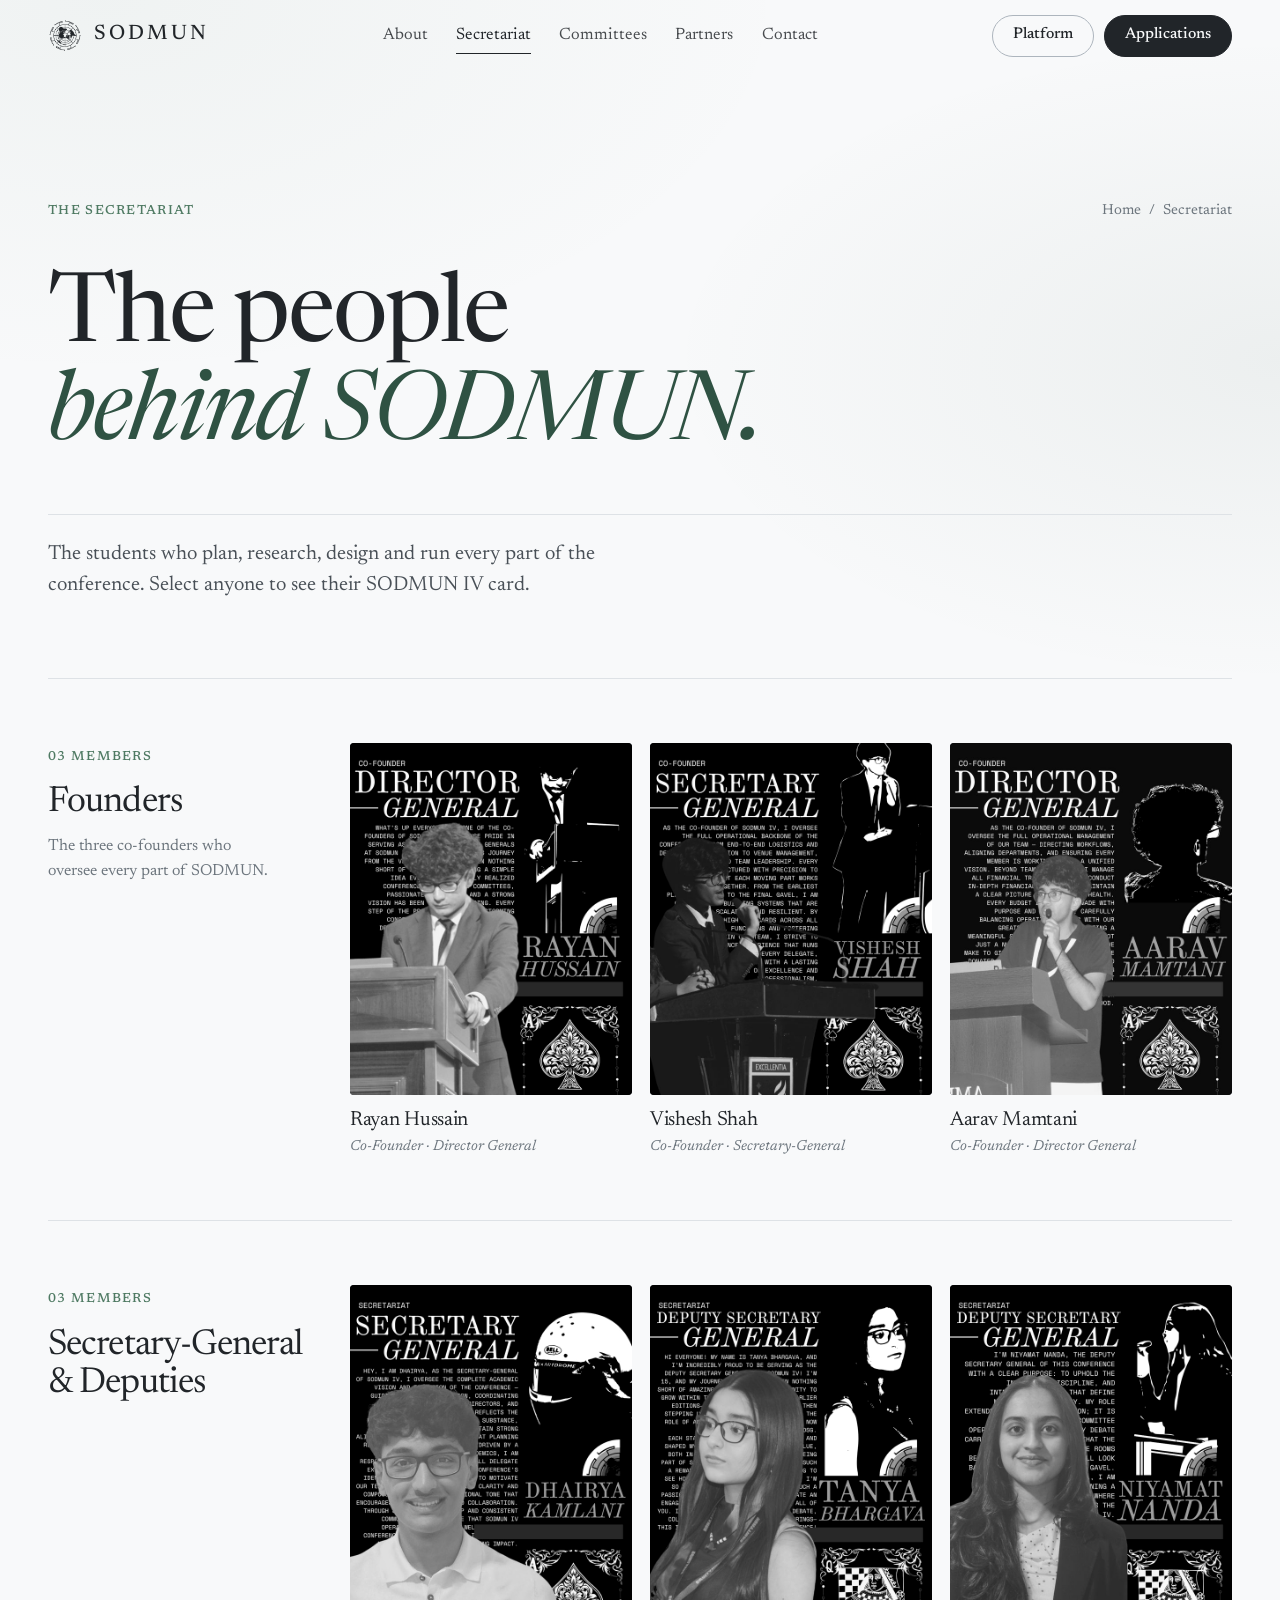
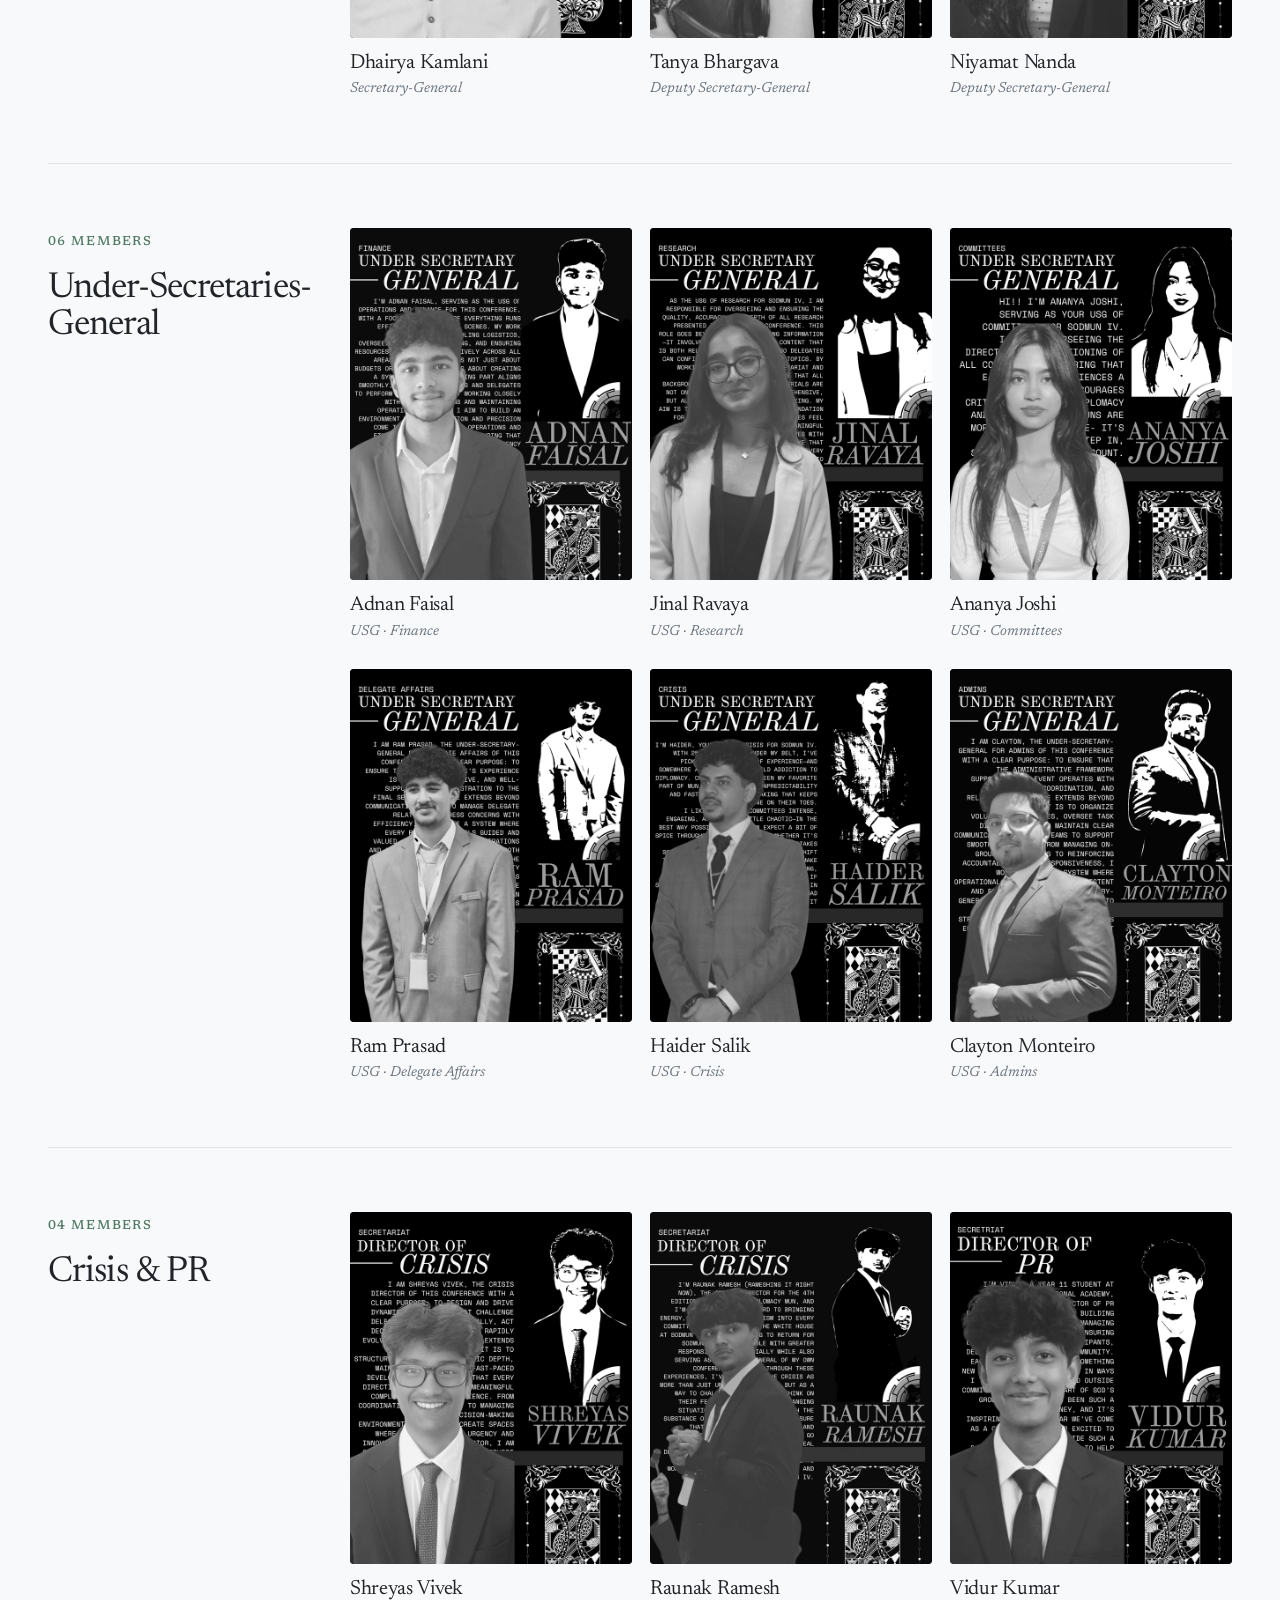
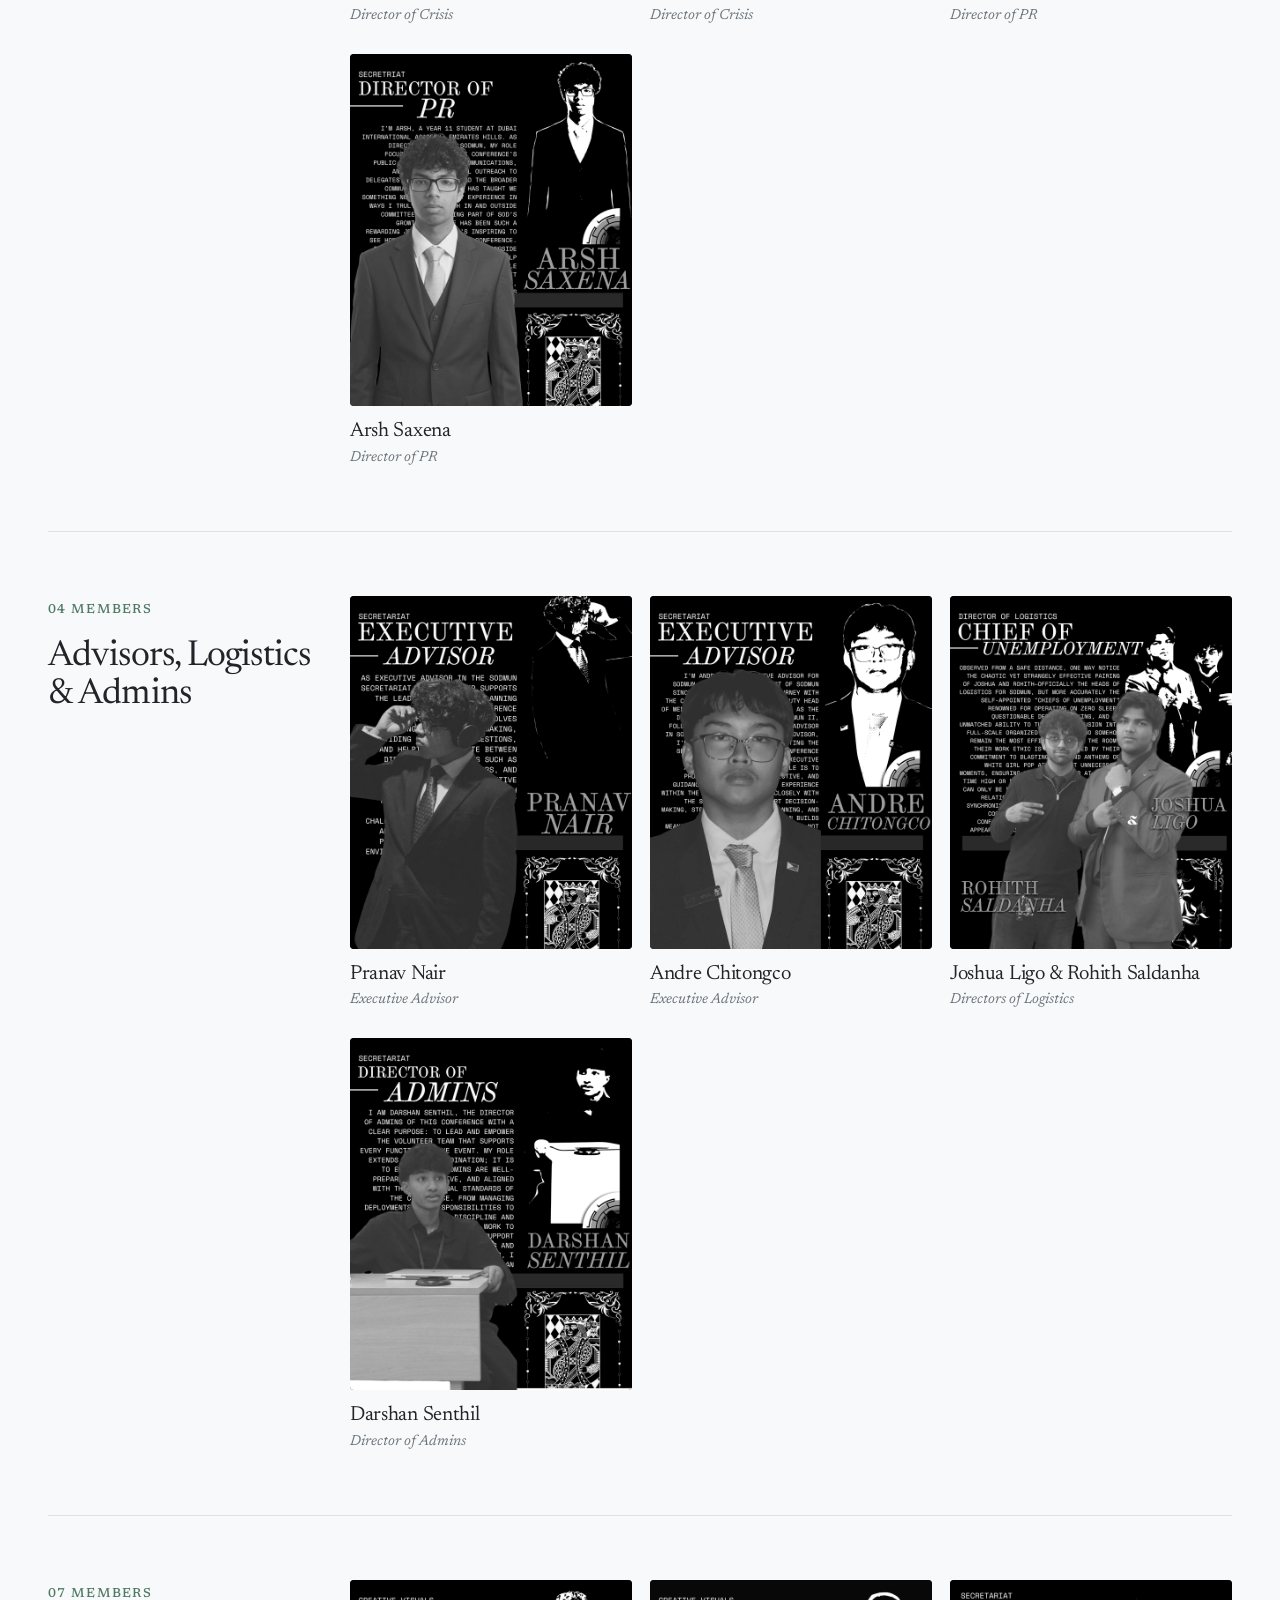
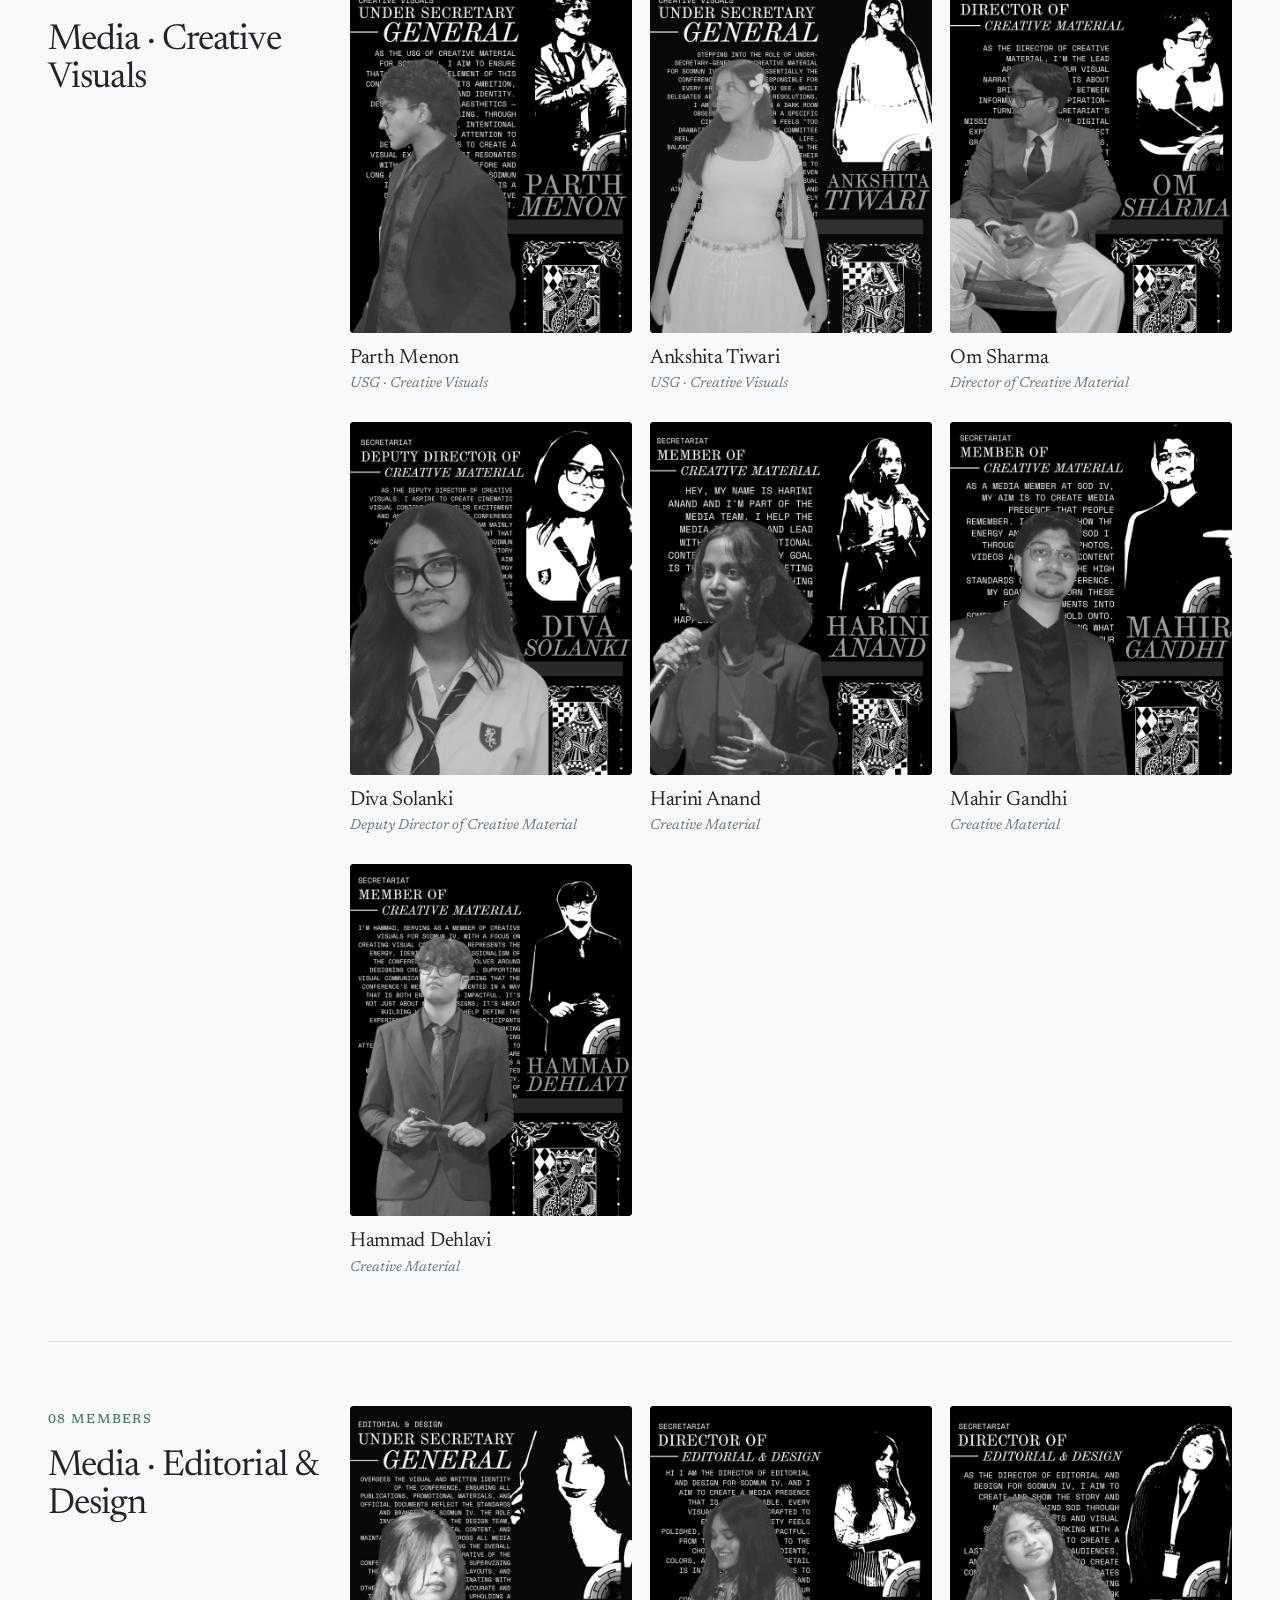
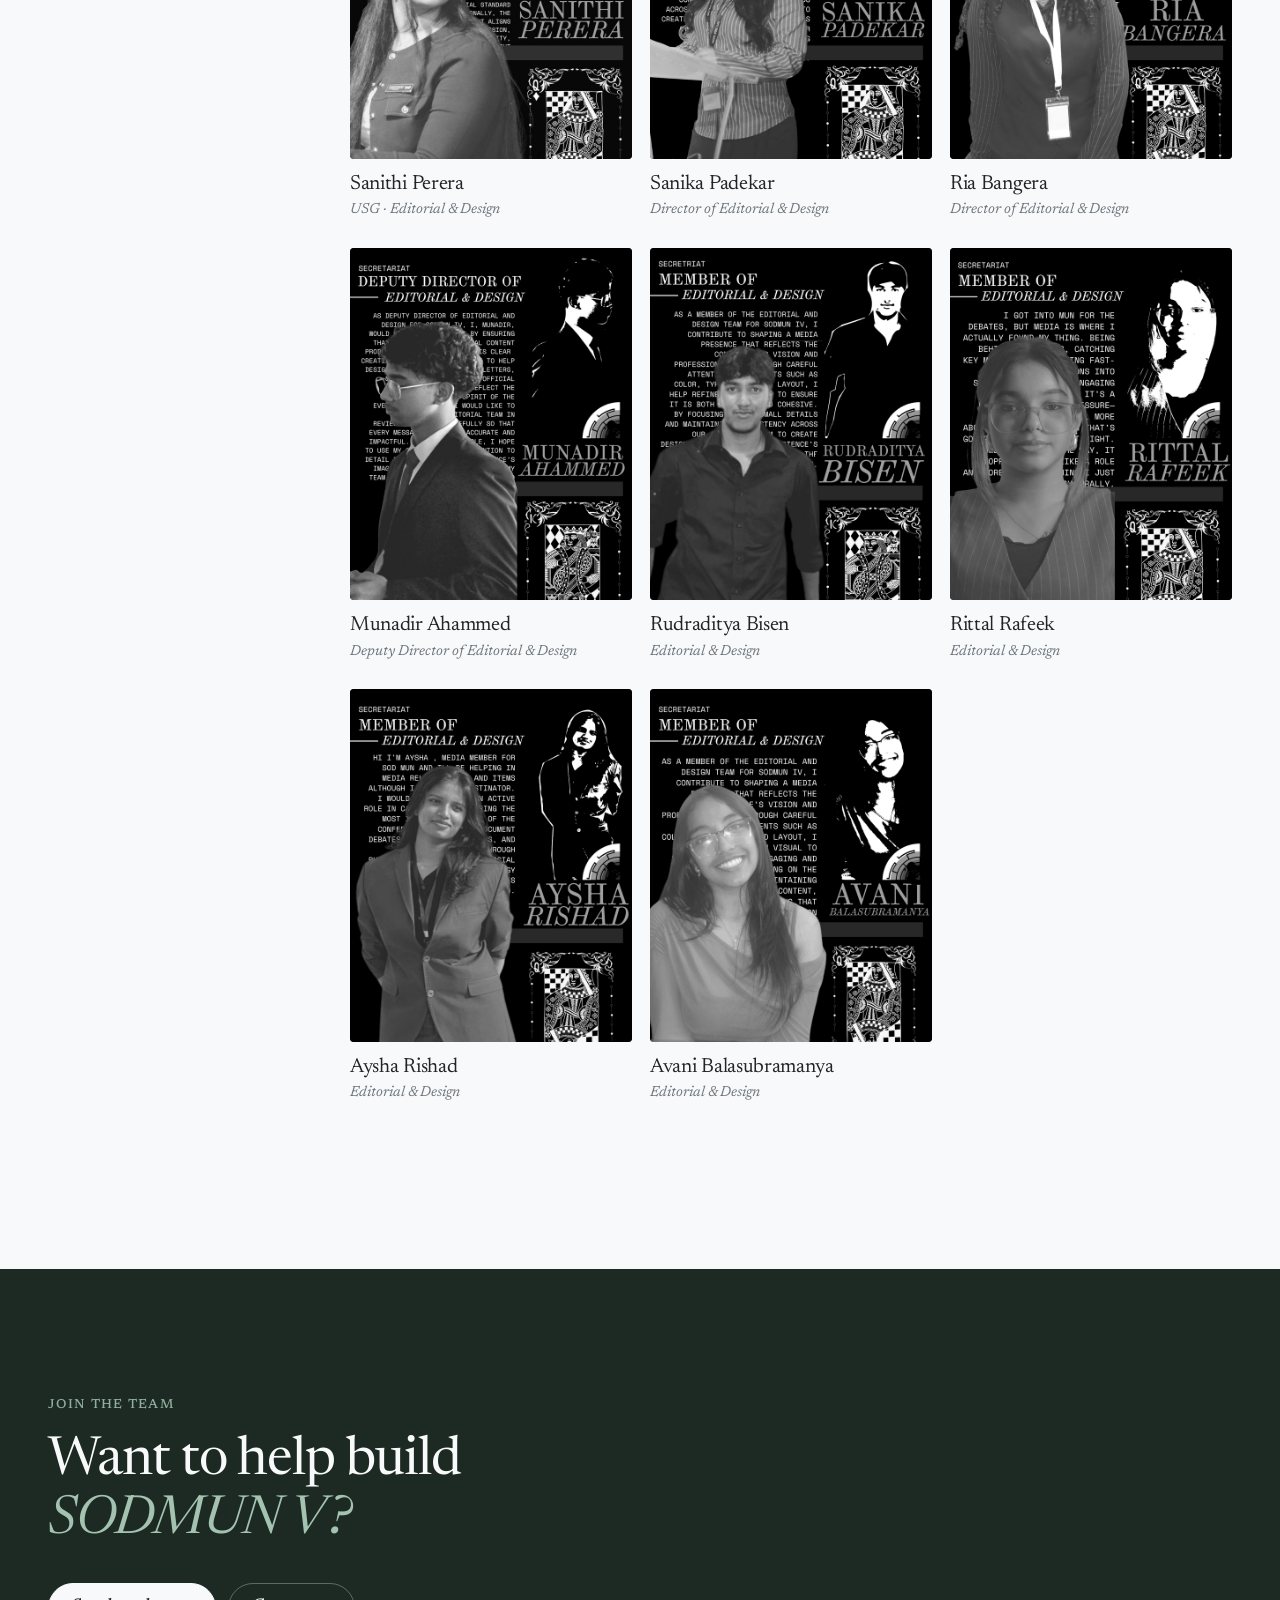
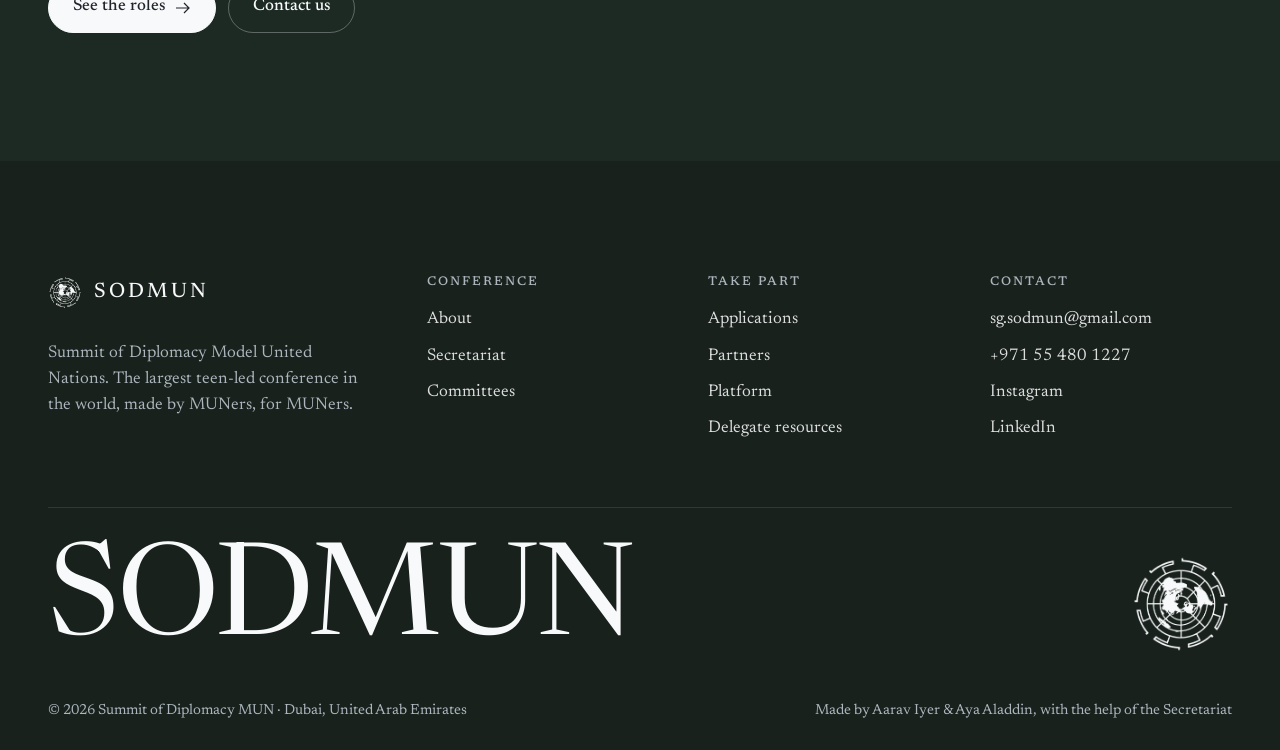
<file: secretariat.html>
<!doctype html>
<html lang="en">
<head>
  <meta charset="utf-8">
  <meta name="viewport" content="width=device-width, initial-scale=1, viewport-fit=cover">
  <title>Secretariat | The Team Behind SODMUN Dubai</title>
  <meta name="description" content="Meet the SODMUN Secretariat: the founders, Secretary-General, Under-Secretaries-General, crisis, PR, logistics and media teams who run the conference.">
  <meta name="keywords" content="SODMUN secretariat, MUN secretary general, Model UN executive board Dubai, MUN organising team">
  <link rel="canonical" href="https://sodmun.vercel.app/secretariat">
  <meta name="robots" content="index, follow, max-image-preview:large, max-snippet:-1, max-video-preview:-1">
  <meta name="theme-color" content="#f3f6f4">
  <meta name="author" content="SODMUN">
  <meta name="geo.region" content="AE-DU">
  <meta name="geo.placename" content="Dubai">

  <meta property="og:type" content="website">
  <meta property="og:site_name" content="SODMUN">
  <meta property="og:locale" content="en_US">
  <meta property="og:url" content="https://sodmun.vercel.app/secretariat">
  <meta property="og:title" content="Secretariat | The Team Behind SODMUN Dubai">
  <meta property="og:description" content="Meet the SODMUN Secretariat: the founders, Secretary-General, Under-Secretaries-General, crisis, PR, logistics and media teams who run the conference.">
  <meta property="og:image" content="https://sodmun.vercel.app/assets/og/secretariat.jpg">
  <meta property="og:image:secure_url" content="https://sodmun.vercel.app/assets/og/secretariat.jpg">
  <meta property="og:image:type" content="image/jpeg">
  <meta property="og:image:width" content="1200">
  <meta property="og:image:height" content="630">
  <meta property="og:image:alt" content="Secretariat | The Team Behind SODMUN Dubai">

  <meta name="twitter:card" content="summary_large_image">
  <meta name="twitter:title" content="Secretariat | The Team Behind SODMUN Dubai">
  <meta name="twitter:description" content="Meet the SODMUN Secretariat: the founders, Secretary-General, Under-Secretaries-General, crisis, PR, logistics and media teams who run the conference.">
  <meta name="twitter:image" content="https://sodmun.vercel.app/assets/og/secretariat.jpg">
  <meta name="twitter:image:alt" content="Secretariat | The Team Behind SODMUN Dubai">

  <link rel="icon" type="image/png" sizes="32x32" href="assets/brand/favicon-32.png">
  <link rel="icon" href="favicon.ico" sizes="any">
  <link rel="apple-touch-icon" href="assets/brand/apple-touch-icon.png">
  <link rel="manifest" href="site.webmanifest">
  <link rel="sitemap" type="application/xml" href="sitemap.xml">

  <link rel="preconnect" href="https://fonts.googleapis.com">
  <link rel="preconnect" href="https://fonts.gstatic.com" crossorigin>
  <link rel="stylesheet" href="https://fonts.googleapis.com/css2?family=Newsreader:ital,opsz,wght@0,6..72,400..500;1,6..72,400..500&display=swap">
  <link rel="stylesheet" href="css/site.css">

  <script type="application/ld+json">{"@context":"https://schema.org","@graph":[{"@type":"Organization","@id":"https://sodmun.vercel.app/#organization","name":"SODMUN","alternateName":"Summit of Diplomacy Model United Nations","description":"The largest private teen-led Model United Nations conference in the world, run by students in Dubai, United Arab Emirates.","url":"https://sodmun.vercel.app/","logo":{"@type":"ImageObject","url":"https://sodmun.vercel.app/assets/brand/icon-512.png","width":512,"height":512},"image":"https://sodmun.vercel.app/assets/og/home.jpg","email":"sg.sodmun@gmail.com","telephone":"+971 55 480 1227","foundingLocation":{"@type":"Place","name":"Dubai, United Arab Emirates"},"areaServed":[{"@type":"Place","name":"Dubai"},{"@type":"Place","name":"United Arab Emirates"},{"@type":"Place","name":"MENA"}],"sameAs":["https://instagram.com/sod.mun","https://linkedin.com/company/summit-of-diplomacy","https://app.sodmun.com"]},{"@type":"WebSite","@id":"https://sodmun.vercel.app/#website","url":"https://sodmun.vercel.app/","name":"SODMUN","description":"The largest private teen-led Model United Nations conference in the world, run by students in Dubai, United Arab Emirates.","publisher":{"@id":"https://sodmun.vercel.app/#organization"},"inLanguage":"en"},{"@type":"WebPage","@id":"https://sodmun.vercel.app/secretariat#webpage","url":"https://sodmun.vercel.app/secretariat","name":"Secretariat | The Team Behind SODMUN Dubai","description":"Meet the SODMUN Secretariat: the founders, Secretary-General, Under-Secretaries-General, crisis, PR, logistics and media teams who run the conference.","isPartOf":{"@id":"https://sodmun.vercel.app/#website"},"about":{"@id":"https://sodmun.vercel.app/#organization"},"primaryImageOfPage":"https://sodmun.vercel.app/assets/og/secretariat.jpg","inLanguage":"en"},{"@type":"BreadcrumbList","itemListElement":[{"@type":"ListItem","position":1,"name":"Home","item":"https://sodmun.vercel.app/"},{"@type":"ListItem","position":2,"name":"Secretariat","item":"https://sodmun.vercel.app/secretariat"}]},{"@type":"ItemList","name":"SODMUN Secretariat","itemListElement":[{"@type":"ListItem","position":1,"item":{"@type":"Person","name":"Rayan Hussain","jobTitle":"Co-Founder · Director General","worksFor":{"@id":"https://sodmun.vercel.app/#organization"}}},{"@type":"ListItem","position":2,"item":{"@type":"Person","name":"Vishesh Shah","jobTitle":"Co-Founder · Secretary-General","worksFor":{"@id":"https://sodmun.vercel.app/#organization"}}},{"@type":"ListItem","position":3,"item":{"@type":"Person","name":"Aarav Mamtani","jobTitle":"Co-Founder · Director General","worksFor":{"@id":"https://sodmun.vercel.app/#organization"}}},{"@type":"ListItem","position":4,"item":{"@type":"Person","name":"Dhairya Kamlani","jobTitle":"Secretary-General","worksFor":{"@id":"https://sodmun.vercel.app/#organization"}}},{"@type":"ListItem","position":5,"item":{"@type":"Person","name":"Tanya Bhargava","jobTitle":"Deputy Secretary-General","worksFor":{"@id":"https://sodmun.vercel.app/#organization"}}},{"@type":"ListItem","position":6,"item":{"@type":"Person","name":"Niyamat Nanda","jobTitle":"Deputy Secretary-General","worksFor":{"@id":"https://sodmun.vercel.app/#organization"}}},{"@type":"ListItem","position":7,"item":{"@type":"Person","name":"Adnan Faisal","jobTitle":"USG · Finance","worksFor":{"@id":"https://sodmun.vercel.app/#organization"}}},{"@type":"ListItem","position":8,"item":{"@type":"Person","name":"Jinal Ravaya","jobTitle":"USG · Research","worksFor":{"@id":"https://sodmun.vercel.app/#organization"}}},{"@type":"ListItem","position":9,"item":{"@type":"Person","name":"Ananya Joshi","jobTitle":"USG · Committees","worksFor":{"@id":"https://sodmun.vercel.app/#organization"}}},{"@type":"ListItem","position":10,"item":{"@type":"Person","name":"Ram Prasad","jobTitle":"USG · Delegate Affairs","worksFor":{"@id":"https://sodmun.vercel.app/#organization"}}},{"@type":"ListItem","position":11,"item":{"@type":"Person","name":"Haider Salik","jobTitle":"USG · Crisis","worksFor":{"@id":"https://sodmun.vercel.app/#organization"}}},{"@type":"ListItem","position":12,"item":{"@type":"Person","name":"Clayton Monteiro","jobTitle":"USG · Admins","worksFor":{"@id":"https://sodmun.vercel.app/#organization"}}},{"@type":"ListItem","position":13,"item":{"@type":"Person","name":"Shreyas Vivek","jobTitle":"Director of Crisis","worksFor":{"@id":"https://sodmun.vercel.app/#organization"}}},{"@type":"ListItem","position":14,"item":{"@type":"Person","name":"Raunak Ramesh","jobTitle":"Director of Crisis","worksFor":{"@id":"https://sodmun.vercel.app/#organization"}}},{"@type":"ListItem","position":15,"item":{"@type":"Person","name":"Vidur Kumar","jobTitle":"Director of PR","worksFor":{"@id":"https://sodmun.vercel.app/#organization"}}},{"@type":"ListItem","position":16,"item":{"@type":"Person","name":"Arsh Saxena","jobTitle":"Director of PR","worksFor":{"@id":"https://sodmun.vercel.app/#organization"}}},{"@type":"ListItem","position":17,"item":{"@type":"Person","name":"Pranav Nair","jobTitle":"Executive Advisor","worksFor":{"@id":"https://sodmun.vercel.app/#organization"}}},{"@type":"ListItem","position":18,"item":{"@type":"Person","name":"Andre Chitongco","jobTitle":"Executive Advisor","worksFor":{"@id":"https://sodmun.vercel.app/#organization"}}},{"@type":"ListItem","position":19,"item":{"@type":"Person","name":"Joshua Ligo & Rohith Saldanha","jobTitle":"Directors of Logistics","worksFor":{"@id":"https://sodmun.vercel.app/#organization"}}},{"@type":"ListItem","position":20,"item":{"@type":"Person","name":"Darshan Senthil","jobTitle":"Director of Admins","worksFor":{"@id":"https://sodmun.vercel.app/#organization"}}},{"@type":"ListItem","position":21,"item":{"@type":"Person","name":"Parth Menon","jobTitle":"USG · Creative Visuals","worksFor":{"@id":"https://sodmun.vercel.app/#organization"}}},{"@type":"ListItem","position":22,"item":{"@type":"Person","name":"Ankshita Tiwari","jobTitle":"USG · Creative Visuals","worksFor":{"@id":"https://sodmun.vercel.app/#organization"}}},{"@type":"ListItem","position":23,"item":{"@type":"Person","name":"Om Sharma","jobTitle":"Director of Creative Material","worksFor":{"@id":"https://sodmun.vercel.app/#organization"}}},{"@type":"ListItem","position":24,"item":{"@type":"Person","name":"Diva Solanki","jobTitle":"Deputy Director of Creative Material","worksFor":{"@id":"https://sodmun.vercel.app/#organization"}}},{"@type":"ListItem","position":25,"item":{"@type":"Person","name":"Harini Anand","jobTitle":"Creative Material","worksFor":{"@id":"https://sodmun.vercel.app/#organization"}}},{"@type":"ListItem","position":26,"item":{"@type":"Person","name":"Mahir Gandhi","jobTitle":"Creative Material","worksFor":{"@id":"https://sodmun.vercel.app/#organization"}}},{"@type":"ListItem","position":27,"item":{"@type":"Person","name":"Hammad Dehlavi","jobTitle":"Creative Material","worksFor":{"@id":"https://sodmun.vercel.app/#organization"}}},{"@type":"ListItem","position":28,"item":{"@type":"Person","name":"Sanithi Perera","jobTitle":"USG · Editorial & Design","worksFor":{"@id":"https://sodmun.vercel.app/#organization"}}},{"@type":"ListItem","position":29,"item":{"@type":"Person","name":"Sanika Padekar","jobTitle":"Director of Editorial & Design","worksFor":{"@id":"https://sodmun.vercel.app/#organization"}}},{"@type":"ListItem","position":30,"item":{"@type":"Person","name":"Ria Bangera","jobTitle":"Director of Editorial & Design","worksFor":{"@id":"https://sodmun.vercel.app/#organization"}}},{"@type":"ListItem","position":31,"item":{"@type":"Person","name":"Munadir Ahammed","jobTitle":"Deputy Director of Editorial & Design","worksFor":{"@id":"https://sodmun.vercel.app/#organization"}}},{"@type":"ListItem","position":32,"item":{"@type":"Person","name":"Rudraditya Bisen","jobTitle":"Editorial & Design","worksFor":{"@id":"https://sodmun.vercel.app/#organization"}}},{"@type":"ListItem","position":33,"item":{"@type":"Person","name":"Rittal Rafeek","jobTitle":"Editorial & Design","worksFor":{"@id":"https://sodmun.vercel.app/#organization"}}},{"@type":"ListItem","position":34,"item":{"@type":"Person","name":"Aysha Rishad","jobTitle":"Editorial & Design","worksFor":{"@id":"https://sodmun.vercel.app/#organization"}}},{"@type":"ListItem","position":35,"item":{"@type":"Person","name":"Avani Balasubramanya","jobTitle":"Editorial & Design","worksFor":{"@id":"https://sodmun.vercel.app/#organization"}}}]}]}</script>
  <script type="module" src="js/pages.js"></script>
</head>
<body data-page="secretariat">
  <main id="main">
    <section class="page-hero">
      <div class="wrap">
        <div class="page-hero__top">
          <span class="label">The Secretariat</span>
          <nav class="crumbs" aria-label="Breadcrumb"><a href="index.html">Home</a><span>/</span><span>Secretariat</span></nav>
        </div>
        <h1 class="page-hero__title" data-split>The people<br><em>behind SODMUN.</em></h1>
        <div class="page-hero__sub"><p class="lede" data-reveal>The students who plan, research, design and run every part of the conference. Select anyone to see their SODMUN IV card.</p></div>
      </div>
    </section>

    <section class="section--tight" style="padding-top:0">
      <div class="wrap" id="groups"><!--gen:groups-->
    <section class="group" aria-labelledby="g0">
      <div class="group__head">
        <span class="label">03 members</span>
        <h2 id="g0">Founders</h2>
        <p>The three co-founders who oversee every part of SODMUN.</p>
      </div>
      <div class="group__grid">
  <button class="person" data-person="rayan-hussain" data-reveal>
    <div class="person__img"><img src="assets/sec/rayan-hussain.jpg" alt="Rayan Hussain, Co-Founder · Director General at SODMUN" loading="lazy" width="640" height="800"></div>
    <div class="person__name">Rayan Hussain</div>
    <div class="person__role">Co-Founder · Director General</div>
  </button>
  <button class="person" data-person="vishesh-shah" data-reveal>
    <div class="person__img"><img src="assets/sec/vishesh-shah.jpg" alt="Vishesh Shah, Co-Founder · Secretary-General at SODMUN" loading="lazy" width="640" height="800"></div>
    <div class="person__name">Vishesh Shah</div>
    <div class="person__role">Co-Founder · Secretary-General</div>
  </button>
  <button class="person" data-person="aarav-mamtani" data-reveal>
    <div class="person__img"><img src="assets/sec/aarav-mamtani.jpg" alt="Aarav Mamtani, Co-Founder · Director General at SODMUN" loading="lazy" width="640" height="800"></div>
    <div class="person__name">Aarav Mamtani</div>
    <div class="person__role">Co-Founder · Director General</div>
  </button></div>
    </section>
    <section class="group" aria-labelledby="g1">
      <div class="group__head">
        <span class="label">03 members</span>
        <h2 id="g1">Secretary-General &amp; Deputies</h2>
        
      </div>
      <div class="group__grid">
  <button class="person" data-person="dhairya-kamlani" data-reveal>
    <div class="person__img"><img src="assets/sec/dhairya-kamlani.jpg" alt="Dhairya Kamlani, Secretary-General at SODMUN" loading="lazy" width="640" height="800"></div>
    <div class="person__name">Dhairya Kamlani</div>
    <div class="person__role">Secretary-General</div>
  </button>
  <button class="person" data-person="tanya-bhargava" data-reveal>
    <div class="person__img"><img src="assets/sec/tanya-bhargava.jpg" alt="Tanya Bhargava, Deputy Secretary-General at SODMUN" loading="lazy" width="640" height="800"></div>
    <div class="person__name">Tanya Bhargava</div>
    <div class="person__role">Deputy Secretary-General</div>
  </button>
  <button class="person" data-person="niyamat-nanda" data-reveal>
    <div class="person__img"><img src="assets/sec/niyamat-nanda.jpg" alt="Niyamat Nanda, Deputy Secretary-General at SODMUN" loading="lazy" width="640" height="800"></div>
    <div class="person__name">Niyamat Nanda</div>
    <div class="person__role">Deputy Secretary-General</div>
  </button></div>
    </section>
    <section class="group" aria-labelledby="g2">
      <div class="group__head">
        <span class="label">06 members</span>
        <h2 id="g2">Under-Secretaries-General</h2>
        
      </div>
      <div class="group__grid">
  <button class="person" data-person="adnan-faisal" data-reveal>
    <div class="person__img"><img src="assets/sec/adnan-faisal.jpg" alt="Adnan Faisal, USG · Finance at SODMUN" loading="lazy" width="640" height="800"></div>
    <div class="person__name">Adnan Faisal</div>
    <div class="person__role">USG · Finance</div>
  </button>
  <button class="person" data-person="jinal-ravaya" data-reveal>
    <div class="person__img"><img src="assets/sec/jinal-ravaya.jpg" alt="Jinal Ravaya, USG · Research at SODMUN" loading="lazy" width="640" height="800"></div>
    <div class="person__name">Jinal Ravaya</div>
    <div class="person__role">USG · Research</div>
  </button>
  <button class="person" data-person="ananya-joshi" data-reveal>
    <div class="person__img"><img src="assets/sec/ananya-joshi.jpg" alt="Ananya Joshi, USG · Committees at SODMUN" loading="lazy" width="640" height="800"></div>
    <div class="person__name">Ananya Joshi</div>
    <div class="person__role">USG · Committees</div>
  </button>
  <button class="person" data-person="ram-prasad" data-reveal>
    <div class="person__img"><img src="assets/sec/ram-prasad.jpg" alt="Ram Prasad, USG · Delegate Affairs at SODMUN" loading="lazy" width="640" height="800"></div>
    <div class="person__name">Ram Prasad</div>
    <div class="person__role">USG · Delegate Affairs</div>
  </button>
  <button class="person" data-person="haider-salik" data-reveal>
    <div class="person__img"><img src="assets/sec/haider-salik.jpg" alt="Haider Salik, USG · Crisis at SODMUN" loading="lazy" width="640" height="800"></div>
    <div class="person__name">Haider Salik</div>
    <div class="person__role">USG · Crisis</div>
  </button>
  <button class="person" data-person="clayton-monteiro" data-reveal>
    <div class="person__img"><img src="assets/sec/clayton-monteiro.jpg" alt="Clayton Monteiro, USG · Admins at SODMUN" loading="lazy" width="640" height="800"></div>
    <div class="person__name">Clayton Monteiro</div>
    <div class="person__role">USG · Admins</div>
  </button></div>
    </section>
    <section class="group" aria-labelledby="g3">
      <div class="group__head">
        <span class="label">04 members</span>
        <h2 id="g3">Crisis &amp; PR</h2>
        
      </div>
      <div class="group__grid">
  <button class="person" data-person="shreyas-vivek" data-reveal>
    <div class="person__img"><img src="assets/sec/shreyas-vivek.jpg" alt="Shreyas Vivek, Director of Crisis at SODMUN" loading="lazy" width="640" height="800"></div>
    <div class="person__name">Shreyas Vivek</div>
    <div class="person__role">Director of Crisis</div>
  </button>
  <button class="person" data-person="raunak-ramesh" data-reveal>
    <div class="person__img"><img src="assets/sec/raunak-ramesh.jpg" alt="Raunak Ramesh, Director of Crisis at SODMUN" loading="lazy" width="640" height="800"></div>
    <div class="person__name">Raunak Ramesh</div>
    <div class="person__role">Director of Crisis</div>
  </button>
  <button class="person" data-person="vidur-kumar" data-reveal>
    <div class="person__img"><img src="assets/sec/vidur-kumar.jpg" alt="Vidur Kumar, Director of PR at SODMUN" loading="lazy" width="640" height="800"></div>
    <div class="person__name">Vidur Kumar</div>
    <div class="person__role">Director of PR</div>
  </button>
  <button class="person" data-person="arsh-saxena" data-reveal>
    <div class="person__img"><img src="assets/sec/arsh-saxena.jpg" alt="Arsh Saxena, Director of PR at SODMUN" loading="lazy" width="640" height="800"></div>
    <div class="person__name">Arsh Saxena</div>
    <div class="person__role">Director of PR</div>
  </button></div>
    </section>
    <section class="group" aria-labelledby="g4">
      <div class="group__head">
        <span class="label">04 members</span>
        <h2 id="g4">Advisors, Logistics &amp; Admins</h2>
        
      </div>
      <div class="group__grid">
  <button class="person" data-person="pranav-nair" data-reveal>
    <div class="person__img"><img src="assets/sec/pranav-nair.jpg" alt="Pranav Nair, Executive Advisor at SODMUN" loading="lazy" width="640" height="800"></div>
    <div class="person__name">Pranav Nair</div>
    <div class="person__role">Executive Advisor</div>
  </button>
  <button class="person" data-person="andre-chitongco" data-reveal>
    <div class="person__img"><img src="assets/sec/andre-chitongco.jpg" alt="Andre Chitongco, Executive Advisor at SODMUN" loading="lazy" width="640" height="800"></div>
    <div class="person__name">Andre Chitongco</div>
    <div class="person__role">Executive Advisor</div>
  </button>
  <button class="person" data-person="joshua-rohith" data-reveal>
    <div class="person__img"><img src="assets/sec/joshua-rohith.jpg" alt="Joshua Ligo &amp; Rohith Saldanha, Directors of Logistics at SODMUN" loading="lazy" width="640" height="800"></div>
    <div class="person__name">Joshua Ligo &amp; Rohith Saldanha</div>
    <div class="person__role">Directors of Logistics</div>
  </button>
  <button class="person" data-person="darshan-senthil" data-reveal>
    <div class="person__img"><img src="assets/sec/darshan-senthil.jpg" alt="Darshan Senthil, Director of Admins at SODMUN" loading="lazy" width="640" height="800"></div>
    <div class="person__name">Darshan Senthil</div>
    <div class="person__role">Director of Admins</div>
  </button></div>
    </section>
    <section class="group" aria-labelledby="g5">
      <div class="group__head">
        <span class="label">07 members</span>
        <h2 id="g5">Media · Creative Visuals</h2>
        
      </div>
      <div class="group__grid">
  <button class="person" data-person="parth-menon" data-reveal>
    <div class="person__img"><img src="assets/sec/parth-menon.jpg" alt="Parth Menon, USG · Creative Visuals at SODMUN" loading="lazy" width="640" height="800"></div>
    <div class="person__name">Parth Menon</div>
    <div class="person__role">USG · Creative Visuals</div>
  </button>
  <button class="person" data-person="ankshita-tiwari" data-reveal>
    <div class="person__img"><img src="assets/sec/ankshita-tiwari.jpg" alt="Ankshita Tiwari, USG · Creative Visuals at SODMUN" loading="lazy" width="640" height="800"></div>
    <div class="person__name">Ankshita Tiwari</div>
    <div class="person__role">USG · Creative Visuals</div>
  </button>
  <button class="person" data-person="om-sharma" data-reveal>
    <div class="person__img"><img src="assets/sec/om-sharma.jpg" alt="Om Sharma, Director of Creative Material at SODMUN" loading="lazy" width="640" height="800"></div>
    <div class="person__name">Om Sharma</div>
    <div class="person__role">Director of Creative Material</div>
  </button>
  <button class="person" data-person="diva-solanki" data-reveal>
    <div class="person__img"><img src="assets/sec/diva-solanki.jpg" alt="Diva Solanki, Deputy Director of Creative Material at SODMUN" loading="lazy" width="640" height="800"></div>
    <div class="person__name">Diva Solanki</div>
    <div class="person__role">Deputy Director of Creative Material</div>
  </button>
  <button class="person" data-person="harini-anand" data-reveal>
    <div class="person__img"><img src="assets/sec/harini-anand.jpg" alt="Harini Anand, Creative Material at SODMUN" loading="lazy" width="640" height="800"></div>
    <div class="person__name">Harini Anand</div>
    <div class="person__role">Creative Material</div>
  </button>
  <button class="person" data-person="mahir-gandhi" data-reveal>
    <div class="person__img"><img src="assets/sec/mahir-gandhi.jpg" alt="Mahir Gandhi, Creative Material at SODMUN" loading="lazy" width="640" height="800"></div>
    <div class="person__name">Mahir Gandhi</div>
    <div class="person__role">Creative Material</div>
  </button>
  <button class="person" data-person="hammad-dehlavi" data-reveal>
    <div class="person__img"><img src="assets/sec/hammad-dehlavi.jpg" alt="Hammad Dehlavi, Creative Material at SODMUN" loading="lazy" width="640" height="800"></div>
    <div class="person__name">Hammad Dehlavi</div>
    <div class="person__role">Creative Material</div>
  </button></div>
    </section>
    <section class="group" aria-labelledby="g6">
      <div class="group__head">
        <span class="label">08 members</span>
        <h2 id="g6">Media · Editorial &amp; Design</h2>
        
      </div>
      <div class="group__grid">
  <button class="person" data-person="sanithi-perera" data-reveal>
    <div class="person__img"><img src="assets/sec/sanithi-perera.jpg" alt="Sanithi Perera, USG · Editorial &amp; Design at SODMUN" loading="lazy" width="640" height="800"></div>
    <div class="person__name">Sanithi Perera</div>
    <div class="person__role">USG · Editorial &amp; Design</div>
  </button>
  <button class="person" data-person="sanika-padekar" data-reveal>
    <div class="person__img"><img src="assets/sec/sanika-padekar.jpg" alt="Sanika Padekar, Director of Editorial &amp; Design at SODMUN" loading="lazy" width="640" height="800"></div>
    <div class="person__name">Sanika Padekar</div>
    <div class="person__role">Director of Editorial &amp; Design</div>
  </button>
  <button class="person" data-person="ria-bangera" data-reveal>
    <div class="person__img"><img src="assets/sec/ria-bangera.jpg" alt="Ria Bangera, Director of Editorial &amp; Design at SODMUN" loading="lazy" width="640" height="800"></div>
    <div class="person__name">Ria Bangera</div>
    <div class="person__role">Director of Editorial &amp; Design</div>
  </button>
  <button class="person" data-person="munadir-ahammed" data-reveal>
    <div class="person__img"><img src="assets/sec/munadir-ahammed.jpg" alt="Munadir Ahammed, Deputy Director of Editorial &amp; Design at SODMUN" loading="lazy" width="640" height="800"></div>
    <div class="person__name">Munadir Ahammed</div>
    <div class="person__role">Deputy Director of Editorial &amp; Design</div>
  </button>
  <button class="person" data-person="rudraditya-bisen" data-reveal>
    <div class="person__img"><img src="assets/sec/rudraditya-bisen.jpg" alt="Rudraditya Bisen, Editorial &amp; Design at SODMUN" loading="lazy" width="640" height="800"></div>
    <div class="person__name">Rudraditya Bisen</div>
    <div class="person__role">Editorial &amp; Design</div>
  </button>
  <button class="person" data-person="rittal-rafeek" data-reveal>
    <div class="person__img"><img src="assets/sec/rittal-rafeek.jpg" alt="Rittal Rafeek, Editorial &amp; Design at SODMUN" loading="lazy" width="640" height="800"></div>
    <div class="person__name">Rittal Rafeek</div>
    <div class="person__role">Editorial &amp; Design</div>
  </button>
  <button class="person" data-person="aysha-rishad" data-reveal>
    <div class="person__img"><img src="assets/sec/aysha-rishad.jpg" alt="Aysha Rishad, Editorial &amp; Design at SODMUN" loading="lazy" width="640" height="800"></div>
    <div class="person__name">Aysha Rishad</div>
    <div class="person__role">Editorial &amp; Design</div>
  </button>
  <button class="person" data-person="avani-balasubramanya" data-reveal>
    <div class="person__img"><img src="assets/sec/avani-balasubramanya.jpg" alt="Avani Balasubramanya, Editorial &amp; Design at SODMUN" loading="lazy" width="640" height="800"></div>
    <div class="person__name">Avani Balasubramanya</div>
    <div class="person__role">Editorial &amp; Design</div>
  </button></div>
    </section><!--/gen:groups--></div>
    </section>

    <section class="section dark">
      <div class="wrap">
        <div class="head" style="margin-bottom:32px">
          <span class="label">Join the team</span>
          <h2 class="h2" data-split>Want to help build<br><em>SODMUN V?</em></h2>
        </div>
        <div class="btn-row" data-reveal><a class="btn" href="applications.html">See the roles <svg class="arrow" viewBox="0 0 16 16" fill="none" aria-hidden="true"><path d="M1 8h13M9 3l5 5-5 5" stroke="currentColor" stroke-width="1.2"/></svg></a><a class="btn btn--ghost" href="contact.html">Contact us</a></div>
      </div>
    </section>

  </main>
</body>
</html>
</file>
<file: css/site.css>
/* ==================================================================
   SODMUN — Summit of Diplomacy Model United Nations
   Palette: paper #f8f9fa · stone #adb5bd · ink #212529
   Type: Newsreader 400–500
================================================================== */

:root {
  --paper: #f8f9fa;
  --paper-2: #f1f3f5;
  --paper-3: #e9ecef;
  --line: #dee2e6;

  /* green tints */
  --paper-green: #eff4f0;
  --paper-green-2: #e8f0ea;
  --line-green: #dbe5dd;
  --line-green-2: #d3e1d7;
  --green: #4f7a63;
  --green-deep: #2f5243;
  --green-soft: #8fae9d;
  --green-light: #a3c3b0;
  --ink-green: #18211c;
  --ink-green-2: #1d2a23;
  --stone: #adb5bd;
  --muted: #6c757d;
  --ink-3: #495057;
  --ink-2: #343a40;
  --ink: #212529;
  --ink-deep: #1a1d20;

  --serif: 'Newsreader', 'Iowan Old Style', 'Palatino Linotype', Georgia, serif;

  --gutter: clamp(16px, 4vw, 48px);
  --max: 1360px;
  --radius: 4px;
  --ease: cubic-bezier(.22, .61, .21, 1);
  --ease-out: cubic-bezier(.16, 1, .3, 1);
  --header-h: 72px;
}

*, *::before, *::after { box-sizing: border-box; }

html { -webkit-text-size-adjust: 100%; scroll-behavior: smooth; }
@media (prefers-reduced-motion: reduce) { html { scroll-behavior: auto; } }

body {
  margin: 0;
  background:
    radial-gradient(90vw 70vh at 8% 0%, rgba(79, 122, 99, .05), transparent 60%),
    radial-gradient(80vw 60vh at 100% 40%, rgba(47, 82, 67, .06), transparent 60%),
    var(--paper);
  background-attachment: fixed;
  color: var(--ink);
  font-family: var(--serif);
  font-weight: 400;
  font-size: 18px;
  line-height: 1.55;
  font-optical-sizing: auto;
  -webkit-font-smoothing: antialiased;
  text-rendering: optimizeLegibility;
  overflow-x: hidden;
}
body.is-locked { overflow: hidden; }

img { display: block; max-width: 100%; height: auto; }
a { color: inherit; text-decoration: none; }
button { font: inherit; color: inherit; background: none; border: 0; padding: 0; cursor: pointer; }
h1, h2, h3, h4, p { margin: 0; }
h1, h2, h3, h4 { font-weight: 400; letter-spacing: -0.015em; line-height: 1.08; }
em, i { font-style: italic; }
::selection { background: var(--green-deep); color: var(--paper); }
:focus-visible { outline: 1px solid currentColor; outline-offset: 4px; }

.skip { position: absolute; left: -9999px; top: 12px; z-index: 200; background: var(--ink); color: var(--paper); padding: 10px 16px; }
.skip:focus { left: 12px; }

/* ---------- layout ---------- */
.wrap { width: 100%; max-width: var(--max); margin: 0 auto; padding: 0 var(--gutter); }
.section { padding: clamp(80px, 10vw, 144px) 0; position: relative; }
.section--tight { padding: clamp(64px, 8vw, 112px) 0; }
.dark { background: var(--ink-green-2); color: var(--paper); }
.dark--green { background: var(--ink-green); }
.dark .muted, .dark .lede { color: var(--stone); }
.rule { height: 1px; background: var(--line); border: 0; margin: 0; }
.dark .rule { background: rgba(248, 249, 250, .12); }

/* ---------- type ---------- */
.label {
  font-size: 13px; font-weight: 500; letter-spacing: .1em; text-transform: uppercase;
  line-height: 1.3; color: var(--green);
  display: inline-flex; align-items: center; gap: 12px;
}
.dark .label { color: var(--green-soft); }
.label .num { font-variant-numeric: tabular-nums; }
.label--line::before { content: ''; width: 28px; height: 1px; background: currentColor; opacity: .6; }

.display {
  font-size: clamp(48px, 8vw, 128px);
  line-height: 1.02; letter-spacing: -0.025em; font-weight: 400;
}
.h1 { font-size: clamp(40px, 6vw, 88px); line-height: 1.05; letter-spacing: -0.022em; }
.h2 { font-size: clamp(34px, 4.2vw, 60px); line-height: 1.1; letter-spacing: -0.02em; }
.h3 { font-size: clamp(24px, 2.2vw, 32px); line-height: 1.15; letter-spacing: -0.012em; }
.h4 { font-size: 22px; line-height: 1.2; letter-spacing: -0.01em; }
.h1 em, .h2 em, .h3 em, .display em { font-style: italic; color: var(--green-deep); }
.dark .h1 em, .dark .h2 em, .dark .h3 em, .dark .display em { color: var(--green-light); }
.lede { font-size: clamp(19px, 1.6vw, 23px); line-height: 1.5; color: var(--ink-3); max-width: 38ch; }
.muted { color: var(--muted); }
.small { font-size: 15px; line-height: 1.5; }
.balance { text-wrap: balance; }
.pretty { text-wrap: pretty; }

/* ---------- buttons ---------- */
.btn {
  display: inline-flex; align-items: center; gap: 10px;
  height: 50px; padding: 0 24px; border-radius: 999px;
  background: var(--ink); color: var(--paper); border: 1px solid var(--ink);
  font-size: 17px; font-weight: 500; white-space: nowrap;
  transition: background .3s var(--ease), color .3s var(--ease), border-color .3s var(--ease);
}
.btn:hover { background: var(--ink-2); border-color: var(--ink-2); }
.btn .arrow { transition: transform .3s var(--ease); }
.btn:hover .arrow { transform: translateX(3px); }
.btn--ghost { background: transparent; color: var(--ink); border-color: var(--stone); }
.btn--ghost:hover { background: var(--paper-3); border-color: var(--ink); }
.dark .btn { background: var(--paper); color: var(--ink); border-color: var(--paper); }
.dark .btn:hover { background: var(--paper-3); border-color: var(--paper-3); }
.dark .btn--ghost { background: transparent; color: var(--paper); border-color: rgba(248,249,250,.3); }
.dark .btn--ghost:hover { background: rgba(248,249,250,.08); border-color: var(--paper); }
.btn[aria-disabled="true"] { opacity: .45; pointer-events: none; }
.btn--sm { height: 42px; padding: 0 18px; font-size: 15.5px; }

.link {
  display: inline-flex; align-items: center; gap: 8px; font-weight: 500;
  background: linear-gradient(currentColor, currentColor) 0 100% / 100% 1px no-repeat;
  padding-bottom: 2px; transition: background-size .5s var(--ease-out);
}
.link:hover { background-size: 0 1px; background-position: 100% 100%; }
.arrow { width: 16px; height: 16px; flex: none; }

.btn-row { display: flex; flex-wrap: wrap; gap: 12px; }

/* ---------- logo (mask so it takes any colour) ---------- */
.mark {
  display: inline-block; width: 36px; height: 36px; flex: none;
  background: currentColor;
  -webkit-mask: url('../assets/brand/logo.png') center / contain no-repeat;
          mask: url('../assets/brand/logo.png') center / contain no-repeat;
}
.mark--ring { -webkit-mask-image: url('../assets/brand/logo-ring.png'); mask-image: url('../assets/brand/logo-ring.png'); }
.mark--globe { -webkit-mask-image: url('../assets/brand/logo-globe.png'); mask-image: url('../assets/brand/logo-globe.png'); }

/* ==================================================================
   Header
================================================================== */
.header {
  position: fixed; inset: 0 0 auto 0; z-index: 90; height: var(--header-h);
  color: var(--ink);
  transition: background .5s var(--ease), color .5s var(--ease), border-color .5s var(--ease), transform .6s var(--ease-out);
  border-bottom: 1px solid transparent;
}
  .header.is-scrolled {
  background: rgba(244, 248, 245, .85);
  -webkit-backdrop-filter: saturate(1.4) blur(18px); backdrop-filter: saturate(1.4) blur(18px);
  border-color: var(--line);
}
.header.is-hidden { transform: translateY(-100%); }
.header--on-dark:not(.is-scrolled) { color: var(--paper); }
.header__in { height: 100%; display: flex; align-items: center; justify-content: space-between; gap: 24px; }
.brand { display: inline-flex; align-items: center; gap: 12px; }
.brand .mark { width: 34px; height: 34px; transition: transform 1.2s var(--ease-out); }
.brand:hover .mark { transform: rotate(-90deg); }
.brand__word { font-size: 21px; font-weight: 500; letter-spacing: .14em; }
.nav { display: flex; align-items: center; gap: clamp(18px, 2.2vw, 34px); }
.nav a:not(.btn) {
  font-size: 16.5px; position: relative; padding: 6px 0; opacity: .82; transition: opacity .3s;
}
.nav a:not(.btn)::after {
  content: ''; position: absolute; left: 0; right: 0; bottom: 0; height: 1px; background: currentColor;
  transform: scaleX(0); transform-origin: right; transition: transform .5s var(--ease-out);
}
.nav a:not(.btn):hover, .nav a[aria-current="page"] { opacity: 1; }
.nav a:not(.btn):hover::after, .nav a[aria-current="page"]::after { transform: scaleX(1); transform-origin: left; }
.nav__cta { display: flex; gap: 10px; align-items: center; }
.header .btn { height: 42px; padding: 0 20px; font-size: 15.5px; }
.header--on-dark:not(.is-scrolled) .btn { background: var(--paper); color: var(--ink); border-color: var(--paper); }
.header--on-dark:not(.is-scrolled) .btn--ghost { background: transparent; color: var(--paper); border-color: rgba(248,249,250,.3); }

.burger { display: none; width: 44px; height: 44px; position: relative; margin-right: -10px; }
.burger span { position: absolute; left: 11px; right: 11px; height: 1px; background: currentColor; transition: transform .5s var(--ease-out), top .5s var(--ease-out); }
.burger span:nth-child(1) { top: 18px; }
.burger span:nth-child(2) { top: 25px; }
.menu-open .burger span:nth-child(1) { top: 21.5px; transform: rotate(45deg); }
.menu-open .burger span:nth-child(2) { top: 21.5px; transform: rotate(-45deg); }

.drawer {
  position: fixed; inset: 0; z-index: 85; background: var(--ink-green-2); color: var(--paper);
  padding: calc(var(--header-h) + 24px) var(--gutter) 32px;
  display: flex; flex-direction: column; justify-content: space-between;
  clip-path: inset(0 0 100% 0); transition: clip-path .8s var(--ease-out); visibility: hidden;
}
.menu-open .drawer { clip-path: inset(0 0 0 0); visibility: visible; }
.menu-open .header { color: var(--paper); background: transparent; border-color: transparent; backdrop-filter: none; -webkit-backdrop-filter: none; }
.drawer__links a {
  display: flex; align-items: baseline; justify-content: space-between;
  font-size: clamp(30px, 8vw, 44px); line-height: 1.25; letter-spacing: -0.015em;
  border-bottom: 1px solid rgba(248,249,250,.1); padding: 6px 0;
  opacity: 0; transform: translateY(24px); transition: opacity .6s var(--ease-out), transform .8s var(--ease-out);
}
.drawer__links a small { font-size: 13px; letter-spacing: .16em; color: var(--stone); font-variant-numeric: tabular-nums; }
.menu-open .drawer__links a { opacity: 1; transform: none; }
.drawer__foot { display: grid; gap: 18px; font-size: 16px; color: var(--stone); }
.drawer__foot .btn-row .btn { flex: 1; justify-content: center; }

@media (max-width: 1080px) {
  .nav { display: none; }
  .burger { display: block; }
  .nav__cta .btn--ghost { display: none; }
}
@media (max-width: 520px) { .nav__cta .btn { display: none; } }

/* ==================================================================
   Loader — interactive
================================================================== */
.loader {
  position: fixed; inset: 0; z-index: 300; background: var(--ink-green-2); color: var(--paper);
  display: grid; place-items: center; cursor: grab; overflow: hidden;
  clip-path: inset(0 0 0 0); transition: clip-path 1.1s var(--ease-out);
  touch-action: none; user-select: none; -webkit-user-select: none;
}
.loader.is-leaving { clip-path: inset(0 0 100% 0); }
.loader.is-grabbing { cursor: grabbing; }
.loader__stage { position: relative; width: min(56vmin, 460px); aspect-ratio: 1; perspective: 900px; }
.loader__tilt { position: absolute; inset: 0; transform-style: preserve-3d; transition: transform .8s var(--ease-out); }
.loader__ring, .loader__globe { position: absolute; inset: 0; background: var(--paper); }
.loader__ring {
  -webkit-mask: url('../assets/brand/logo-ring.png') center / contain no-repeat;
          mask: url('../assets/brand/logo-ring.png') center / contain no-repeat;
}
.loader__ring-wrap { position: absolute; inset: 0; -webkit-mask: conic-gradient(#000 calc(var(--p, 0) * 1%), transparent 0); mask: conic-gradient(#000 calc(var(--p, 0) * 1%), transparent 0); }
.loader__ring-ghost { position: absolute; inset: 0; background: var(--paper); opacity: .1;
  -webkit-mask: url('../assets/brand/logo-ring.png') center / contain no-repeat;
          mask: url('../assets/brand/logo-ring.png') center / contain no-repeat; }
.loader__globe {
  -webkit-mask: url('../assets/brand/logo-globe.png') center / contain no-repeat;
          mask: url('../assets/brand/logo-globe.png') center / contain no-repeat;
  opacity: calc(.12 + var(--p, 0) * .0088); transform: translateZ(40px) scale(calc(.9 + var(--p, 0) * .001));
}
.loader__spin { position: absolute; inset: 0; }
.loader__meta {
  position: absolute; left: var(--gutter); right: var(--gutter); bottom: 28px;
  display: flex; justify-content: space-between; align-items: flex-end; gap: 20px;
}
.loader__title { font-size: clamp(22px, 3vw, 34px); letter-spacing: -0.02em; line-height: 1.05; }
.loader__title em { color: var(--stone); }
.loader__count { font-size: clamp(56px, 11vw, 148px); line-height: .8; letter-spacing: -0.04em; font-variant-numeric: tabular-nums; }
.loader__hint { position: absolute; top: 28px; left: 50%; transform: translateX(-50%); font-size: 12.5px; letter-spacing: .16em; text-transform: uppercase; color: var(--stone); white-space: nowrap; }
.loader__top { position: absolute; top: 24px; left: var(--gutter); right: var(--gutter); display: flex; justify-content: space-between; font-size: 12.5px; letter-spacing: .16em; text-transform: uppercase; color: var(--stone); }
@media (max-width: 640px) { .loader__hint { top: auto; bottom: 150px; } .loader__top span:last-child { display: none; } }

/* ==================================================================
   Reveal animations
================================================================== */
[data-reveal] { opacity: 0; transform: translateY(12px); transition: opacity .9s var(--ease-out), transform 1s var(--ease-out); transition-delay: var(--d, 0s); }
[data-reveal].is-in { opacity: 1; transform: none; }
.split-line { display: block; }
.split-line > span { display: inline; opacity: 0; transition: opacity 1s var(--ease-out); transition-delay: var(--d, 0s); }
.is-in .split-line > span, .split-line.is-in > span { opacity: 1; }
[data-img-reveal] { opacity: 0; transition: opacity 1.2s var(--ease-out); transition-delay: var(--d, 0s); }
[data-img-reveal].is-in { opacity: 1; }
@media (prefers-reduced-motion: reduce) {
  [data-reveal], .split-line > span, [data-img-reveal] { opacity: 1 !important; transform: none !important; clip-path: none !important; transition: none !important; }
}

/* ==================================================================
   Hero (home)
================================================================== */
.hero {
  position: relative; min-height: 100svh; background: var(--ink-green-2); color: var(--paper);
  display: flex; flex-direction: column; justify-content: flex-end; overflow: hidden;
  padding: calc(var(--header-h) + 40px) 0 clamp(28px, 4vw, 48px);
}
.hero__media { position: absolute; inset: 0; }
.hero__media img { width: 100%; height: 100%; object-fit: cover; opacity: .22; }
.hero__media::after {
  content: ''; position: absolute; inset: 0;
  background:
    radial-gradient(120% 80% at 70% 30%, transparent 0, rgba(33,37,41,.55) 60%, var(--ink) 100%),
    linear-gradient(180deg, rgba(33,37,41,.2) 0%, rgba(33,37,41,.35) 45%, var(--ink) 100%);
}
.hero__ring {
  position: absolute; right: -14vmin; top: 50%; width: min(96vmin, 980px); aspect-ratio: 1; translate: 0 -50%;
  color: var(--paper); opacity: .07; pointer-events: none;
}
.hero__ring .mark { width: 100%; height: 100%; animation: spin 180s linear infinite; }
.hero__ring .mark--globe { position: absolute; inset: 0; animation: spin 360s linear infinite reverse; }
@keyframes spin { to { transform: rotate(360deg); } }
.hero__content { position: relative; z-index: 2; }
.hero__kicker { display: flex; flex-wrap: wrap; gap: 16px; margin-bottom: clamp(20px, 3vw, 32px); }
.hero__title { font-size: clamp(52px, 9vw, 148px); line-height: 1; letter-spacing: -0.028em; }
.hero__title em { color: var(--green-light); padding-right: .04em; }
.hero__foot {
  margin-top: clamp(32px, 5vw, 64px); padding-top: 22px; border-top: 1px solid rgba(248,249,250,.14);
  display: grid; grid-template-columns: 1.2fr 1fr auto; gap: 28px; align-items: end;
}
.hero__foot p { color: var(--stone); font-size: clamp(18px, 1.5vw, 21px); max-width: 36ch; }
.hero__facts { display: grid; grid-template-columns: repeat(3, auto); gap: 8px 32px; font-size: 15.5px; }
.hero__facts dt { color: var(--stone); font-size: 12px; letter-spacing: .16em; text-transform: uppercase; margin-bottom: 4px; }
.hero__facts dd { margin: 0; white-space: nowrap; }
@media (max-width: 1180px) {
  .hero__foot { grid-template-columns: 1fr 1fr; }
  .hero__foot .btn-row { grid-column: 1 / -1; }
}
@media (max-width: 760px) {
  .hero__foot { grid-template-columns: 1fr; }
  .hero__facts { grid-template-columns: repeat(3, minmax(0, 1fr)); }
}
@media (max-width: 520px) { .hero__facts { grid-template-columns: 1fr 1fr; } }
.scroll-cue { display: inline-flex; align-items: center; gap: 10px; font-size: 12.5px; letter-spacing: .16em; text-transform: uppercase; color: var(--stone); }
.scroll-cue i { width: 1px; height: 36px; background: rgba(248,249,250,.2); position: relative; overflow: hidden; }
.scroll-cue i::after { content: ''; position: absolute; left: 0; right: 0; height: 40%; background: var(--paper); animation: cue 2.2s var(--ease) infinite; }
@keyframes cue { from { transform: translateY(-100%); } to { transform: translateY(260%); } }

/* ---------- ticker ---------- */
.ticker { border-block: 1px solid var(--line); overflow: hidden; background: var(--paper); }
.ticker__track { display: flex; width: max-content; animation: tick 60s linear infinite; }
.ticker:hover .ticker__track { animation-play-state: paused; }
.ticker__item { display: flex; align-items: center; gap: 28px; padding: 22px 14px; font-size: clamp(22px, 2.4vw, 32px); letter-spacing: -0.02em; white-space: nowrap; }
.ticker__item .mark { width: 22px; height: 22px; color: var(--stone); }
.ticker__item em { color: var(--muted); }
@keyframes tick { to { transform: translateX(-50%); } }
@media (prefers-reduced-motion: reduce) { .ticker__track { animation: none; } }

/* ==================================================================
   Section heads
================================================================== */
.head { display: grid; gap: 18px; margin-bottom: clamp(40px, 5vw, 64px); max-width: 860px; }
.head__aside { margin-top: 6px; max-width: 52ch; }

/* ==================================================================
   Scale / globe
================================================================== */
.scale { display: grid; grid-template-columns: minmax(0, 1fr) minmax(0, 1.05fr); gap: clamp(32px, 5vw, 80px); align-items: center; }
.scale__stats { display: grid; grid-template-columns: 1fr 1fr; border-top: 1px solid var(--line); }
.stat { display: grid; gap: 10px; align-content: start; padding: 28px 24px 28px 0; border-bottom: 1px solid var(--line); }
.stat:nth-child(2n) { padding: 28px 0 28px 24px; border-left: 1px solid var(--line); }
.stat__v { font-size: clamp(36px, 3.6vw, 56px); line-height: 1.05; letter-spacing: -0.02em; font-variant-numeric: tabular-nums; white-space: nowrap; }
.stat__v .plus { color: var(--green-soft); }
.stat__v .unit { font-size: 13px; font-weight: 500; letter-spacing: .1em; color: var(--muted); margin-left: 8px; vertical-align: .9em; }
.stat__l { color: var(--muted); font-size: 16px; line-height: 1.45; max-width: 24ch; }
.globe { position: relative; width: 100%; max-width: 600px; margin-inline: auto; }
.globe canvas { width: 100%; aspect-ratio: 1; height: auto; cursor: grab; opacity: 0; transition: opacity 1.6s var(--ease); contain: layout paint size; touch-action: pan-y; }
.globe canvas.is-ready { opacity: 1; }
.globe canvas:active { cursor: grabbing; }
.globe__legend { display: flex; flex-wrap: wrap; justify-content: center; gap: 10px 28px; margin-top: 16px; font-size: 15px; color: var(--ink-3); }
.globe__legend span { display: flex; align-items: center; gap: 10px; }
.globe__legend i { width: 9px; height: 9px; border-radius: 50%; background: var(--green); box-shadow: 0 0 0 4px rgba(79,122,99,.14); }
.globe__legend i.hollow { background: transparent; border: 1px solid var(--green-deep); box-shadow: none; }
.globe__hint { display: none; }
@media (max-width: 900px) { .scale { grid-template-columns: 1fr; } .globe { order: -1; max-width: 520px; } }

/* ==================================================================
   Bento
================================================================== */
.bento { display: grid; grid-template-columns: repeat(12, minmax(0, 1fr)); grid-auto-rows: minmax(120px, auto); gap: 14px; }
.tile { position: relative; background: var(--paper-green); border: 1px solid var(--line-green); border-radius: var(--radius); padding: clamp(24px, 2.6vw, 36px); overflow: hidden; display: flex; flex-direction: column; justify-content: space-between; gap: 28px; }
.tile--dark { background: var(--ink-green-2); color: var(--paper); border-color: var(--ink-green-2); }
.b-d, .b-g { background: var(--paper-green-2); border-color: var(--line-green-2); }
.tile--dark .muted { color: var(--stone); }
.tile--img { margin: 0; padding: 0; border: 0; background: var(--ink); min-height: 280px; }
.tile--img img { position: absolute; inset: 0; width: 100%; height: 100%; object-fit: cover; transition: transform 1.6s var(--ease-out); }
.tile--img:hover img { transform: scale(1.04); }
.tile--img figcaption { position: absolute; left: 18px; bottom: 16px; right: 18px; color: var(--paper); font-size: 14px; letter-spacing: .02em; display: flex; justify-content: space-between; gap: 12px; text-shadow: 0 1px 12px rgba(0,0,0,.5); }
.tile--img figcaption { display: none; }
.tile__num { font-size: 13px; letter-spacing: .16em; color: var(--muted); font-variant-numeric: tabular-nums; }
.tile--dark .tile__num { color: var(--stone); }
.tile h3 { font-size: clamp(24px, 2.2vw, 32px); line-height: 1.15; letter-spacing: -0.012em; }
.tile p { font-size: 16.5px; line-height: 1.55; color: var(--ink-3); max-width: 46ch; }
.tile--dark p { color: var(--stone); }
.tile__big { font-size: clamp(52px, 5.4vw, 84px); line-height: 1; letter-spacing: -0.025em; }
.b-a { grid-column: span 5; grid-row: span 3; }
.b-b { grid-column: span 7; grid-row: span 2; }
.b-c { grid-column: span 3; grid-row: span 2; }
.b-d { grid-column: span 4; grid-row: span 2; }
.b-e { grid-column: span 5; grid-row: span 2; }
.b-f { grid-column: span 4; grid-row: span 2; }
.b-g { grid-column: span 3; grid-row: span 2; }
@media (max-width: 1000px) {
  .bento { grid-template-columns: repeat(6, minmax(0, 1fr)); }
  .b-a, .b-b, .b-e { grid-column: span 6; }
  .b-c, .b-d, .b-f, .b-g { grid-column: span 3; }
  .b-a { grid-row: span 2; }
}
@media (max-width: 620px) {
  .bento { grid-template-columns: 1fr; }
  .b-a, .b-b, .b-c, .b-d, .b-e, .b-f, .b-g { grid-column: auto; grid-row: auto; }
  .tile--img { min-height: 240px; }
}

/* ==================================================================
   Platform
================================================================== */
.platform { display: grid; grid-template-columns: minmax(0, 5fr) minmax(0, 7fr); gap: clamp(32px, 5vw, 80px); align-items: start; }
.features { list-style: none; margin: 0; padding: 0; border-top: 1px solid rgba(248,249,250,.12); }
.feature { border-bottom: 1px solid rgba(248,249,250,.12); }
.feature button { width: 100%; text-align: left; display: grid; grid-template-columns: 44px 1fr 20px; gap: 12px; align-items: baseline; padding: 20px 0; color: var(--stone); transition: color .4s; }
.feature button:hover, .feature.is-active button { color: var(--paper); }
.feature__n { font-size: 13px; letter-spacing: .14em; font-variant-numeric: tabular-nums; }
.feature__t { font-size: clamp(20px, 1.8vw, 24px); letter-spacing: -0.01em; line-height: 1.25; }
.feature__plus { width: 14px; height: 14px; position: relative; align-self: center; }
.feature__plus::before, .feature__plus::after { content: ''; position: absolute; left: 0; right: 0; top: 50%; height: 1px; background: currentColor; transition: transform .5s var(--ease-out); }
.feature__plus::after { transform: rotate(90deg); }
.feature.is-active .feature__plus::after { transform: rotate(0); }
.feature__body { display: grid; grid-template-rows: 0fr; transition: grid-template-rows .6s var(--ease-out); }
.feature__body > div { overflow: hidden; }
.feature__body p { padding: 0 0 22px 56px; color: var(--stone); font-size: 16.5px; max-width: 44ch; }
.feature.is-active .feature__body { grid-template-rows: 1fr; }
.screen {
  position: sticky; top: calc(var(--header-h) + 32px);
  border-radius: 10px; background: #2b3035; border: 1px solid rgba(248,249,250,.1); overflow: hidden;
  box-shadow: 0 40px 100px -40px rgba(0,0,0,.7);
}
.screen__bar { height: 34px; display: flex; align-items: center; gap: 7px; padding: 0 14px; border-bottom: 1px solid rgba(248,249,250,.08); }
.screen__bar i { width: 9px; height: 9px; border-radius: 50%; background: rgba(248,249,250,.16); }
.screen__bar span { margin-left: 12px; font-size: 12.5px; color: var(--stone); letter-spacing: .04em; }
.screen__view { position: relative; aspect-ratio: 16 / 9.2; background: var(--paper); }
.screen__view img { position: absolute; inset: 0; width: 100%; height: 100%; object-fit: cover; object-position: top left; opacity: 0; transform: scale(1.02); transition: opacity .7s var(--ease), transform 1.2s var(--ease-out); }
.screen__view img.is-active { opacity: 1; transform: none; }
.platform__cta { margin-top: 40px; }
@media (max-width: 960px) { .platform { grid-template-columns: 1fr; } .screen { position: relative; top: 0; } }

/* ==================================================================
   Location
================================================================== */
.location { display: grid; grid-template-columns: minmax(0, 1fr) minmax(0, 1.2fr); gap: clamp(32px, 5vw, 80px); align-items: stretch; }
.location__big em { color: var(--green); }
.location__big { font-size: clamp(52px, 7vw, 112px); line-height: 1.02; letter-spacing: -0.025em; }
.location__list { margin-top: 40px; display: grid; border-top: 1px solid var(--line); }
.location__list div { display: grid; grid-template-columns: 140px 1fr; gap: 16px; padding: 18px 0; border-bottom: 1px solid var(--line); font-size: 17px; }
.location__list dt { font-size: 12.5px; letter-spacing: .16em; text-transform: uppercase; color: var(--muted); padding-top: 4px; }
.location__list dd { margin: 0; }
.map { position: relative; min-height: 440px; border-radius: var(--radius); overflow: hidden; background: var(--paper-green); border: 1px solid var(--line-green); }
.map iframe { position: absolute; inset: 0; width: 100%; height: 100%; border: 0; filter: grayscale(1) sepia(.22) hue-rotate(80deg) saturate(.7) contrast(1.05) brightness(1.02); }
.map__pin { position: absolute; left: 50%; top: 50%; translate: -50% -50%; width: 56px; height: 56px; pointer-events: none; color: var(--ink); }
.map__pin .mark { width: 100%; height: 100%; }

@keyframes pulse { from { transform: scale(.6); opacity: 1; } to { transform: scale(2.6); opacity: 0; } }
.map__tag { position: absolute; left: 16px; top: 16px; background: var(--paper); border: 1px solid var(--line); padding: 8px 14px; border-radius: 999px; font-size: 14px; }
@media (max-width: 900px) { .location { grid-template-columns: 1fr; } .location__list div { grid-template-columns: 110px 1fr; } }

/* ==================================================================
   Ask AI
================================================================== */
.ask { max-width: 980px; margin: 0 auto; text-align: center; }
.ask__box {
  margin: 44px auto 0; text-align: left; background: var(--paper); color: var(--ink);
  border: 1px solid var(--line-green-2);
  border-radius: 14px; padding: 8px; box-shadow: 0 30px 80px -30px rgba(0,0,0,.6);
}
.ask__field { display: flex; gap: 14px; align-items: flex-start; padding: 18px 18px 8px; }
.ask__field .mark { width: 26px; height: 26px; margin-top: 3px; color: var(--green-deep); }
.ask__field textarea {
  flex: 1; border: 0; background: transparent; resize: none; font: inherit; font-size: clamp(18px, 1.8vw, 22px);
  line-height: 1.45; color: var(--ink); min-height: 66px; outline: none;
}
.ask__row { display: flex; flex-wrap: wrap; gap: 8px; justify-content: space-between; align-items: center; padding: 10px; border-top: 1px solid var(--line); }
.ask__chips { display: flex; flex-wrap: wrap; gap: 6px; }
.chip { height: 36px; padding: 0 14px; border-radius: 999px; border: 1px solid var(--line); font-size: 14.5px; color: var(--ink-3); transition: border-color .3s, color .3s, background .3s; }
.chip:hover { border-color: var(--green); color: var(--green); background: var(--paper-green); }
.ask__ais { display: flex; flex-wrap: wrap; gap: 6px; }
.ai-btn { display: inline-flex; align-items: center; gap: 8px; height: 42px; padding: 0 16px; border-radius: 999px; background: var(--ink); color: var(--paper); font-size: 15px; font-weight: 500; transition: background .3s, transform .3s var(--ease-out); }
.ai-btn:hover { background: var(--green-deep); transform: translateY(-2px); }
.ai-btn svg { width: 16px; height: 16px; }

/* ==================================================================
   Testimonials
================================================================== */
.quotes { display: grid; grid-template-columns: repeat(2, minmax(0, 1fr)); gap: clamp(24px, 4vw, 64px); }
.quote { border-top: 1px solid var(--line); padding-top: 28px; display: flex; flex-direction: column; justify-content: space-between; gap: 40px; }
.quote blockquote { margin: 0; font-size: clamp(21px, 1.9vw, 26px); line-height: 1.45; letter-spacing: -0.008em; text-wrap: pretty; }
.quote blockquote::before { content: '“'; } .quote blockquote::after { content: '”'; }
.quote figcaption { display: flex; justify-content: space-between; align-items: baseline; gap: 12px; font-size: 16px; }
.quote figcaption span { color: var(--muted); font-style: italic; }
@media (max-width: 800px) { .quotes { grid-template-columns: 1fr; } }

/* ==================================================================
   CTA
================================================================== */
.cta { position: relative; overflow: hidden; text-align: center; }
.cta__ring { position: absolute; left: 50%; top: 50%; width: min(120vmin, 1100px); aspect-ratio: 1; translate: -50% -50%; color: var(--paper); opacity: .05; pointer-events: none; }
.cta__ring .mark { width: 100%; height: 100%; animation: spin 200s linear infinite; }
.cta__title { font-size: clamp(48px, 7.5vw, 120px); line-height: 1.02; letter-spacing: -0.025em; position: relative; }
.cta__title em { color: var(--green-light); }
.cta .btn-row { justify-content: center; margin-top: 48px; position: relative; }
.cta__links { margin-top: 56px; display: grid; grid-template-columns: repeat(3, minmax(0, 1fr)); border-top: 1px solid rgba(248,249,250,.12); position: relative; text-align: left; }
.cta__links a { padding: 24px 0 8px; display: flex; justify-content: space-between; align-items: baseline; font-size: clamp(20px, 2vw, 26px); letter-spacing: -0.015em; border-right: 1px solid rgba(248,249,250,.12); padding-inline: 20px; transition: background .4s; }
.cta__links a:first-child { padding-left: 0; }
.cta__links a:last-child { border-right: 0; }
.cta__links a small { font-size: 12.5px; letter-spacing: .16em; color: var(--stone); }
.cta__links a:hover { color: var(--stone); }
@media (max-width: 720px) { .cta__links { grid-template-columns: 1fr; } .cta__links a { border-right: 0; border-bottom: 1px solid rgba(248,249,250,.12); padding: 18px 0; } }

/* ==================================================================
   Footer
================================================================== */
.footer { background: var(--ink-green); color: var(--paper); padding: clamp(72px, 9vw, 120px) 0 28px; overflow: hidden; }
.footer__top { display: grid; grid-template-columns: 1.4fr repeat(3, minmax(0, 1fr)); gap: 40px; padding-bottom: 64px; }
.footer__lead p { color: var(--stone); font-size: 17px; max-width: 32ch; margin-top: 20px; }
.footer h4 { font-size: 12.5px; letter-spacing: .16em; text-transform: uppercase; color: var(--stone); font-weight: 500; margin-bottom: 18px; }
.footer ul { list-style: none; margin: 0; padding: 0; display: grid; gap: 10px; font-size: 17px; }
.footer ul a { opacity: .88; transition: opacity .3s; }
.footer ul a:hover { opacity: 1; text-decoration: underline; text-underline-offset: 4px; text-decoration-thickness: 1px; }
.footer__word { display: flex; align-items: center; justify-content: space-between; gap: 2vw; border-top: 1px solid rgba(248,249,250,.1); padding-top: 32px; }
.footer__word span { font-size: clamp(48px, 10vw, 160px); line-height: 1; letter-spacing: -0.02em; }
.footer__word .mark { width: clamp(48px, 8vw, 128px); height: clamp(48px, 8vw, 128px); }
.footer__bottom { display: flex; flex-wrap: wrap; justify-content: space-between; gap: 12px; margin-top: 32px; font-size: 14.5px; color: var(--stone); }
@media (max-width: 900px) { .footer__top { grid-template-columns: 1fr 1fr; } .footer__lead { grid-column: 1 / -1; } }
@media (max-width: 480px) { .footer__top { grid-template-columns: 1fr; } }

/* ==================================================================
   Inner page hero
================================================================== */
.page-hero { padding: calc(var(--header-h) + clamp(64px, 10vw, 140px)) 0 clamp(48px, 6vw, 80px); position: relative; overflow: hidden; }
.page-hero__top { display: flex; justify-content: space-between; gap: 20px; margin-bottom: clamp(28px, 4vw, 48px); flex-wrap: wrap; }
.page-hero__title { font-size: clamp(48px, 7.5vw, 120px); line-height: 1.02; letter-spacing: -0.025em; }
.page-hero__title em { color: var(--green-deep); }
.page-hero.dark .page-hero__title em { color: var(--green-light); }
.page-hero__sub { display: grid; grid-template-columns: repeat(12, minmax(0, 1fr)); gap: 24px; margin-top: clamp(28px, 4vw, 48px); padding-top: 24px; border-top: 1px solid var(--line); }
.page-hero.dark .page-hero__sub { border-color: rgba(248,249,250,.12); }
.page-hero__sub .lede { grid-column: 1 / span 8; max-width: 52ch; }
.page-hero__sub .label { grid-column: 1 / -1; }
@media (max-width: 800px) { .page-hero__sub { grid-template-columns: 1fr; } .page-hero__sub .lede, .page-hero__sub .label { grid-column: auto; } }
.crumbs { font-size: 14.5px; color: var(--muted); display: flex; gap: 8px; align-items: center; }
.crumbs a:hover { color: var(--ink); }
.dark .crumbs { color: var(--stone); }
.dark .crumbs a:hover { color: var(--paper); }

/* ==================================================================
   About
================================================================== */
.prose { display: grid; grid-template-columns: repeat(12, minmax(0, 1fr)); gap: 24px; }
.prose__label { grid-column: 1 / span 3; }
.prose__body { grid-column: 5 / span 7; display: grid; gap: 1.2em; }
.prose__body p { font-size: clamp(19px, 1.6vw, 22px); line-height: 1.6; color: var(--ink-2); text-wrap: pretty; }
@media (max-width: 800px) { .prose { grid-template-columns: 1fr; } .prose__label, .prose__body { grid-column: auto; } }

.pillars { display: grid; grid-template-columns: repeat(4, minmax(0, 1fr)); border-top: 1px solid var(--line); }
.pillar { padding: 28px 24px 8px 0; border-right: 1px solid var(--line); display: grid; gap: 18px; align-content: start; }
.pillar + .pillar { padding-left: 24px; }
.pillar:last-child { border-right: 0; }
.pillar h3 { font-size: 26px; letter-spacing: -0.02em; line-height: 1.1; }
.pillar p { font-size: 16.5px; color: var(--ink-3); }
@media (max-width: 900px) { .pillars { grid-template-columns: 1fr 1fr; } .pillar { border-bottom: 1px solid var(--line); padding: 24px 16px 24px 0 !important; } .pillar:nth-child(2n) { border-right: 0; padding-left: 16px !important; } }
@media (max-width: 520px) { .pillars { grid-template-columns: 1fr; } .pillar { border-right: 0; padding-left: 0 !important; } }

.impact { display: grid; grid-template-columns: minmax(0, 1fr) minmax(0, 1fr); gap: clamp(32px, 5vw, 80px); align-items: center; }
.impact__fig { position: relative; aspect-ratio: 4 / 5; overflow: hidden; border-radius: var(--radius); }
.impact__fig img { width: 100%; height: 100%; object-fit: cover; }
.impact__num { font-size: clamp(56px, 7vw, 112px); line-height: 1.02; letter-spacing: -0.025em; }
.impact__num small { font-size: .3em; letter-spacing: .02em; color: var(--green-soft); margin-left: .2em; }
@media (max-width: 860px) { .impact { grid-template-columns: 1fr; } .impact__fig { aspect-ratio: 16/11; } }

/* timeline + flip stack */
.chapters { display: grid; grid-template-columns: minmax(0, 1fr) minmax(0, 1fr); gap: clamp(32px, 6vw, 96px); align-items: center; }
.timeline { list-style: none; margin: 0; padding: 0; border-top: 1px solid var(--line); }
.timeline li button { width: 100%; text-align: left; display: grid; grid-template-columns: 72px 1fr; gap: 16px; padding: 22px 0; border-bottom: 1px solid var(--line); color: var(--muted); transition: color .4s; }
.timeline li button:hover, .timeline li.is-active button { color: var(--ink); }
.timeline__n { font-size: clamp(34px, 3.4vw, 48px); line-height: 1; letter-spacing: -0.03em; font-style: italic; color: var(--green-deep); }
.timeline__t { font-size: 22px; letter-spacing: -0.015em; line-height: 1.2; }
.timeline__t span { display: block; font-size: 16.5px; line-height: 1.5; color: var(--ink-3); margin-top: 6px; letter-spacing: 0; display: grid; grid-template-rows: 0fr; transition: grid-template-rows .6s var(--ease-out), opacity .6s; opacity: 0; }
.timeline__t span > span { overflow: hidden; display: block; margin: 0; }
.timeline li.is-active .timeline__t span { grid-template-rows: 1fr; opacity: 1; }
.stack { position: relative; aspect-ratio: 2 / 3; width: min(100%, 420px); margin-inline: auto; cursor: pointer; }
.stack__card { position: absolute; inset: 0; border-radius: 6px; overflow: hidden; background: var(--ink); box-shadow: 0 30px 60px -30px rgba(33,37,41,.5); transition: transform .9s var(--ease-out), opacity .6s; transform-origin: 50% 110%; }
.stack__card img { width: 100%; height: 100%; object-fit: cover; }
.stack__card--blank { display: grid; place-items: center; color: var(--paper); text-align: center; padding: 32px; }
.stack__card--blank .mark { width: 55%; height: auto; aspect-ratio: 1; margin: 0 auto 24px; }
.stack__hint { display: block; text-align: center; margin-top: 52px; }
@media (max-width: 860px) { .chapters { grid-template-columns: 1fr; } }

/* ==================================================================
   People (secretariat)
================================================================== */
.group { padding: clamp(40px, 5vw, 64px) 0; border-top: 1px solid var(--line); display: grid; grid-template-columns: repeat(12, minmax(0, 1fr)); gap: 24px; }
.group__head { grid-column: 1 / span 3; position: sticky; top: calc(var(--header-h) + 24px); align-self: start; }
.group__head h2 { font-size: clamp(28px, 2.8vw, 40px); letter-spacing: -0.025em; line-height: 1.05; margin-top: 14px; }
.group__head p { margin-top: 12px; font-size: 16px; color: var(--muted); max-width: 26ch; }
.group__grid { grid-column: 4 / span 9; display: grid; grid-template-columns: repeat(3, minmax(0, 1fr)); gap: 28px 18px; }
@media (max-width: 1000px) { .group { grid-template-columns: 1fr; } .group__head { grid-column: auto; position: static; } .group__grid { grid-column: auto; } }
@media (max-width: 720px) { .group__grid { grid-template-columns: 1fr 1fr; gap: 22px 12px; } }
.person { text-align: left; display: block; width: 100%; }
.person__img { position: relative; aspect-ratio: 4 / 5; overflow: hidden; border-radius: var(--radius); background: var(--ink); }
.person__img img { width: 100%; height: 100%; object-fit: cover; transition: transform 1.4s var(--ease-out), filter .8s; filter: contrast(1.02); }
.person:hover .person__img img { transform: scale(1.045); }
.person__img::after { content: 'View card'; position: absolute; right: 12px; bottom: 12px; background: var(--paper); color: var(--ink); font-size: 13px; padding: 6px 12px; border-radius: 999px; opacity: 0; transform: translateY(6px); transition: opacity .4s, transform .5s var(--ease-out); }
.person:hover .person__img::after, .person:focus-visible .person__img::after { opacity: 1; transform: none; }
.person__name { margin-top: 14px; font-size: clamp(19px, 1.6vw, 23px); letter-spacing: -0.015em; line-height: 1.15; }
.person__role { margin-top: 4px; font-size: 14.5px; color: var(--muted); font-style: italic; line-height: 1.35; }

/* founders row (about) */
.founders { display: grid; grid-template-columns: repeat(3, minmax(0, 1fr)); gap: 18px; }
@media (max-width: 800px) { .founders { grid-template-columns: 1fr 1fr; } }
@media (max-width: 480px) { .founders { grid-template-columns: 1fr; } }

/* ==================================================================
   Committees
================================================================== */
.filters { display: flex; flex-wrap: wrap; gap: 8px; align-items: center; justify-content: space-between; margin-bottom: 36px; }
.filters__tabs { display: flex; flex-wrap: wrap; gap: 6px; }
.tab { height: 40px; padding: 0 18px; border-radius: 999px; border: 1px solid var(--line); font-size: 15.5px; color: var(--ink-3); transition: all .35s var(--ease); display: inline-flex; align-items: center; gap: 8px; }
.tab small { font-size: 12px; color: var(--muted); font-variant-numeric: tabular-nums; }
.tab:hover { border-color: var(--green); color: var(--green); }
.tab[aria-pressed="true"] { background: var(--ink-green-2); color: var(--paper); border-color: var(--ink-green-2); }
.tab[aria-pressed="true"] small { color: var(--stone); }
.search { display: flex; align-items: center; gap: 10px; height: 40px; border-bottom: 1px solid var(--stone); min-width: 240px; }
.search input { border: 0; background: transparent; font: inherit; font-size: 16px; color: var(--ink); outline: none; flex: 1; min-width: 0; }
.search svg { width: 16px; height: 16px; color: var(--muted); }
@media (max-width: 640px) { .search { min-width: 0; width: 100%; } }

.cgrid { display: grid; grid-template-columns: repeat(4, minmax(0, 1fr)); border-top: 1px solid var(--line); border-left: 1px solid var(--line); }
.ccard { position: relative; display: flex; flex-direction: column; justify-content: space-between; gap: 28px; padding: 22px; border-right: 1px solid var(--line); border-bottom: 1px solid var(--line); min-height: 340px; background: var(--paper); transition: background .5s var(--ease), color .5s var(--ease); overflow: hidden; }
.ccard[hidden] { display: none; }
.ccard__top { display: flex; justify-content: space-between; align-items: baseline; font-size: 12.5px; letter-spacing: .16em; text-transform: uppercase; color: var(--muted); transition: color .5s; }
.ccard__emblem { width: 58%; aspect-ratio: 1; margin: 0 auto; background: var(--ink); transition: background .5s, transform 1s var(--ease-out);
  -webkit-mask-position: center; mask-position: center; -webkit-mask-size: contain; mask-size: contain; -webkit-mask-repeat: no-repeat; mask-repeat: no-repeat; }
.ccard__abbr { font-size: clamp(26px, 2.2vw, 32px); letter-spacing: -0.01em; line-height: 1.1; }
.ccard__name { margin-top: 6px; font-size: 15.5px; color: var(--muted); line-height: 1.35; font-style: italic; transition: color .5s; }
.ccard__go { position: absolute; right: 22px; bottom: 26px; width: 36px; height: 36px; border-radius: 50%; border: 1px solid currentColor; display: grid; place-items: center; opacity: 0; transform: translateX(-8px); transition: opacity .4s, transform .6s var(--ease-out); }
.ccard:hover { background: var(--ink-green-2); color: var(--paper); }
.ccard:hover .ccard__emblem { background: var(--paper); transform: scale(1.06) rotate(-4deg); }
.ccard:hover .ccard__top, .ccard:hover .ccard__name { color: var(--stone); }
.ccard:hover .ccard__go { opacity: 1; transform: none; }
.ccard--static:hover { background: var(--paper-green-2); color: inherit; }
.ccard--static:hover .ccard__emblem { background: var(--green-deep); transform: none; }
.ccard--static:hover .ccard__top, .ccard--static:hover .ccard__name { color: var(--muted); }
.ccard--static .ccard__top { color: var(--green); }
@media (max-width: 1100px) { .cgrid { grid-template-columns: repeat(3, minmax(0, 1fr)); } }
@media (max-width: 760px) { .cgrid { grid-template-columns: repeat(2, minmax(0, 1fr)); } .ccard { min-height: 280px; padding: 16px; } .ccard__go { display: none; } }
.empty { padding: 60px 0; text-align: center; color: var(--muted); display: none; }
.resources { display: grid; grid-template-columns: repeat(2, minmax(0, 1fr)); gap: 14px; margin-top: 64px; }
.resource { display: flex; justify-content: space-between; align-items: center; gap: 20px; padding: 28px; border: 1px solid var(--line); border-radius: var(--radius); transition: background .4s, color .4s, border-color .4s; }
.resource:hover { background: var(--ink-green); color: var(--paper); border-color: var(--ink-green); }
.resource h3 { font-size: clamp(24px, 2.2vw, 32px); letter-spacing: -0.02em; }
.resource p { font-size: 15.5px; color: var(--muted); margin-top: 6px; transition: color .4s; }
.resource:hover p { color: var(--stone); }
.resource svg { width: 28px; height: 28px; flex: none; transition: transform .5s var(--ease-out); }
.resource:hover svg { transform: translate(4px, -4px); }
@media (max-width: 720px) { .resources { grid-template-columns: 1fr; } }

/* committee detail */
.cd-hero { display: grid; grid-template-columns: minmax(0, 7fr) minmax(0, 5fr); gap: clamp(32px, 5vw, 80px); align-items: end; }
.cd-emblem { width: 100%; max-width: 440px; aspect-ratio: 1; margin-left: auto; background: var(--paper);
  -webkit-mask-position: center; mask-position: center; -webkit-mask-size: contain; mask-size: contain; -webkit-mask-repeat: no-repeat; mask-repeat: no-repeat; }
.cd-body { display: grid; grid-template-columns: repeat(12, minmax(0, 1fr)); gap: 24px; }
.cd-body__side { grid-column: 1 / span 4; display: grid; gap: 0; align-content: start; border-top: 1px solid var(--line); }
.cd-body__side div { display: grid; grid-template-columns: 110px 1fr; gap: 12px; padding: 16px 0; border-bottom: 1px solid var(--line); font-size: 16.5px; }
.cd-body__side dt { font-size: 12.5px; letter-spacing: .16em; text-transform: uppercase; color: var(--muted); padding-top: 3px; }
.cd-body__side dd { margin: 0; }
.cd-body__main { grid-column: 6 / span 7; }
.agendas { list-style: none; margin: 0 0 56px; padding: 0; counter-reset: ag; }
.agendas li { counter-increment: ag; display: grid; grid-template-columns: 110px 1fr; gap: 16px; padding: 24px 0; border-top: 1px solid var(--line); }
.agendas li:last-child { border-bottom: 1px solid var(--line); }
.agendas li::before { content: 'Agenda ' counter(ag, upper-roman); font-size: 12.5px; letter-spacing: .14em; text-transform: uppercase; color: var(--muted); padding-top: 8px; white-space: nowrap; }
.agendas li p { font-size: clamp(20px, 1.8vw, 26px); line-height: 1.35; letter-spacing: -0.01em; text-wrap: pretty; }
.cd-about { font-size: clamp(19px, 1.6vw, 22px); line-height: 1.55; color: var(--ink-2); text-wrap: pretty; }
.note { margin-top: 28px; font-size: 15px; color: var(--muted); font-style: italic; }
.pager { display: grid; grid-template-columns: 1fr 1fr; border-top: 1px solid var(--line); border-bottom: 1px solid var(--line); }
.pager a { padding: 32px 0; display: grid; gap: 6px; transition: color .4s; }
.pager a:hover { color: var(--muted); }
.pager a + a { text-align: right; border-left: 1px solid var(--line); padding-left: 24px; }
.pager span { font-size: 12.5px; letter-spacing: .16em; text-transform: uppercase; color: var(--muted); }
.pager strong { font-weight: 400; font-size: clamp(24px, 2.4vw, 36px); letter-spacing: -0.015em; line-height: 1.15; }
@media (max-width: 860px) {
  .cd-hero { grid-template-columns: 1fr; } .cd-emblem { margin: 0; max-width: 220px; order: -1; }
  .cd-body { grid-template-columns: 1fr; } .cd-body__side, .cd-body__main { grid-column: auto; } .cd-body__side { order: 2; }
  .agendas li { grid-template-columns: 1fr; gap: 6px; } .agendas li::before { padding: 0; }
}

/* ==================================================================
   Schedule
================================================================== */
.days { display: grid; gap: 0; }
.day { display: grid; grid-template-columns: repeat(12, minmax(0, 1fr)); gap: 24px; padding: clamp(40px, 5vw, 72px) 0; border-top: 1px solid var(--line); }
.day__head { grid-column: 1 / span 4; position: sticky; top: calc(var(--header-h) + 24px); align-self: start; }
.day__n { font-size: clamp(52px, 6vw, 96px); line-height: 1; letter-spacing: -0.025em; }
.day__n em { color: var(--green); }
.day__w { margin-top: 18px; font-size: 22px; letter-spacing: -0.01em; }
.day__list { grid-column: 5 / span 8; list-style: none; margin: 0; padding: 0; }
.slot { display: grid; grid-template-columns: 190px 1fr auto; gap: 20px; padding: 20px 0; border-bottom: 1px solid var(--line); align-items: baseline; transition: padding .5s var(--ease-out), background .4s; }
.slot:first-child { border-top: 1px solid var(--line); }
.slot:hover { padding-left: 12px; }
.slot__time { font-size: 15.5px; color: var(--muted); font-variant-numeric: tabular-nums; }
.slot__what { font-size: clamp(20px, 1.9vw, 26px); letter-spacing: -0.015em; line-height: 1.2; }
.slot__where { font-size: 14.5px; color: var(--muted); font-style: italic; text-align: right; }
.slot--key .slot__what::after { content: ''; display: inline-block; width: 7px; height: 7px; border-radius: 50%; background: var(--green); margin-left: 12px; vertical-align: middle; }
@media (max-width: 900px) {
  .day { grid-template-columns: 1fr; } .day__head, .day__list { grid-column: auto; } .day__head { position: static; display: flex; align-items: baseline; gap: 20px; }
  .slot { grid-template-columns: 1fr; gap: 4px; } .slot__where { text-align: left; }
}
.notice { display: flex; gap: 16px; align-items: flex-start; padding: 22px 24px; border: 1px solid var(--line-green); border-radius: var(--radius); background: var(--paper-green); font-size: 16.5px; color: var(--ink-3); }
.notice .mark { width: 22px; height: 22px; margin-top: 2px; color: var(--green); }

/* ==================================================================
   Partners
================================================================== */
.plist { border-top: 1px solid var(--ink); }
.prow { display: grid; grid-template-columns: repeat(12, minmax(0, 1fr)); gap: 24px; padding: clamp(28px, 3.4vw, 44px) 0; border-bottom: 1px solid var(--line); align-items: baseline; position: relative; transition: color .4s; }
.prow__tier { grid-column: 1 / span 3; font-size: 12.5px; letter-spacing: .16em; text-transform: uppercase; color: var(--muted); }
.prow__name { grid-column: 4 / span 4; font-size: clamp(30px, 3.2vw, 48px); line-height: 1.08; letter-spacing: -0.02em; }
.prow__name span { background: linear-gradient(currentColor, currentColor) 0 94% / 0 1px no-repeat; transition: background-size .7s var(--ease-out); }
.prow:hover .prow__name span { background-size: 100% 1px; }
.prow__blurb { grid-column: 8 / span 4; font-size: 16.5px; color: var(--ink-3); }
.prow__go { grid-column: 12; justify-self: end; width: 48px; height: 48px; border-radius: 50%; border: 1px solid var(--line); display: grid; place-items: center; transition: background .4s, color .4s, border-color .4s, transform .6s var(--ease-out); }
.prow:hover .prow__go { background: var(--ink); color: var(--paper); border-color: var(--ink); transform: rotate(-45deg); }
@media (max-width: 900px) {
  .prow { grid-template-columns: 1fr auto; gap: 10px 16px; }
  .prow__tier, .prow__name, .prow__blurb { grid-column: 1; }
  .prow__go { grid-column: 2; grid-row: 1 / span 3; align-self: center; }
}

/* ==================================================================
   Contact / forms
================================================================== */
.contact { display: grid; grid-template-columns: minmax(0, 1fr) minmax(0, 1fr); gap: clamp(40px, 6vw, 96px); }
.contact--single { grid-template-columns: 1fr; max-width: 820px; }
.channels { border-top: 1px solid var(--line); }
.channel { display: grid; grid-template-columns: 130px 1fr auto; gap: 16px; align-items: baseline; padding: 24px 0; border-bottom: 1px solid var(--line); transition: padding .5s var(--ease-out); }
.channel:hover { padding-left: 10px; }
.channel__k { font-size: 12.5px; letter-spacing: .16em; text-transform: uppercase; color: var(--muted); }
.channel__v { margin: 0; font-size: clamp(19px, 1.7vw, 24px); letter-spacing: -0.01em; overflow-wrap: anywhere; }
.channel svg { width: 18px; height: 18px; color: var(--muted); }
.form { display: grid; gap: 22px; }
.field { display: grid; gap: 8px; }
.field label { font-size: 12.5px; letter-spacing: .16em; text-transform: uppercase; color: var(--muted); }
.field input, .field select, .field textarea {
  font: inherit; font-size: 19px; color: var(--ink); background: transparent; border: 0; border-bottom: 1px solid var(--stone);
  padding: 10px 0; outline: none; border-radius: 0; transition: border-color .3s; -webkit-appearance: none; appearance: none;
}
.field select { background: url("data:image/svg+xml,%3Csvg xmlns='http://www.w3.org/2000/svg' width='12' height='8' viewBox='0 0 12 8'%3E%3Cpath d='M1 1l5 5 5-5' fill='none' stroke='%23212529'/%3E%3C/svg%3E") right 4px center / 12px no-repeat; padding-right: 28px; }
.field textarea { min-height: 140px; resize: vertical; }
.field input:focus, .field select:focus, .field textarea:focus { border-color: var(--ink); }
.form__note { font-size: 14.5px; color: var(--muted); }
@media (max-width: 900px) { .contact { grid-template-columns: 1fr; } .channel { grid-template-columns: 100px 1fr auto; } }

/* ==================================================================
   Applications
================================================================== */
.roles { display: grid; grid-template-columns: repeat(3, minmax(0, 1fr)); gap: 14px; }
.role { display: flex; flex-direction: column; gap: 28px; justify-content: space-between; padding: clamp(24px, 2.4vw, 34px); border: 1px solid var(--line); border-radius: var(--radius); background: var(--paper); min-height: 380px; transition: border-color .4s, transform .6s var(--ease-out), box-shadow .6s var(--ease-out); }
.role:hover { border-color: var(--green-soft); transform: translateY(-4px); box-shadow: 0 30px 60px -40px rgba(47,82,67,.3); }
.role__top { display: flex; justify-content: space-between; align-items: flex-start; gap: 14px; }
.role__status { display: inline-flex; align-items: center; gap: 8px; font-size: 13px; color: var(--muted); white-space: nowrap; }
.role__status i { width: 7px; height: 7px; border-radius: 50%; border: 1px solid var(--muted); }
.role__status.is-open { color: var(--ink); }
.role__status.is-open i { background: var(--green); border-color: var(--green); animation: blink 2s infinite; }
@keyframes blink { 50% { opacity: .3; } }
.role h2, .role h3 { font-size: clamp(24px, 2.2vw, 30px); letter-spacing: -0.012em; line-height: 1.15; margin-top: 18px; }
.role p { font-size: 16.5px; color: var(--ink-3); margin-top: 14px; }
.role .btn { width: 100%; justify-content: space-between; }
@media (max-width: 1000px) { .roles { grid-template-columns: 1fr 1fr; } }
@media (max-width: 640px) { .roles { grid-template-columns: 1fr; } .role { min-height: 0; } }
.steps { display: grid; grid-template-columns: repeat(4, minmax(0, 1fr)); border-top: 1px solid rgba(248,249,250,.14); }
.step { padding: 28px 24px 0 0; display: grid; gap: 14px; align-content: start; }
.step + .step { padding-left: 24px; border-left: 1px solid rgba(248,249,250,.14); }
.step__n { font-size: 56px; line-height: 1; letter-spacing: -0.04em; font-style: italic; color: var(--green-soft); }
.step h3 { font-size: 24px; letter-spacing: -0.015em; }
.step p { font-size: 16px; color: var(--stone); }
@media (max-width: 900px) { .steps { grid-template-columns: 1fr 1fr; } .step { padding: 24px 12px 24px 0 !important; border-left: 0 !important; border-bottom: 1px solid rgba(248,249,250,.14); } }
@media (max-width: 520px) { .steps { grid-template-columns: 1fr; } }

/* ==================================================================
   Modal / lightbox
================================================================== */
.modal { position: fixed; inset: 0; z-index: 250; display: grid; place-items: center; padding: 24px; background: rgba(26,29,32,.9); -webkit-backdrop-filter: blur(10px); backdrop-filter: blur(10px); opacity: 0; visibility: hidden; transition: opacity .5s var(--ease), visibility .5s; }
.modal.is-open { opacity: 1; visibility: visible; }
.modal__box { position: relative; width: min(1100px, 100%); transform: translateY(20px) scale(.98); transition: transform .7s var(--ease-out); }
.modal.is-open .modal__box { transform: none; }
.modal__video { aspect-ratio: 16/9; background: #000; border-radius: 8px; overflow: hidden; }
.modal__video iframe { width: 100%; height: 100%; border: 0; }
.modal__close { position: absolute; top: -52px; right: 0; color: var(--paper); display: inline-flex; align-items: center; gap: 10px; font-size: 15px; height: 40px; }
.modal__close span { width: 36px; height: 36px; border-radius: 50%; border: 1px solid rgba(248,249,250,.3); display: grid; place-items: center; }
.modal--card .modal__box { width: min(900px, 100%); display: grid; grid-template-columns: minmax(0, 1fr) minmax(0, 1fr); gap: 32px; align-items: end; color: var(--paper); }
.modal--card img { width: 100%; border-radius: 6px; max-height: 78vh; object-fit: contain; background: #000; }
.modal--card h3 { font-size: clamp(30px, 3.2vw, 44px); letter-spacing: -0.015em; line-height: 1.1; }
.modal--card p { color: var(--stone); margin-top: 12px; font-style: italic; }
.modal__nav { display: flex; gap: 8px; margin-top: 28px; }
.modal__nav button { width: 48px; height: 48px; border-radius: 50%; border: 1px solid rgba(248,249,250,.3); display: grid; place-items: center; transition: background .3s, color .3s; }
.modal__nav button:hover { background: var(--paper); color: var(--ink); }
@media (max-width: 720px) { .modal--card .modal__box { grid-template-columns: 1fr; gap: 16px; } .modal--card img { max-height: 60vh; } }

/* ---------- misc ---------- */
.grid-2 { display: grid; grid-template-columns: minmax(0, 1fr) minmax(0, 1fr); gap: clamp(32px, 5vw, 80px); }
@media (max-width: 860px) { .grid-2 { grid-template-columns: 1fr; } }
.photo-strip { display: grid; grid-template-columns: 1.3fr 1fr 1fr; gap: 14px; }
.photo-strip figure { margin: 0; aspect-ratio: 4 / 5; overflow: hidden; border-radius: var(--radius); }
.photo-strip figure:first-child { aspect-ratio: auto; }
.photo-strip img { width: 100%; height: 100%; object-fit: cover; }
@media (max-width: 720px) { .photo-strip { grid-template-columns: 1fr 1fr; } .photo-strip figure:first-child { grid-column: 1 / -1; aspect-ratio: 16 / 10; } }
.mt-s { margin-top: 20px; } .mt-m { margin-top: 36px; } .mt-l { margin-top: 64px; }
.center { text-align: center; }
.nowrap { white-space: nowrap; }
.sr-only { position: absolute; width: 1px; height: 1px; overflow: hidden; clip: rect(0 0 0 0); white-space: nowrap; }

/* ==================================================================
   FAQ
================================================================== */
.faq { border-top: 1px solid var(--line); }
.faq__item { border-bottom: 1px solid var(--line); }
.faq__item summary {
  list-style: none; cursor: pointer; display: flex; justify-content: space-between; align-items: center; gap: 20px;
  padding: 24px 0; font-size: clamp(20px, 1.9vw, 25px); letter-spacing: -0.012em; line-height: 1.3;
  transition: color .3s var(--ease);
}
.faq__item summary::-webkit-details-marker { display: none; }
.faq__item summary:hover { color: var(--green); }
.faq__item summary i { position: relative; width: 14px; height: 14px; flex: none; }
.faq__item summary i::before, .faq__item summary i::after {
  content: ''; position: absolute; left: 0; right: 0; top: 50%; height: 1px; background: currentColor; transition: transform .4s var(--ease-out);
}
.faq__item summary i::after { transform: rotate(90deg); }
.faq__item[open] summary i::after { transform: rotate(0); }
.faq__item[open] summary { color: var(--green-deep); }
.faq__item p { padding: 0 0 26px; max-width: 72ch; font-size: 17px; line-height: 1.6; color: var(--ink-3); }

.plain { list-style: none; margin: 0; padding: 0; display: grid; gap: 18px; }
.plain li { font-size: 16.5px; line-height: 1.55; color: var(--ink-3); padding-left: 20px; position: relative; }
.plain li::before { content: ''; position: absolute; left: 0; top: .62em; width: 7px; height: 1px; background: var(--green); }
.plain strong { font-weight: 500; color: var(--ink); }
</file>
